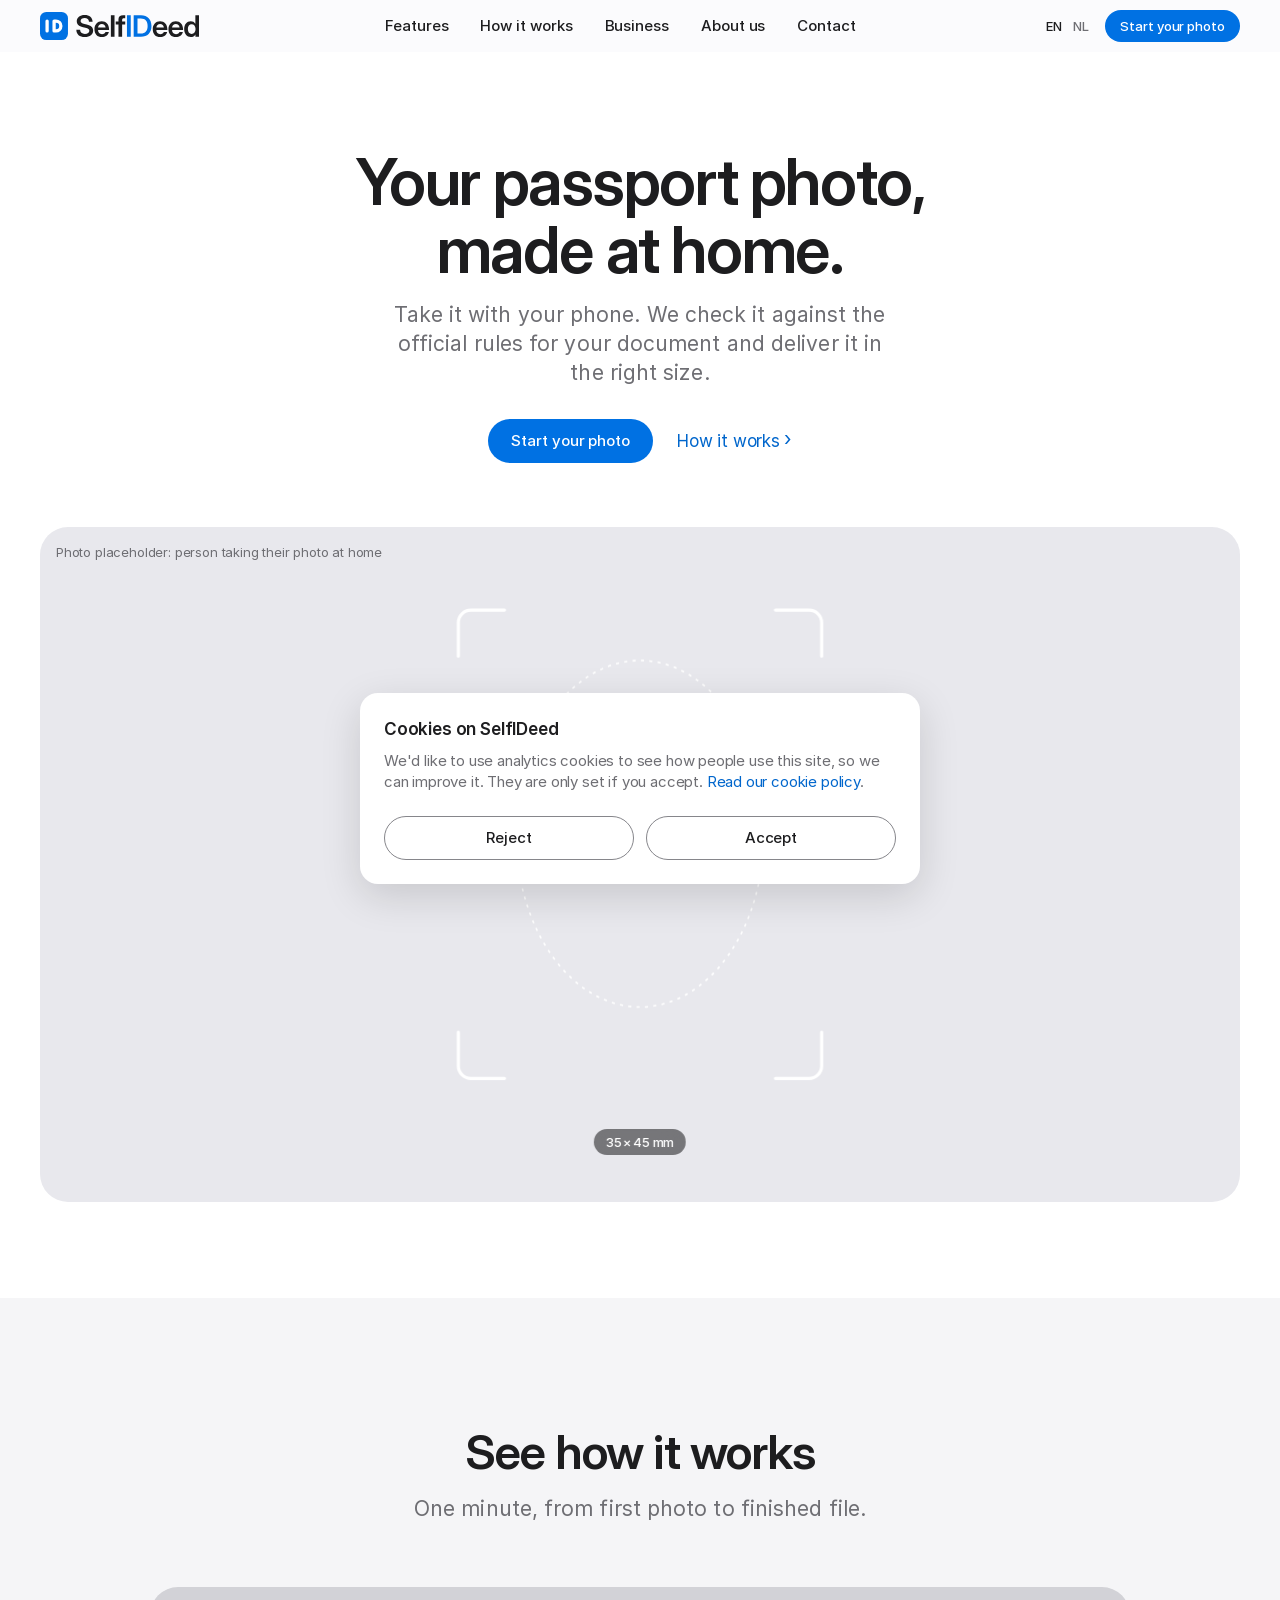
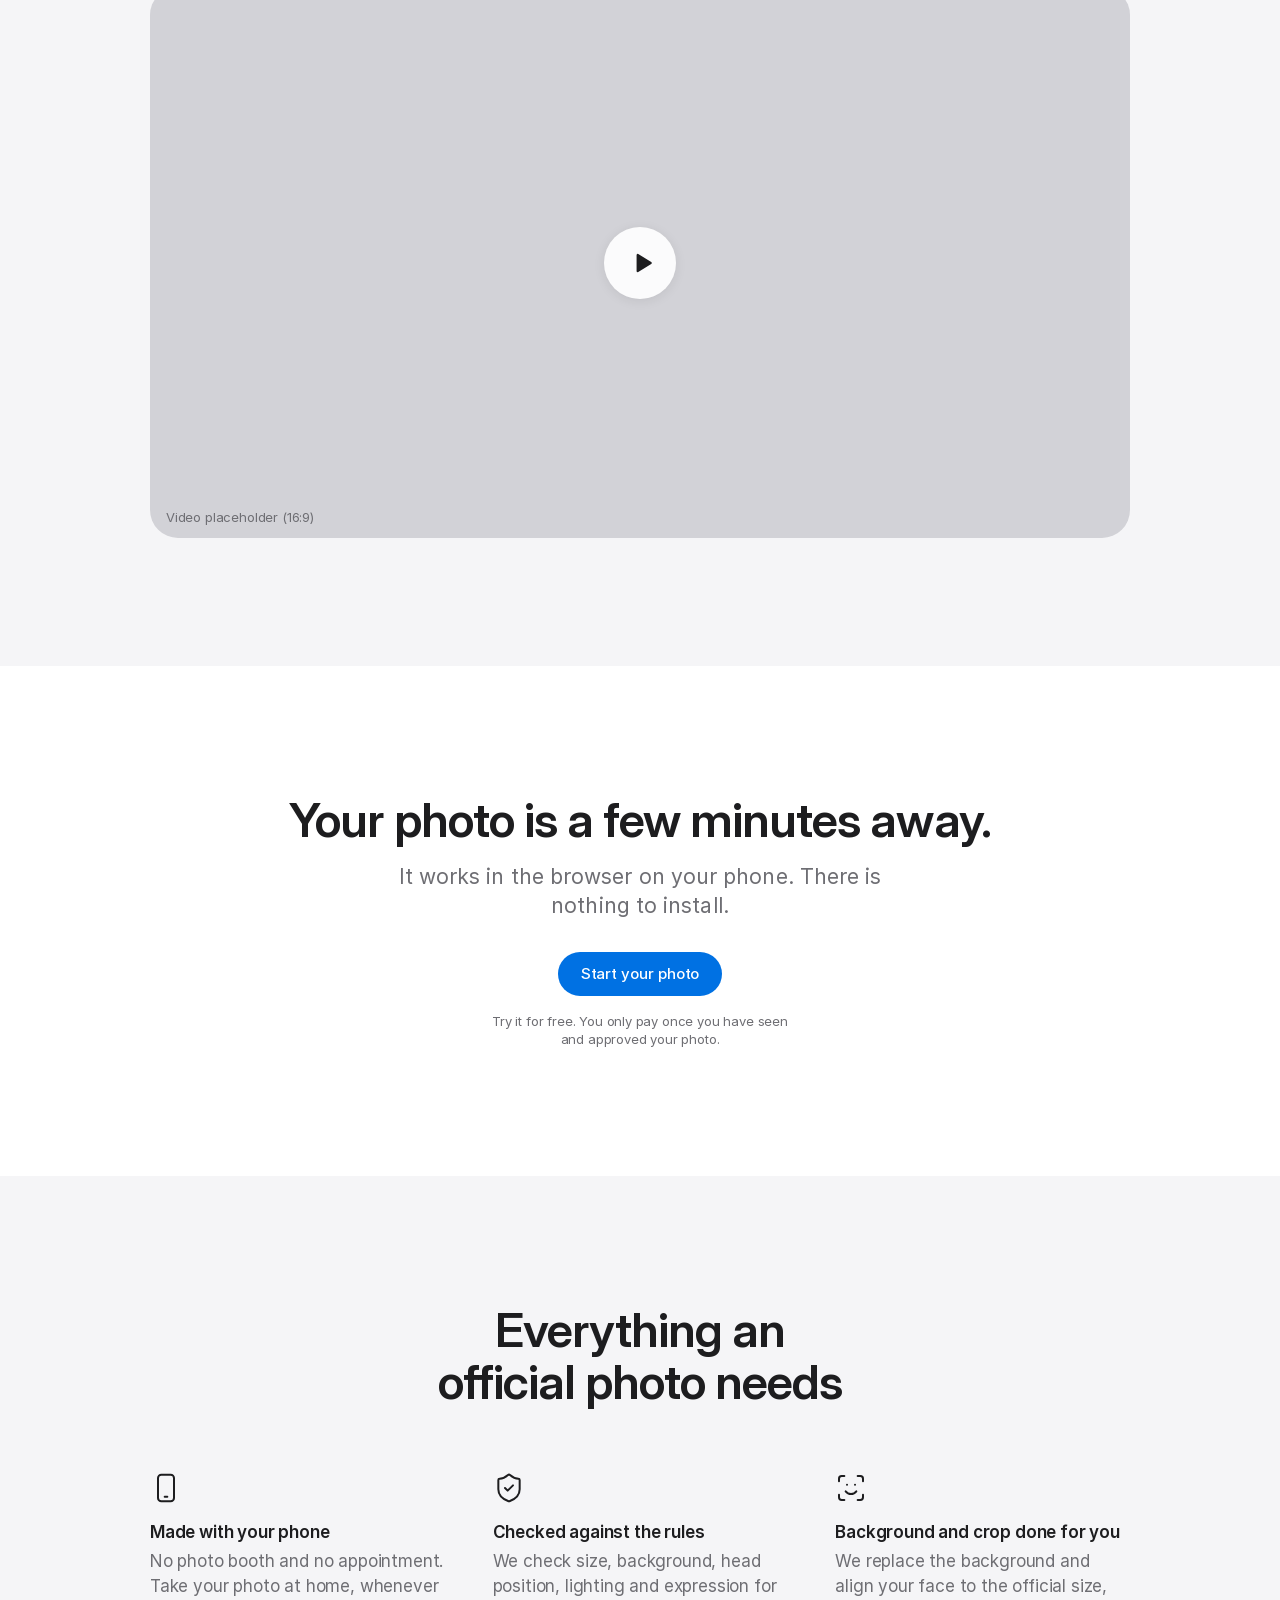
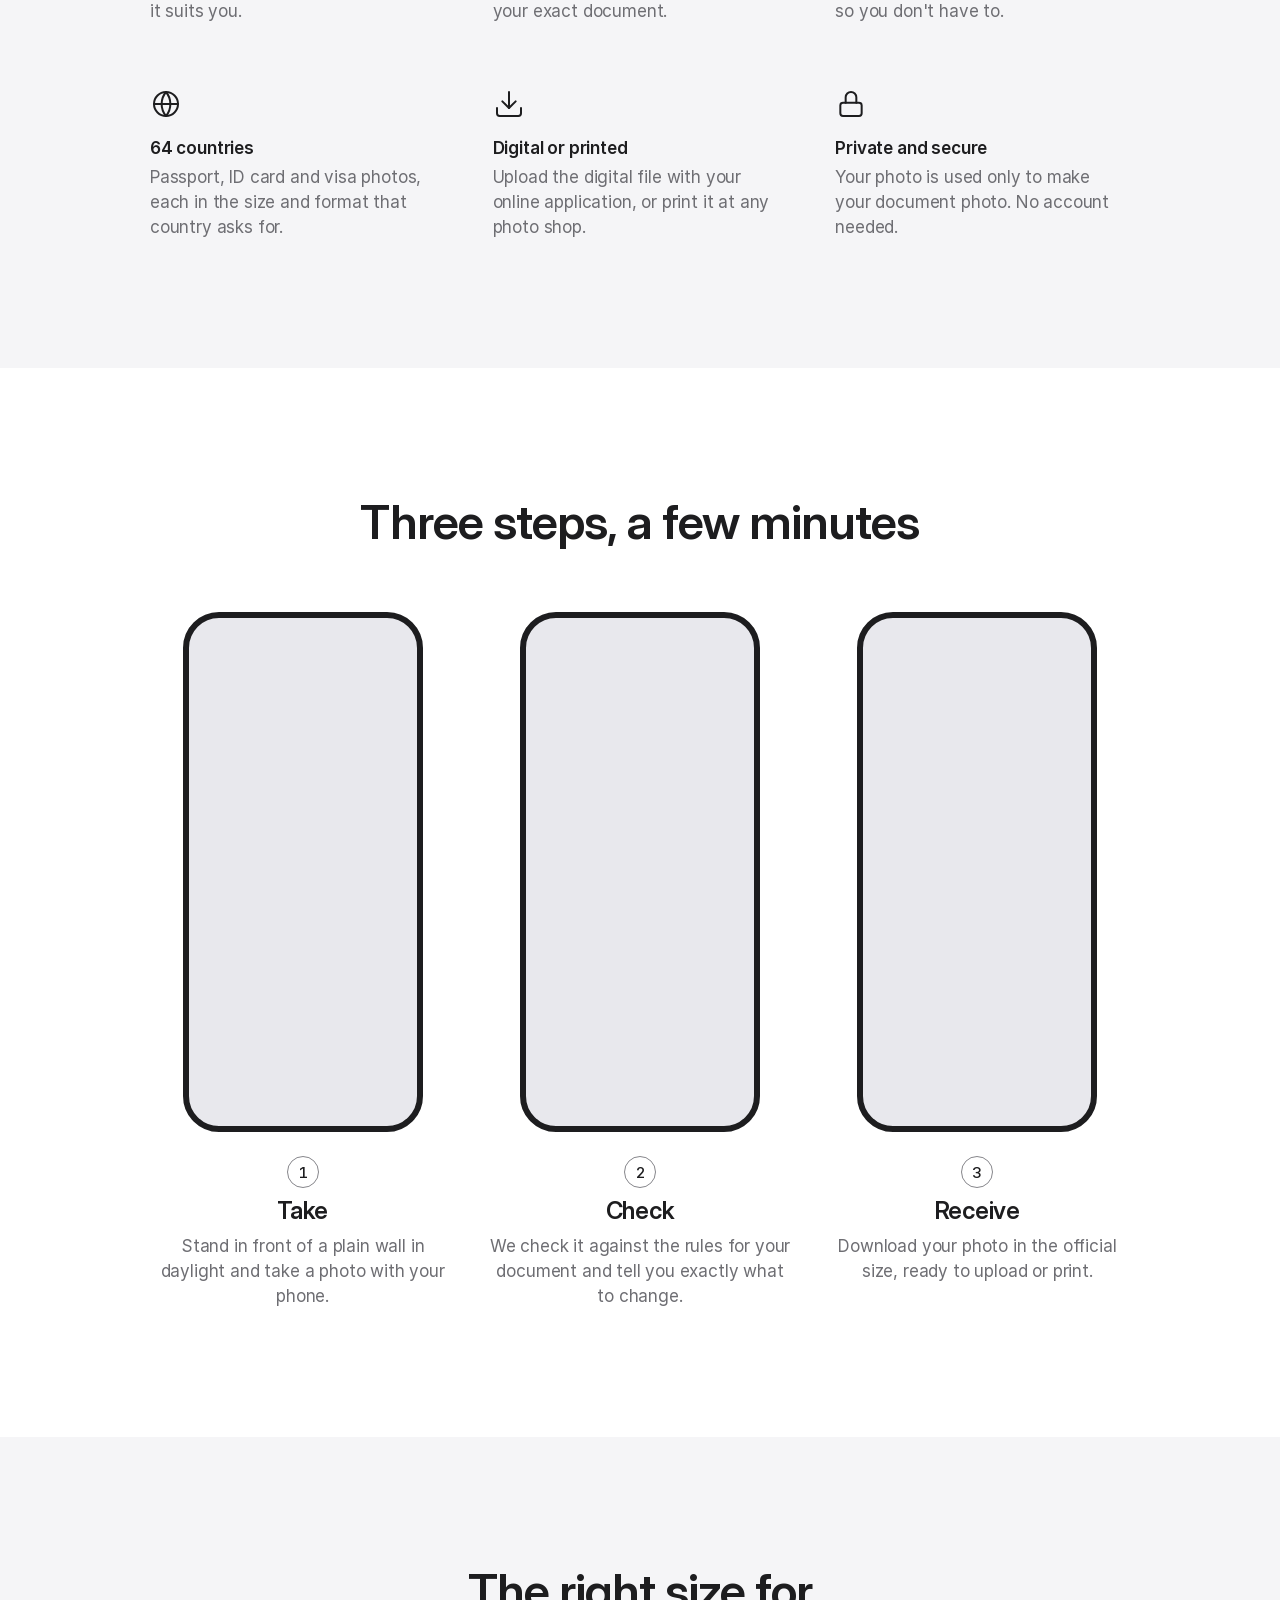
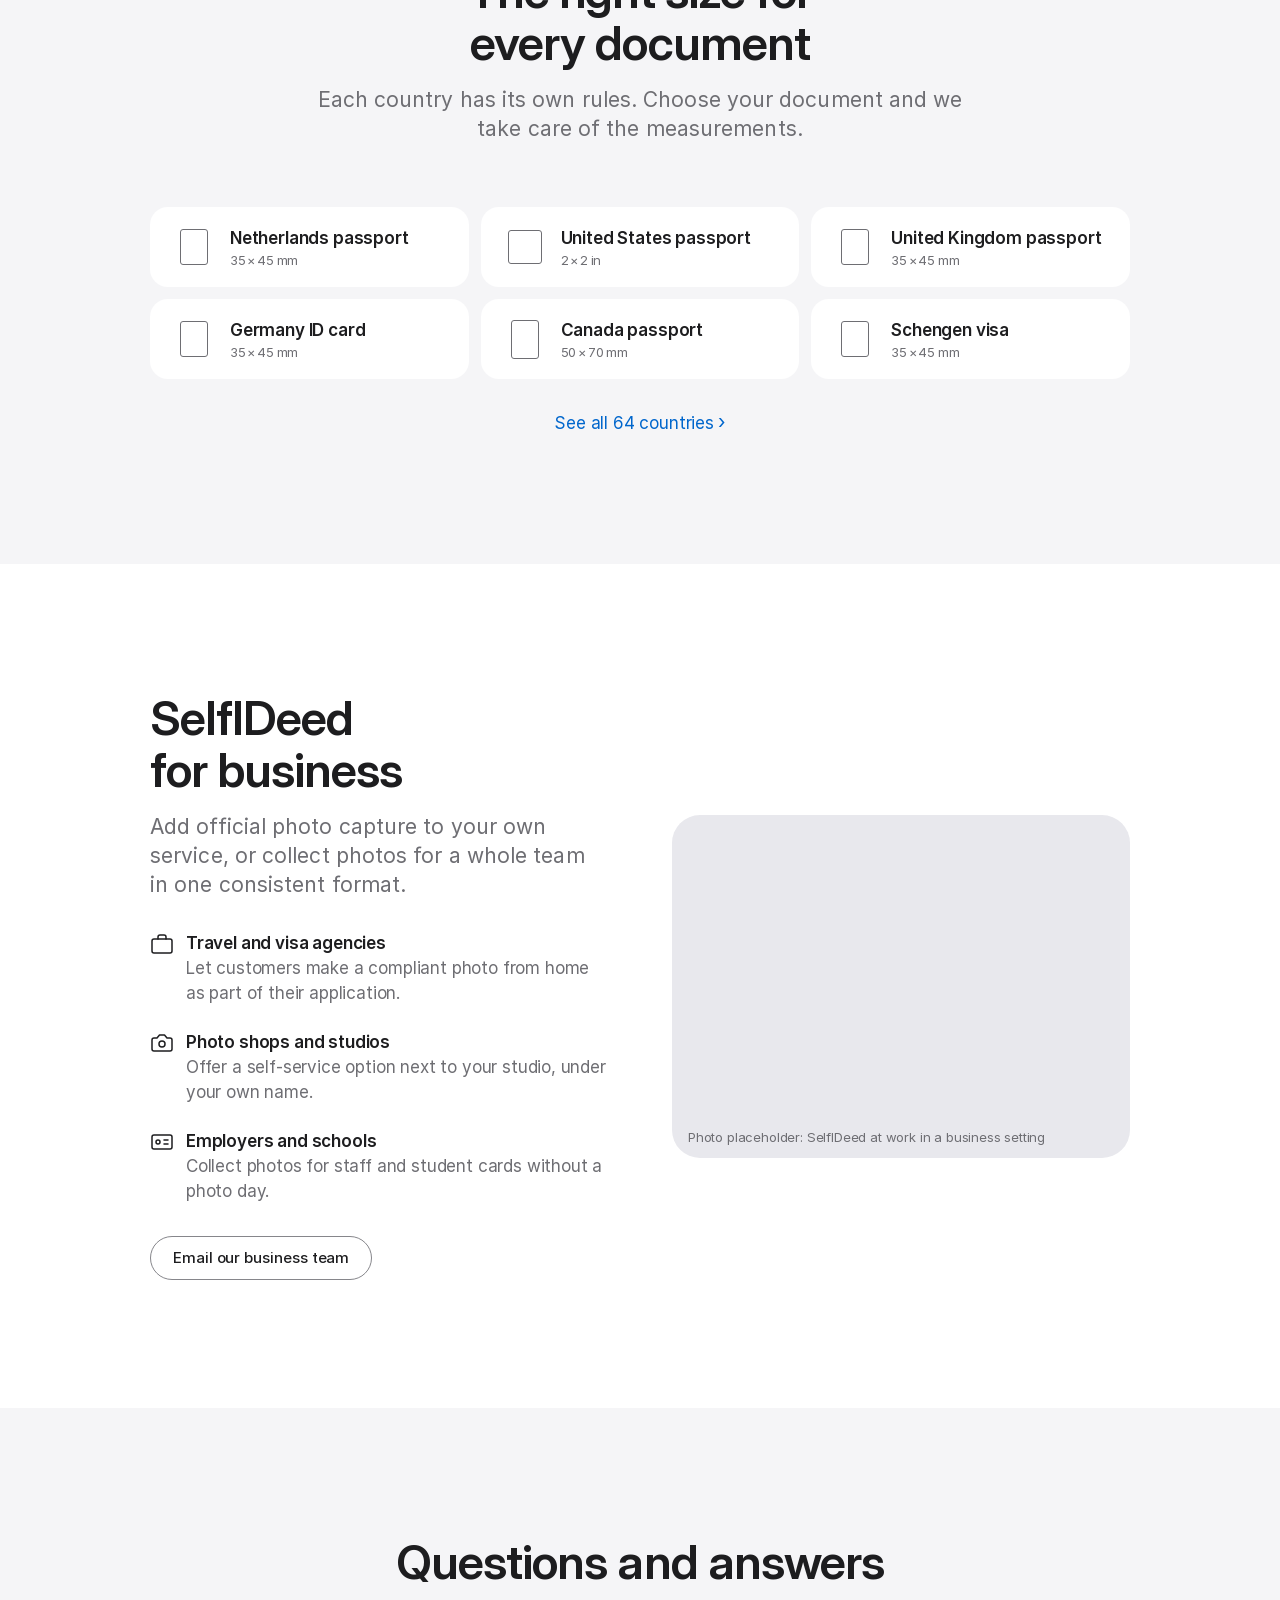
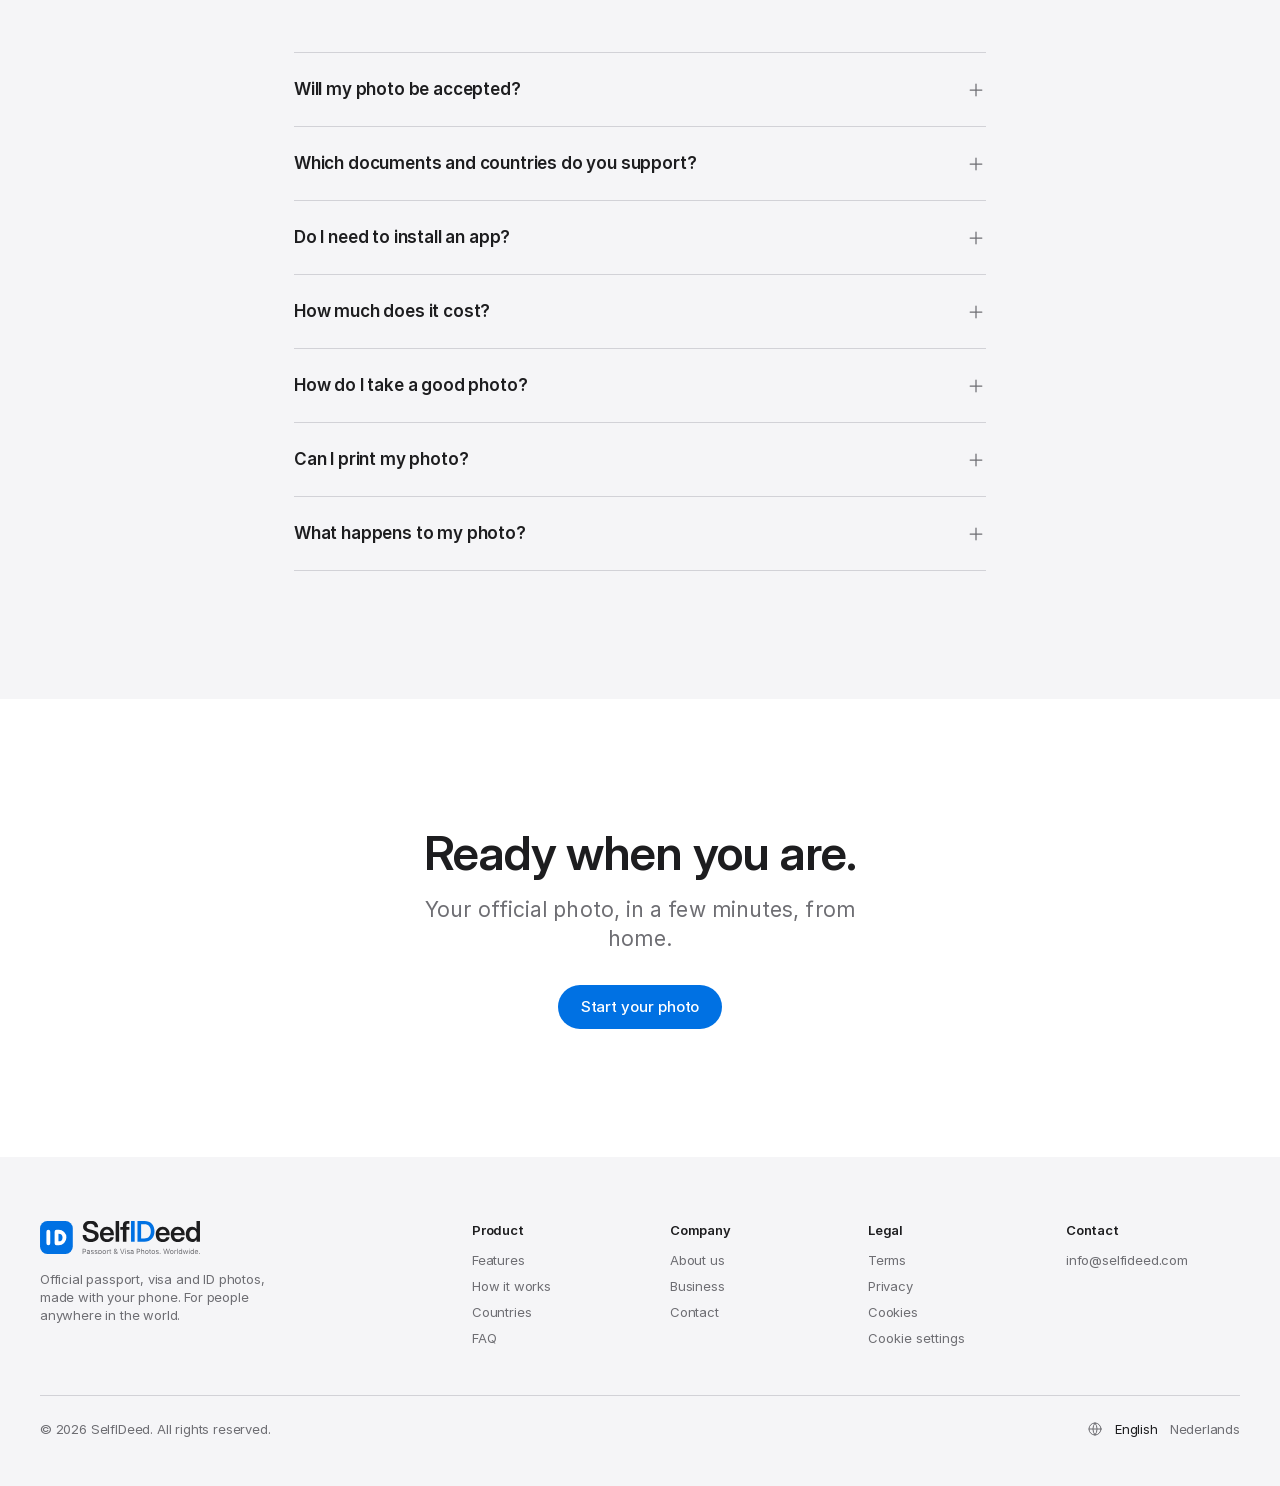
<file: index.html>
<!doctype html>
<html lang="en">
<head>
  <meta charset="utf-8">
  <meta name="viewport" content="width=device-width, initial-scale=1">
  <title>SelfIDeed</title>
  <meta name="robots" content="noindex">
  <link rel="alternate" hreflang="en" href="https://selfideed.com/en/">
  <link rel="alternate" hreflang="nl" href="https://selfideed.com/nl/">
  <link rel="icon" href="favicon.ico" sizes="48x48">
  <link rel="icon" href="favicon.svg" type="image/svg+xml">
  <script>
    /* Fallback language pick. On the live server Nginx does this before the page loads (see nginx/selfideed.conf). */
    (function () {
      var supported = ["en", "nl"];
      var pick = null;
      try { pick = localStorage.getItem("sid_lang"); } catch (e) {}
      var m = document.cookie.match(/(?:^|; )sid_lang=(en|nl)/);
      if (m) pick = m[1];
      if (supported.indexOf(pick) === -1) {
        pick = "en";
        var prefs = navigator.languages || [navigator.language || "en"];
        for (var i = 0; i < prefs.length; i++) {
          var l = String(prefs[i]).slice(0, 2).toLowerCase();
          if (supported.indexOf(l) !== -1) { pick = l; break; }
        }
      }
      location.replace(pick + (/(^|\.)selfideed\.com$/.test(location.hostname) ? "/" : "/index.html"));
    })();
  </script>
</head>
<body>
  <p><a href="en/">English</a> · <a href="nl/">Nederlands</a></p>
</body>
</html>
</file>
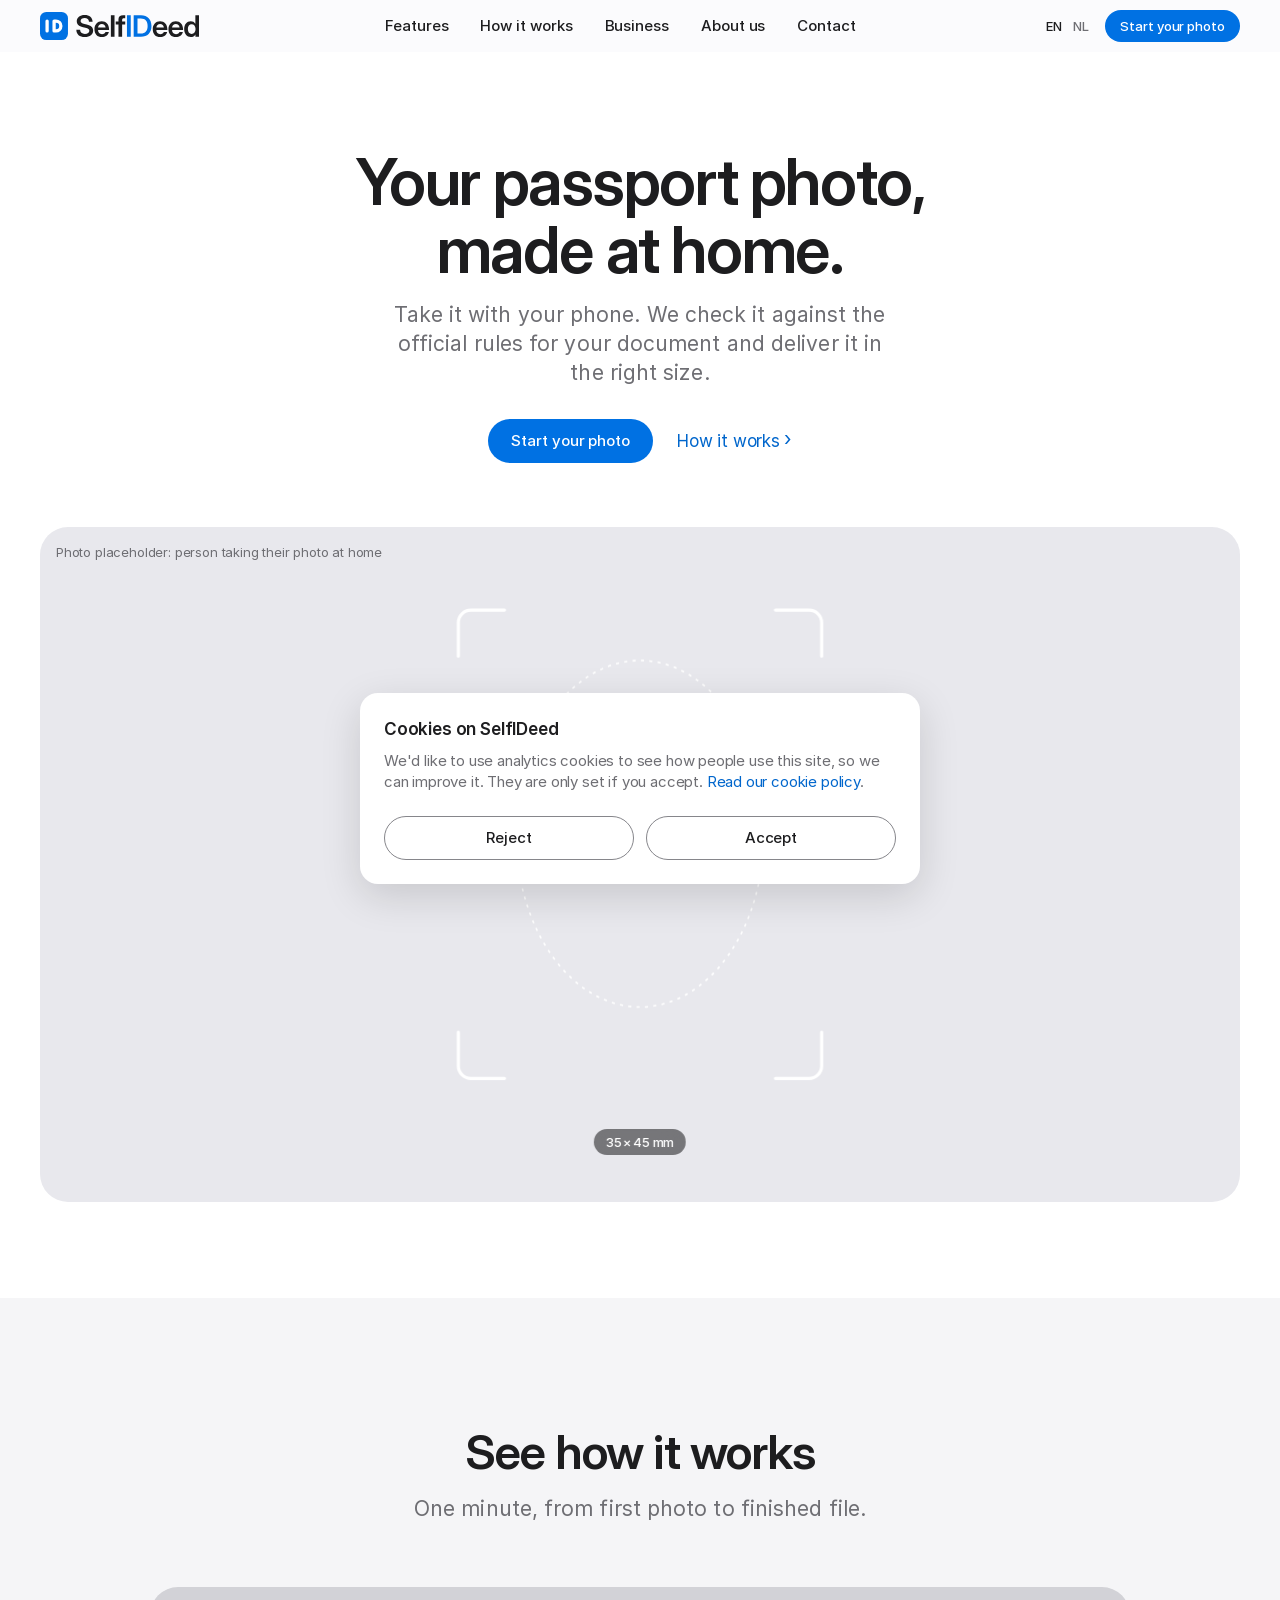
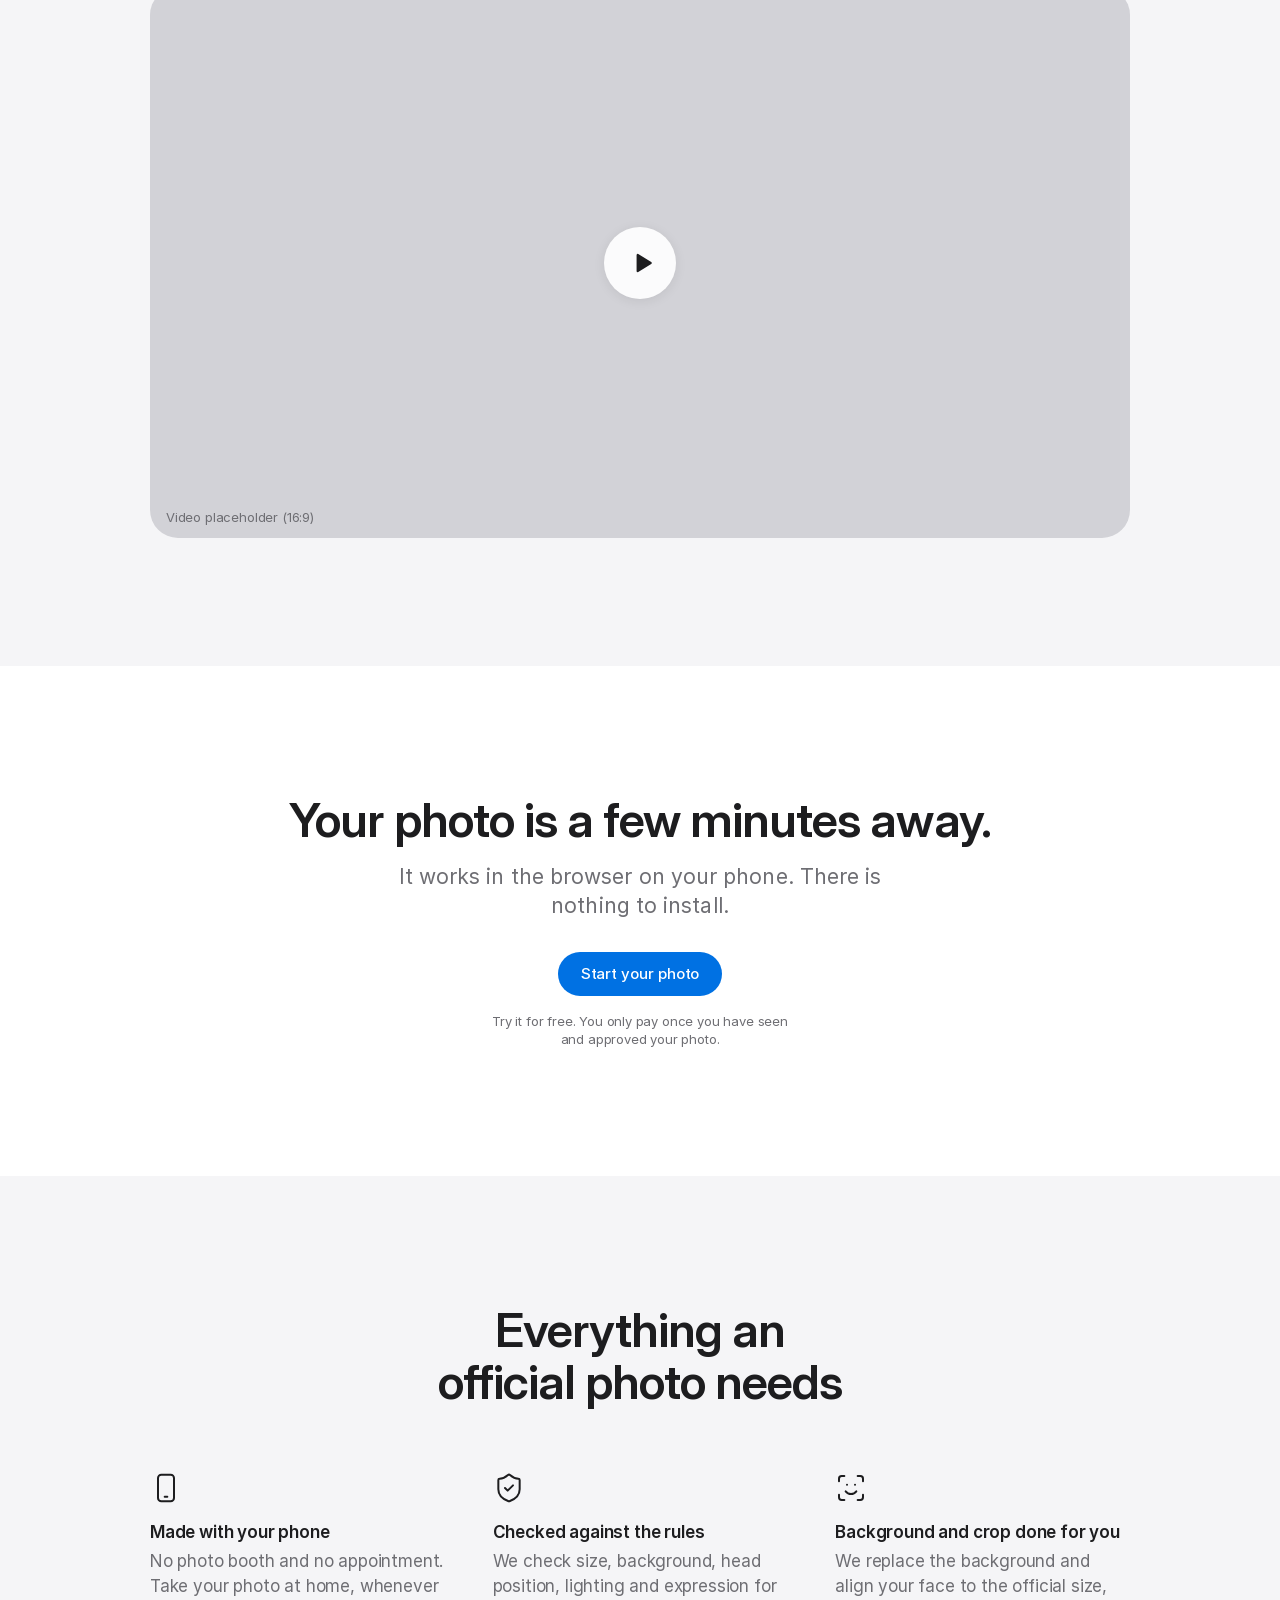
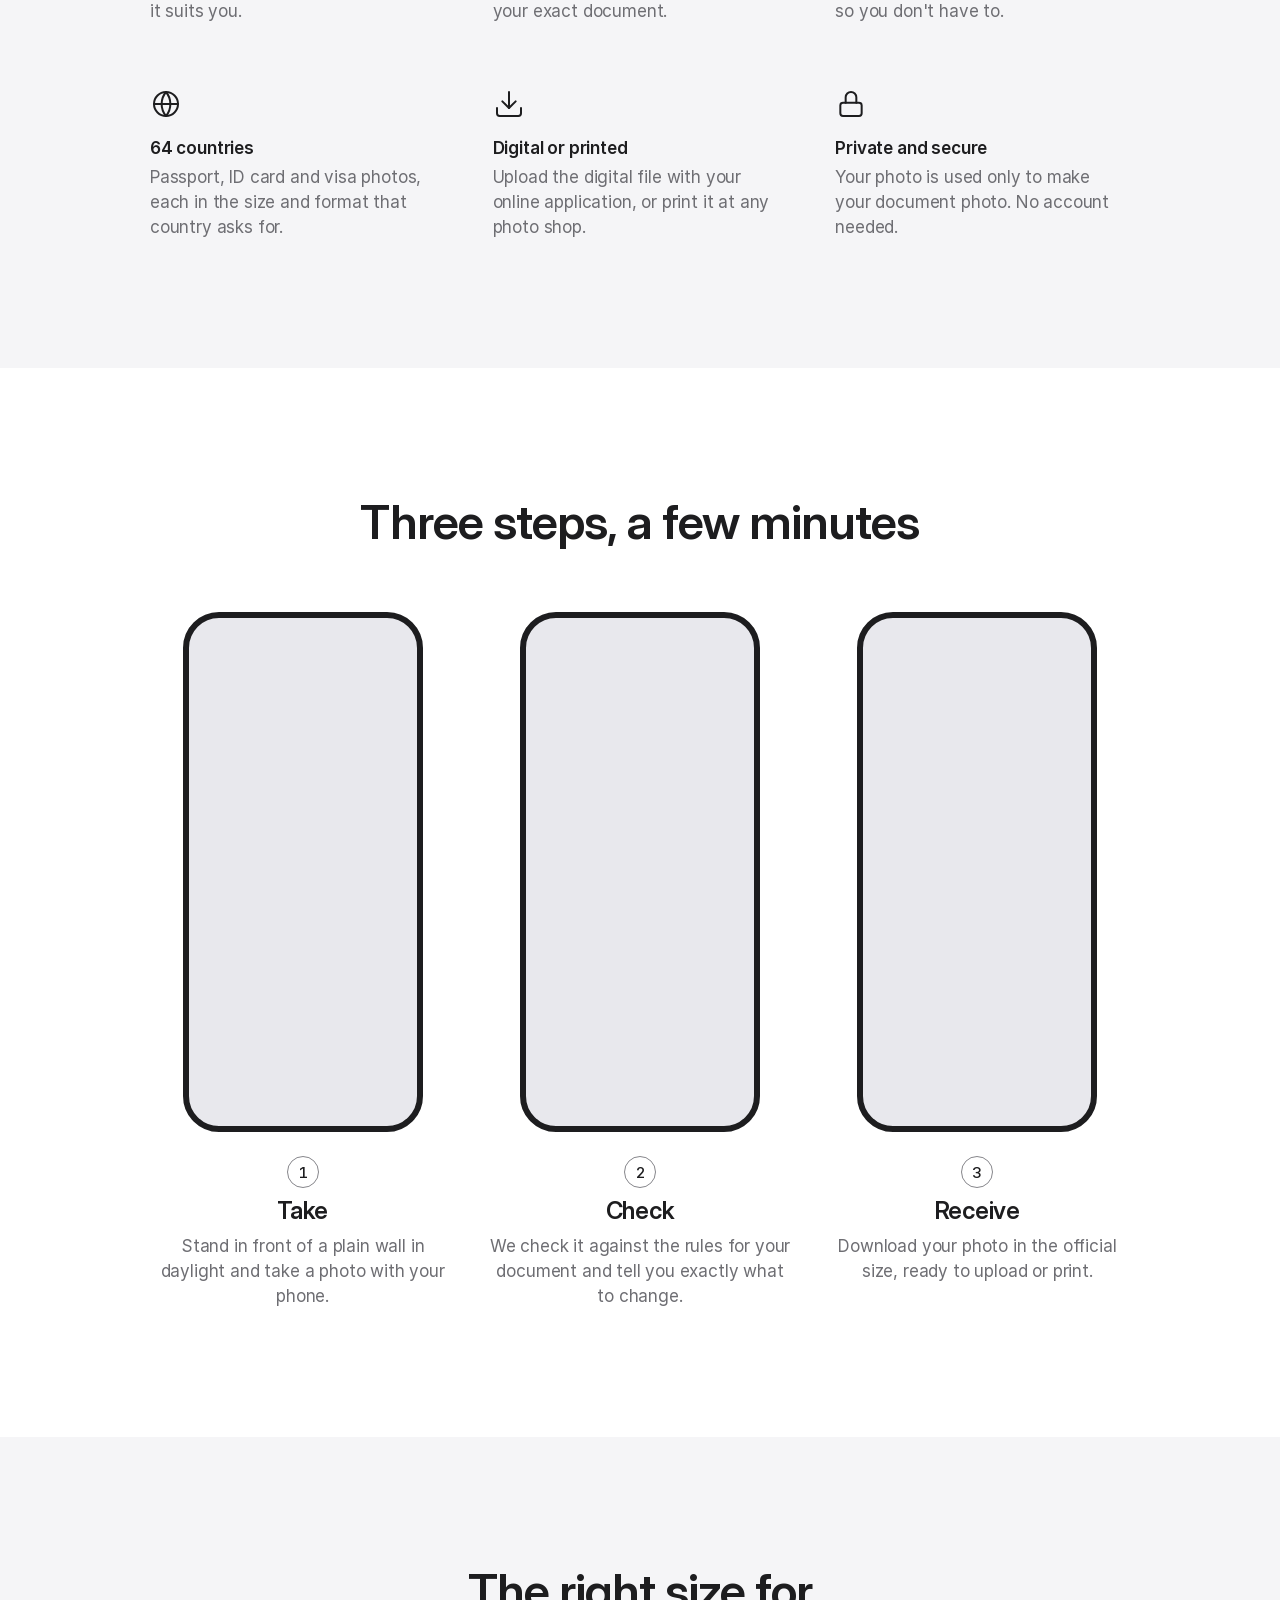
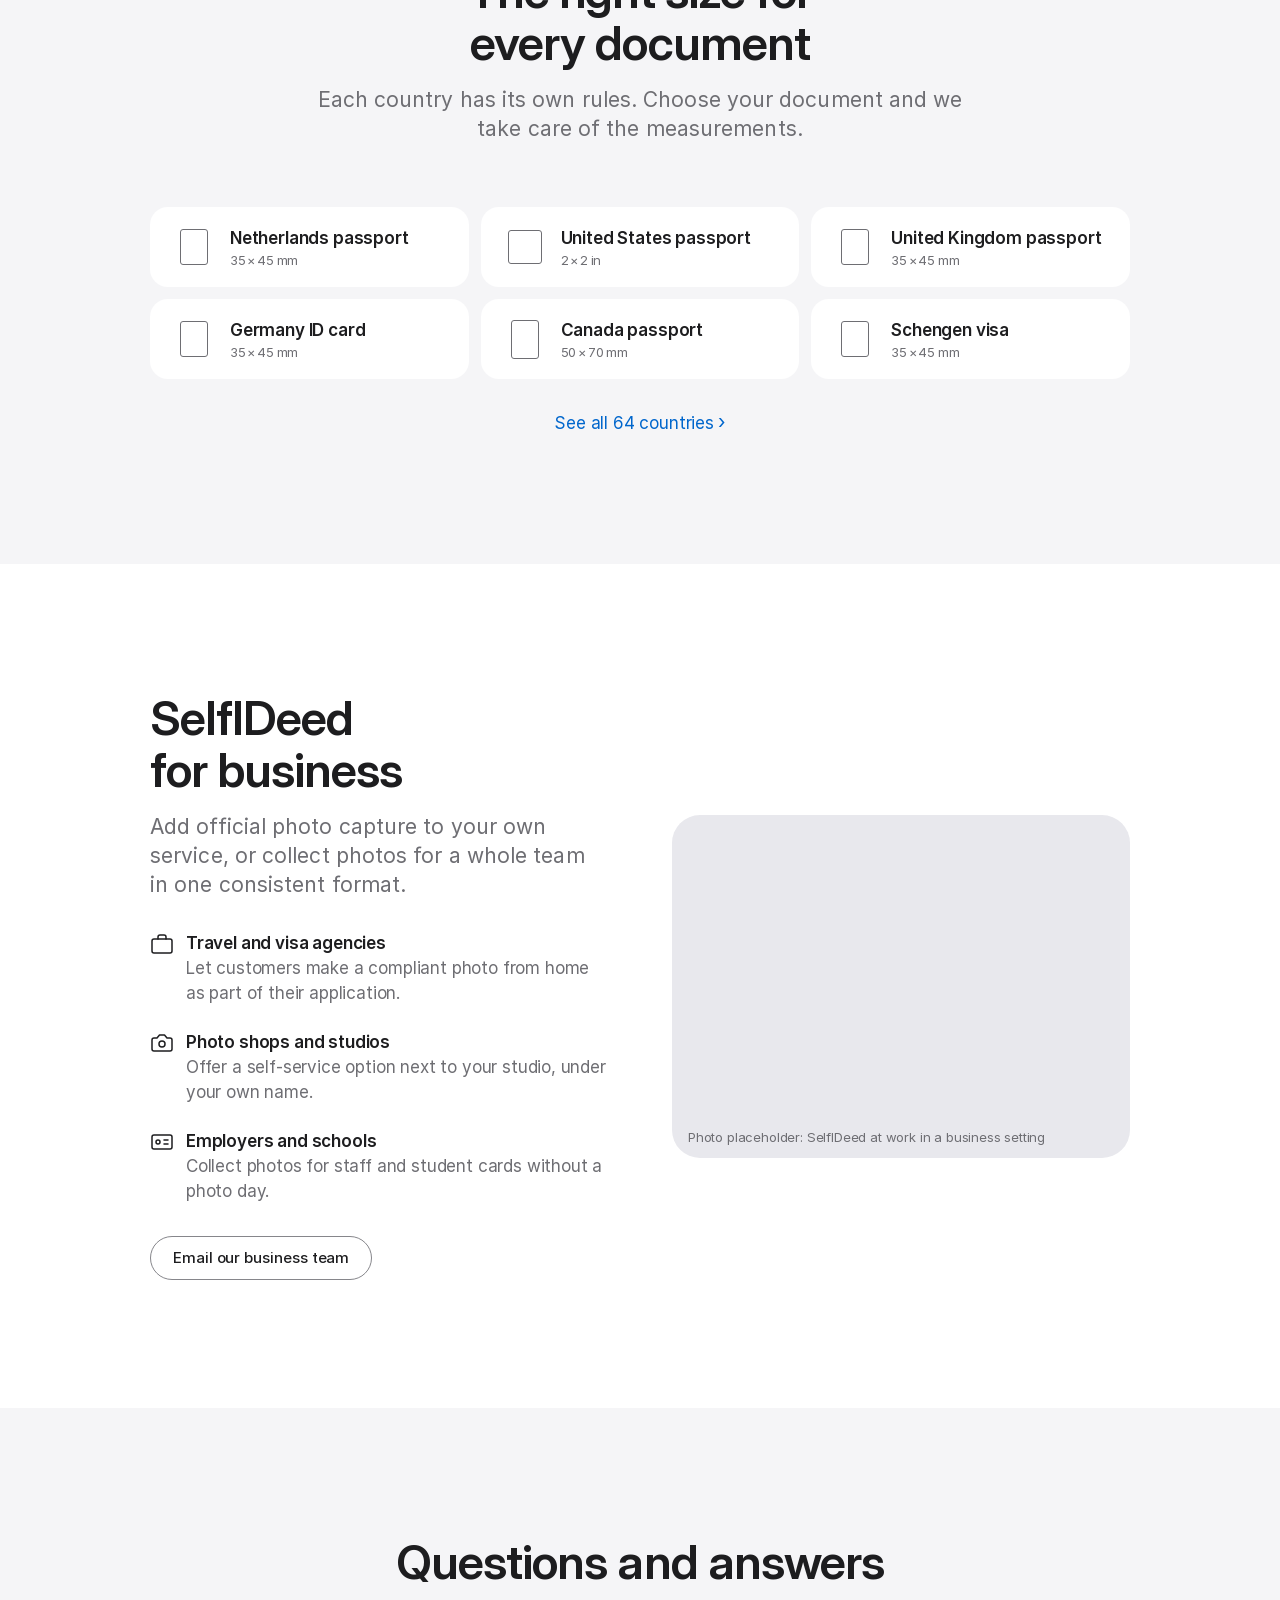
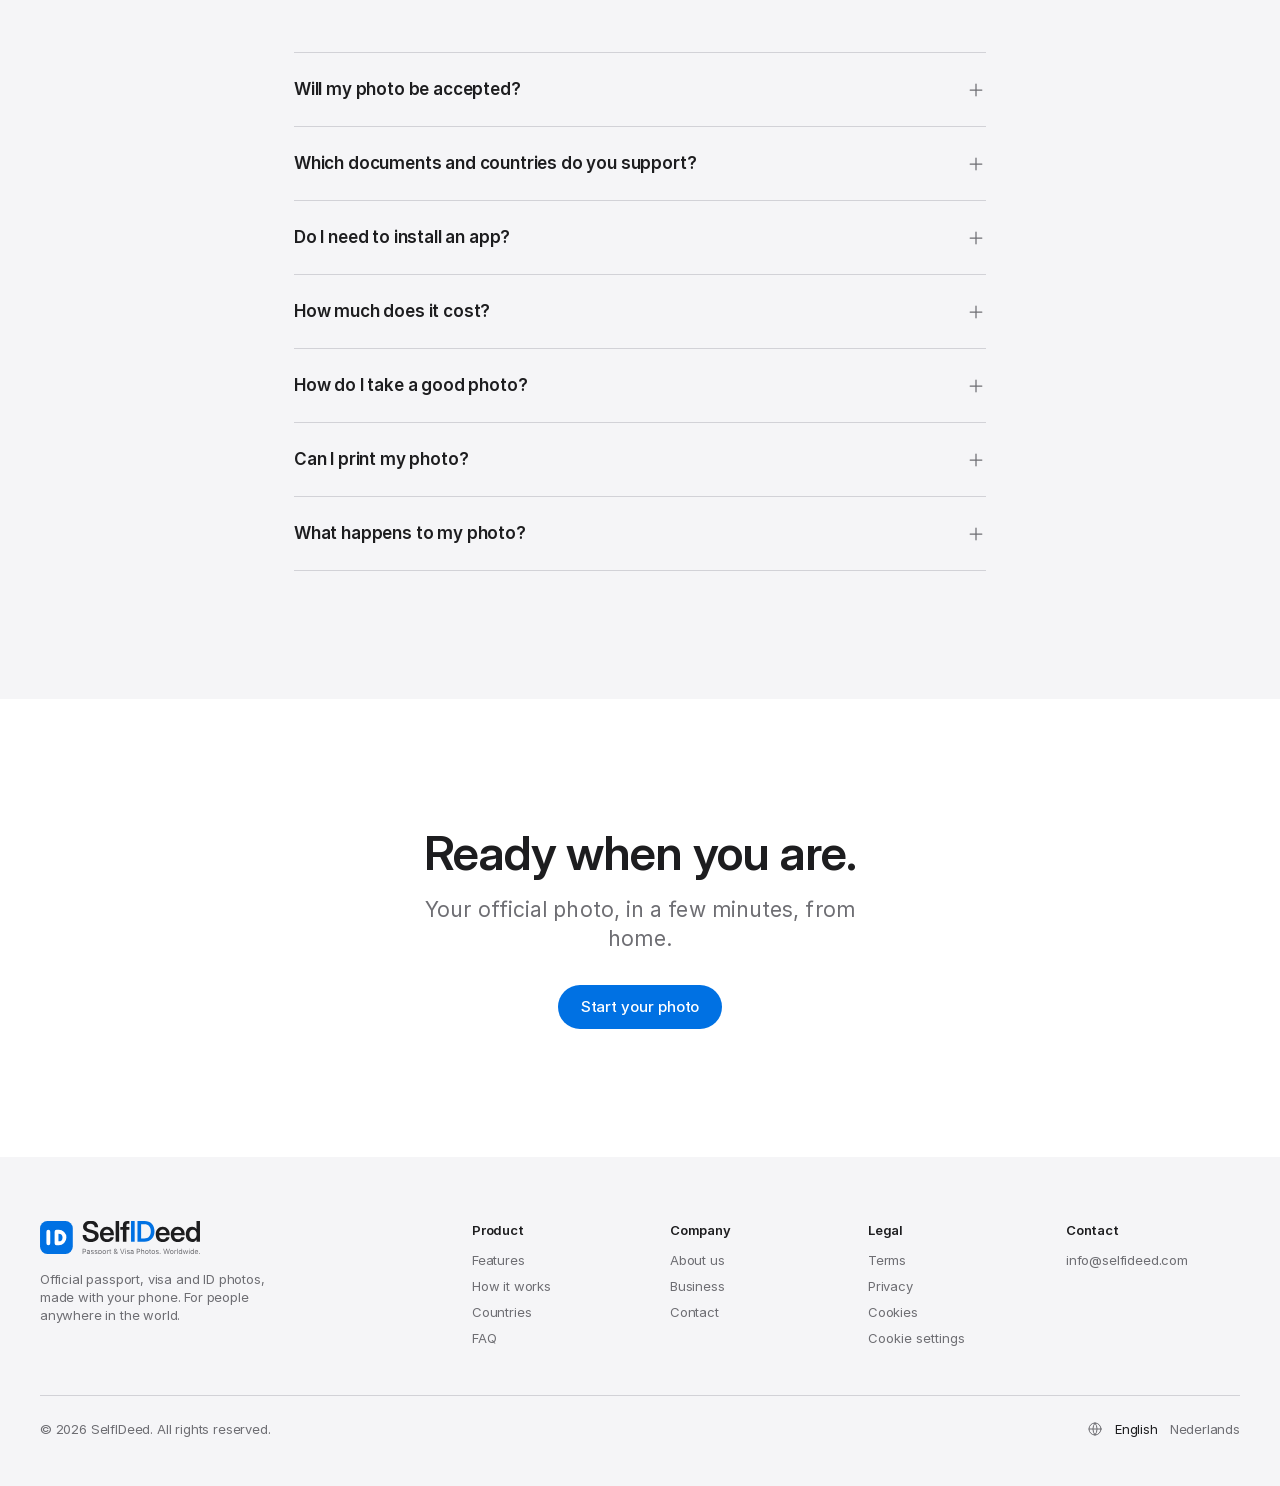
<file: en/index.html>
<!doctype html>
<html lang="en">
<head>
  <meta charset="utf-8">
  <meta name="viewport" content="width=device-width, initial-scale=1">
  <title>Passport, visa and ID photos with your phone | SelfIDeed</title>
  <meta name="description" content="Take your passport, visa or ID photo at home with your phone. SelfIDeed checks it against the official rules for your document and delivers it in the right size.">
  <link rel="canonical" href="https://selfideed.com/en/">
  <link rel="alternate" hreflang="en" href="https://selfideed.com/en/">
  <link rel="alternate" hreflang="nl" href="https://selfideed.com/nl/">
  <link rel="alternate" hreflang="x-default" href="https://selfideed.com/">

  <meta property="og:type" content="website">
  <meta property="og:site_name" content="SelfIDeed">
  <meta property="og:title" content="Passport, visa and ID photos with your phone">
  <meta property="og:description" content="Take your photo at home. We check it against the official rules for your document.">
  <meta property="og:url" content="https://selfideed.com/en/">
  <meta property="og:locale" content="en_GB">
  <meta name="twitter:card" content="summary_large_image">

  <link rel="icon" href="../favicon.ico" sizes="48x48">
  <link rel="icon" href="../favicon.svg" type="image/svg+xml">
  <link rel="apple-touch-icon" href="../apple-touch-icon.png">
  <link rel="manifest" href="../site.webmanifest">
  <meta name="theme-color" content="#ffffff">

  <link rel="preload" href="../assets/fonts/InterDisplay-SemiBold.woff2" as="font" type="font/woff2" crossorigin>
  <link rel="preload" href="../assets/fonts/Inter-Regular.woff2" as="font" type="font/woff2" crossorigin>
  <link rel="stylesheet" href="../assets/css/tokens.css">
  <link rel="stylesheet" href="../assets/css/site.css">
  <script src="../assets/js/consent.js"></script>
  <script src="../assets/js/layout.js" defer></script>

  <script type="application/ld+json">
  {
    "@context": "https://schema.org",
    "@type": "Organization",
    "name": "SelfIDeed",
    "url": "https://selfideed.com/",
    "logo": "https://selfideed.com/icon-512.png",
    "email": "info@selfideed.com"
  }
  </script>
</head>
<body data-path="">
  <div id="site-header"></div>

  <main id="main">

    <!-- 1. Intro -->
    <section class="section home-hero" aria-labelledby="hero-title">
      <div class="container container--wide">
        <h1 class="hero" id="hero-title">Your passport photo, made at home.</h1>
        <p class="body-large home-hero__intro">Take it with your phone. We check it against the official rules for your document and deliver it in the right size.</p>
        <div class="actions">
          <a class="btn btn--primary" href="https://test.selfideed.com" data-app-link>Start your photo</a>
          <a class="text-link" href="#how-it-works">How it works <span class="chev" aria-hidden="true">›</span></a>
        </div>

        <figure class="home-hero__media">
          <!-- PLACEHOLDER: replace the grey area with a real photo (person taking a selfie at home, even daylight, plain wall). -->
          <div class="capture ph">
            <span class="ph__label">Photo placeholder: person taking their photo at home</span>
            <div class="capture__frame" aria-hidden="true">
              <svg viewBox="0 0 350 450">
                <ellipse class="guide" cx="175" cy="215" rx="118" ry="165"/>
                <line class="line" x1="40" y1="190" x2="70" y2="190"/>
                <line class="line" x1="280" y1="190" x2="310" y2="190"/>
                <path class="corner c-tl" d="M2 46V14A12 12 0 0 1 14 2h32"/>
                <path class="corner c-tr" d="M304 2h32a12 12 0 0 1 12 12v32"/>
                <path class="corner c-bl" d="M2 404v32a12 12 0 0 0 12 12h32"/>
                <path class="corner c-br" d="M348 404v32a12 12 0 0 1-12 12h-32"/>
              </svg>
            </div>
            <span class="capture__size">35&thinsp;×&thinsp;45&nbsp;mm</span>
          </div>
          <figcaption class="visually-hidden">A phone camera view with the official passport photo frame of 35 by 45 millimetres.</figcaption>
        </figure>
      </div>
    </section>

    <!-- 2. Video -->
    <section class="section section--alt" id="video" aria-labelledby="video-title">
      <div class="container">
        <div class="section-head">
          <h2 class="headline-1" id="video-title">See how it works</h2>
          <p class="body-large">One minute, from first photo to finished file.</p>
        </div>
        <!-- PLACEHOLDER: replace with our own video, for example:
          <video controls playsinline preload="none" poster="../assets/video/intro-poster.jpg">
            <source src="../assets/video/intro.mp4" type="video/mp4">
          </video>
        -->
        <div class="video-frame ph">
          <span class="play" aria-hidden="true"><svg viewBox="0 0 24 24" fill="currentColor"><path d="M7 4.5v15a1 1 0 0 0 1.52.85l12-7.5a1 1 0 0 0 0-1.7l-12-7.5A1 1 0 0 0 7 4.5z"/></svg></span>
          <span class="ph__label">Video placeholder (16:9)</span>
        </div>
      </div>
    </section>

    <!-- 3. To the app -->
    <section class="section start" aria-labelledby="start-title">
      <div class="container">
        <h2 class="headline-1" id="start-title">Your photo is a few minutes away.</h2>
        <p class="body-large">It works in the browser on your phone. There is nothing to install.</p>
        <div class="actions">
          <a class="btn btn--primary" href="https://test.selfideed.com" data-app-link>Start your photo</a>
        </div>
        <p class="start__note secondary">Try it for free. You only pay once you have seen and approved your photo.</p>
      </div>
    </section>

    <!-- 4. Features -->
    <section class="section section--alt" id="features" aria-labelledby="features-title">
      <div class="container">
        <div class="section-head">
          <h2 class="headline-1" id="features-title">Everything an official photo needs</h2>
        </div>
        <ul class="features">
          <li class="feature">
            <svg viewBox="0 0 24 24" fill="none" stroke="currentColor" stroke-linecap="round" stroke-linejoin="round" aria-hidden="true"><rect x="6" y="2" width="12" height="20" rx="2.5"/><path d="M11 18.5h2"/></svg>
            <h3>Made with your phone</h3>
            <p>No photo booth and no appointment. Take your photo at home, whenever it suits you.</p>
          </li>
          <li class="feature">
            <svg viewBox="0 0 24 24" fill="none" stroke="currentColor" stroke-linecap="round" stroke-linejoin="round" aria-hidden="true"><path d="M20 13c0 5-3.5 7.5-7.66 8.95a1 1 0 0 1-.67-.01C7.5 20.5 4 18 4 13V6a1 1 0 0 1 1-1c2 0 4.5-1.2 6.24-2.72a1.17 1.17 0 0 1 1.52 0C14.51 3.81 17 5 19 5a1 1 0 0 1 1 1z"/><path d="m9 12 2 2 4-4"/></svg>
            <h3>Checked against the rules</h3>
            <p>We check size, background, head position, lighting and expression for your exact document.</p>
          </li>
          <li class="feature">
            <svg viewBox="0 0 24 24" fill="none" stroke="currentColor" stroke-linecap="round" stroke-linejoin="round" aria-hidden="true"><path d="M3 7V5a2 2 0 0 1 2-2h2M17 3h2a2 2 0 0 1 2 2v2M21 17v2a2 2 0 0 1-2 2h-2M7 21H5a2 2 0 0 1-2-2v-2"/><path d="M8 14.5s1.5 2 4 2 4-2 4-2"/><path d="M9 9.5h.01M15 9.5h.01"/></svg>
            <h3>Background and crop done for you</h3>
            <p>We replace the background and align your face to the official size, so you don't have to.</p>
          </li>
          <li class="feature">
            <svg viewBox="0 0 24 24" fill="none" stroke="currentColor" stroke-linecap="round" stroke-linejoin="round" aria-hidden="true"><circle cx="12" cy="12" r="9"/><path d="M3 12h18M12 3a14 14 0 0 1 0 18M12 3a14 14 0 0 0 0 18"/></svg>
            <h3>64 countries</h3>
            <p>Passport, ID card and visa photos, each in the size and format that country asks for.</p>
          </li>
          <li class="feature">
            <svg viewBox="0 0 24 24" fill="none" stroke="currentColor" stroke-linecap="round" stroke-linejoin="round" aria-hidden="true"><path d="M21 15v4a2 2 0 0 1-2 2H5a2 2 0 0 1-2-2v-4"/><path d="m7 10 5 5 5-5"/><path d="M12 15V3"/></svg>
            <h3>Digital or printed</h3>
            <p>Upload the digital file with your online application, or print it at any photo shop.</p>
          </li>
          <li class="feature">
            <svg viewBox="0 0 24 24" fill="none" stroke="currentColor" stroke-linecap="round" stroke-linejoin="round" aria-hidden="true"><rect x="4" y="11" width="16" height="10" rx="2"/><path d="M8 11V7a4 4 0 0 1 8 0v4"/></svg>
            <h3>Private and secure</h3>
            <p>Your photo is used only to make your document photo. No account needed.</p>
          </li>
        </ul>
      </div>
    </section>

    <!-- 5. How it works -->
    <section class="section" id="how-it-works" aria-labelledby="how-title">
      <div class="container">
        <div class="section-head">
          <h2 class="headline-1" id="how-title">Three steps, a few minutes</h2>
        </div>
        <ol class="steps">
          <li class="step">
            <!-- PLACEHOLDER: app screenshot "Take" -->
            <div class="step__screen ph" role="img" aria-label="App screen: taking the photo"></div>
            <div>
              <span class="step__num" aria-hidden="true">1</span>
              <h3 class="headline-3">Take</h3>
              <p>Stand in front of a plain wall in daylight and take a photo with your phone.</p>
            </div>
          </li>
          <li class="step">
            <!-- PLACEHOLDER: app screenshot "Check" -->
            <div class="step__screen ph" role="img" aria-label="App screen: the photo check"></div>
            <div>
              <span class="step__num" aria-hidden="true">2</span>
              <h3 class="headline-3">Check</h3>
              <p>We check it against the rules for your document and tell you exactly what to change.</p>
            </div>
          </li>
          <li class="step">
            <!-- PLACEHOLDER: app screenshot "Receive" -->
            <div class="step__screen ph" role="img" aria-label="App screen: the finished photo"></div>
            <div>
              <span class="step__num" aria-hidden="true">3</span>
              <h3 class="headline-3">Receive</h3>
              <p>Download your photo in the official size, ready to upload or print.</p>
            </div>
          </li>
        </ol>
      </div>
    </section>

    <!-- 6. Countries (PLACEHOLDER data: the full list comes from the Excel file) -->
    <section class="section section--alt" id="countries" aria-labelledby="countries-title">
      <div class="container">
        <div class="section-head">
          <h2 class="headline-1" id="countries-title">The right size for every document</h2>
          <p class="body-large">Each country has its own rules. Choose your document and we take care of the measurements.</p>
        </div>
        <ul class="docs">
          <li><a class="doc" href="countries/#netherlands">
            <span class="doc__shape" aria-hidden="true"><span style="width:28px;height:36px"></span></span>
            <span class="doc__text"><strong>Netherlands passport</strong><span>35&thinsp;×&thinsp;45&nbsp;mm</span></span>
          </a></li>
          <li><a class="doc" href="countries/#united-states">
            <span class="doc__shape" aria-hidden="true"><span style="width:34px;height:34px"></span></span>
            <span class="doc__text"><strong>United States passport</strong><span>2&thinsp;×&thinsp;2&nbsp;in</span></span>
          </a></li>
          <li><a class="doc" href="countries/#united-kingdom">
            <span class="doc__shape" aria-hidden="true"><span style="width:28px;height:36px"></span></span>
            <span class="doc__text"><strong>United Kingdom passport</strong><span>35&thinsp;×&thinsp;45&nbsp;mm</span></span>
          </a></li>
          <li><a class="doc" href="countries/#germany">
            <span class="doc__shape" aria-hidden="true"><span style="width:28px;height:36px"></span></span>
            <span class="doc__text"><strong>Germany ID card</strong><span>35&thinsp;×&thinsp;45&nbsp;mm</span></span>
          </a></li>
          <li><a class="doc" href="countries/#canada">
            <span class="doc__shape" aria-hidden="true"><span style="width:28px;height:39px"></span></span>
            <span class="doc__text"><strong>Canada passport</strong><span>50&thinsp;×&thinsp;70&nbsp;mm</span></span>
          </a></li>
          <li><a class="doc" href="countries/#schengen">
            <span class="doc__shape" aria-hidden="true"><span style="width:28px;height:36px"></span></span>
            <span class="doc__text"><strong>Schengen visa</strong><span>35&thinsp;×&thinsp;45&nbsp;mm</span></span>
          </a></li>
        </ul>
        <p class="docs-more"><a class="text-link" href="countries/">See all 64 countries <span class="chev" aria-hidden="true">›</span></a></p>
      </div>
    </section>

    <!-- 7. Business (PLACEHOLDER copy: to be confirmed) -->
    <section class="section" id="business" aria-labelledby="business-title">
      <div class="container">
        <div class="business">
          <div class="business__copy">
            <h2 class="headline-1" id="business-title">SelfIDeed for business</h2>
            <p class="body-large">Add official photo capture to your own service, or collect photos for a whole team in one consistent format.</p>
            <ul class="business__list">
              <li>
                <svg viewBox="0 0 24 24" fill="none" stroke="currentColor" stroke-width="1.5" stroke-linecap="round" stroke-linejoin="round" aria-hidden="true"><rect x="2" y="7" width="20" height="14" rx="2"/><path d="M16 7V5a2 2 0 0 0-2-2h-4a2 2 0 0 0-2 2v2"/></svg>
                <div><strong>Travel and visa agencies</strong><span>Let customers make a compliant photo from home as part of their application.</span></div>
              </li>
              <li>
                <svg viewBox="0 0 24 24" fill="none" stroke="currentColor" stroke-width="1.5" stroke-linecap="round" stroke-linejoin="round" aria-hidden="true"><path d="M14.5 4h-5L7 7H4a2 2 0 0 0-2 2v9a2 2 0 0 0 2 2h16a2 2 0 0 0 2-2V9a2 2 0 0 0-2-2h-3z"/><circle cx="12" cy="13" r="3"/></svg>
                <div><strong>Photo shops and studios</strong><span>Offer a self-service option next to your studio, under your own name.</span></div>
              </li>
              <li>
                <svg viewBox="0 0 24 24" fill="none" stroke="currentColor" stroke-width="1.5" stroke-linecap="round" stroke-linejoin="round" aria-hidden="true"><rect x="2" y="5" width="20" height="14" rx="2"/><circle cx="8" cy="12" r="2"/><path d="M14 10h4M14 14h4"/></svg>
                <div><strong>Employers and schools</strong><span>Collect photos for staff and student cards without a photo day.</span></div>
              </li>
            </ul>
            <div class="actions">
              <a class="btn btn--secondary" href="mailto:info@selfideed.com?subject=SelfIDeed%20for%20business">Email our business team</a>
            </div>
          </div>
          <!-- PLACEHOLDER: business photo -->
          <div class="business__media ph"><span class="ph__label">Photo placeholder: SelfIDeed at work in a business setting</span></div>
        </div>
      </div>
    </section>

    <!-- 8. FAQ -->
    <section class="section section--alt" id="faq" aria-labelledby="faq-title">
      <div class="container">
        <div class="section-head">
          <h2 class="headline-1" id="faq-title">Questions and answers</h2>
        </div>
        <div class="faq">
          <details>
            <summary>Will my photo be accepted?<svg viewBox="0 0 24 24" fill="none" stroke="currentColor" stroke-width="1.5" stroke-linecap="round" aria-hidden="true"><path d="M12 5v14M5 12h14"/></svg></summary>
            <div class="answer"><p>We check every photo against the official rules for your document: size, background, head position, lighting and expression. If something is wrong, we tell you what to change. The final decision is always made by the authority that issues your document. If a photo we made is rejected, you can ask for a refund under our <a href="legal/#terms">terms</a>.</p></div>
          </details>
          <details>
            <summary>Which documents and countries do you support?<svg viewBox="0 0 24 24" fill="none" stroke="currentColor" stroke-width="1.5" stroke-linecap="round" aria-hidden="true"><path d="M12 5v14M5 12h14"/></svg></summary>
            <div class="answer"><p>Passport, ID card and visa photos for 64 countries. <a href="countries/">See all countries</a>.</p></div>
          </details>
          <details>
            <summary>Do I need to install an app?<svg viewBox="0 0 24 24" fill="none" stroke="currentColor" stroke-width="1.5" stroke-linecap="round" aria-hidden="true"><path d="M12 5v14M5 12h14"/></svg></summary>
            <div class="answer"><p>No. SelfIDeed works in the browser on your phone, and you don't need an account.</p></div>
          </details>
          <details>
            <summary>How much does it cost?<svg viewBox="0 0 24 24" fill="none" stroke="currentColor" stroke-width="1.5" stroke-linecap="round" aria-hidden="true"><path d="M12 5v14M5 12h14"/></svg></summary>
            <div class="answer"><p>You can try it for free. The price for your document is shown in the app, and you only pay once you have seen and approved your photo.</p></div>
          </details>
          <details>
            <summary>How do I take a good photo?<svg viewBox="0 0 24 24" fill="none" stroke="currentColor" stroke-width="1.5" stroke-linecap="round" aria-hidden="true"><path d="M12 5v14M5 12h14"/></svg></summary>
            <div class="answer"><p>Stand about an arm's length from a plain, light wall, facing a window. Hold the phone at eye level, look straight into the camera and keep a neutral expression. Take off your glasses and keep your hair away from your face.</p></div>
          </details>
          <details>
            <summary>Can I print my photo?<svg viewBox="0 0 24 24" fill="none" stroke="currentColor" stroke-width="1.5" stroke-linecap="round" aria-hidden="true"><path d="M12 5v14M5 12h14"/></svg></summary>
            <div class="answer"><p>Yes. You get a digital file for online applications, which you can also print at any photo shop.</p></div>
          </details>
          <details>
            <summary>What happens to my photo?<svg viewBox="0 0 24 24" fill="none" stroke="currentColor" stroke-width="1.5" stroke-linecap="round" aria-hidden="true"><path d="M12 5v14M5 12h14"/></svg></summary>
            <div class="answer"><p>We use your photo only to make your document photo, and we never sell your data. Our <a href="legal/#privacy">privacy policy</a> explains how long we keep it and how to have it deleted.</p></div>
          </details>
        </div>
      </div>
    </section>

    <!-- Closing call to action -->
    <section class="section closing" aria-labelledby="closing-title">
      <div class="container">
        <h2 class="headline-1" id="closing-title">Ready when you are.</h2>
        <p class="body-large">Your official photo, in a few minutes, from home.</p>
        <div class="actions">
          <a class="btn btn--primary" href="https://test.selfideed.com" data-app-link>Start your photo</a>
        </div>
      </div>
    </section>

  </main>

  <div id="site-footer"></div>

  <script type="application/ld+json">
  {
    "@context": "https://schema.org",
    "@type": "FAQPage",
    "mainEntity": [
      { "@type": "Question", "name": "Will my photo be accepted?", "acceptedAnswer": { "@type": "Answer", "text": "We check every photo against the official rules for your document: size, background, head position, lighting and expression. If something is wrong, we tell you what to change. The final decision is always made by the authority that issues your document." } },
      { "@type": "Question", "name": "Which documents and countries do you support?", "acceptedAnswer": { "@type": "Answer", "text": "Passport, ID card and visa photos for 64 countries." } },
      { "@type": "Question", "name": "Do I need to install an app?", "acceptedAnswer": { "@type": "Answer", "text": "No. SelfIDeed works in the browser on your phone, and you don't need an account." } },
      { "@type": "Question", "name": "How much does it cost?", "acceptedAnswer": { "@type": "Answer", "text": "You can try it for free. The price for your document is shown in the app, and you only pay once you have seen and approved your photo." } },
      { "@type": "Question", "name": "How do I take a good photo?", "acceptedAnswer": { "@type": "Answer", "text": "Stand about an arm's length from a plain, light wall, facing a window. Hold the phone at eye level, look straight into the camera and keep a neutral expression. Take off your glasses and keep your hair away from your face." } },
      { "@type": "Question", "name": "Can I print my photo?", "acceptedAnswer": { "@type": "Answer", "text": "Yes. You get a digital file for online applications, which you can also print at any photo shop." } },
      { "@type": "Question", "name": "What happens to my photo?", "acceptedAnswer": { "@type": "Answer", "text": "We use your photo only to make your document photo, and we never sell your data. Our privacy policy explains how long we keep it and how to have it deleted." } }
    ]
  }
  </script>
</body>
</html>
</file>
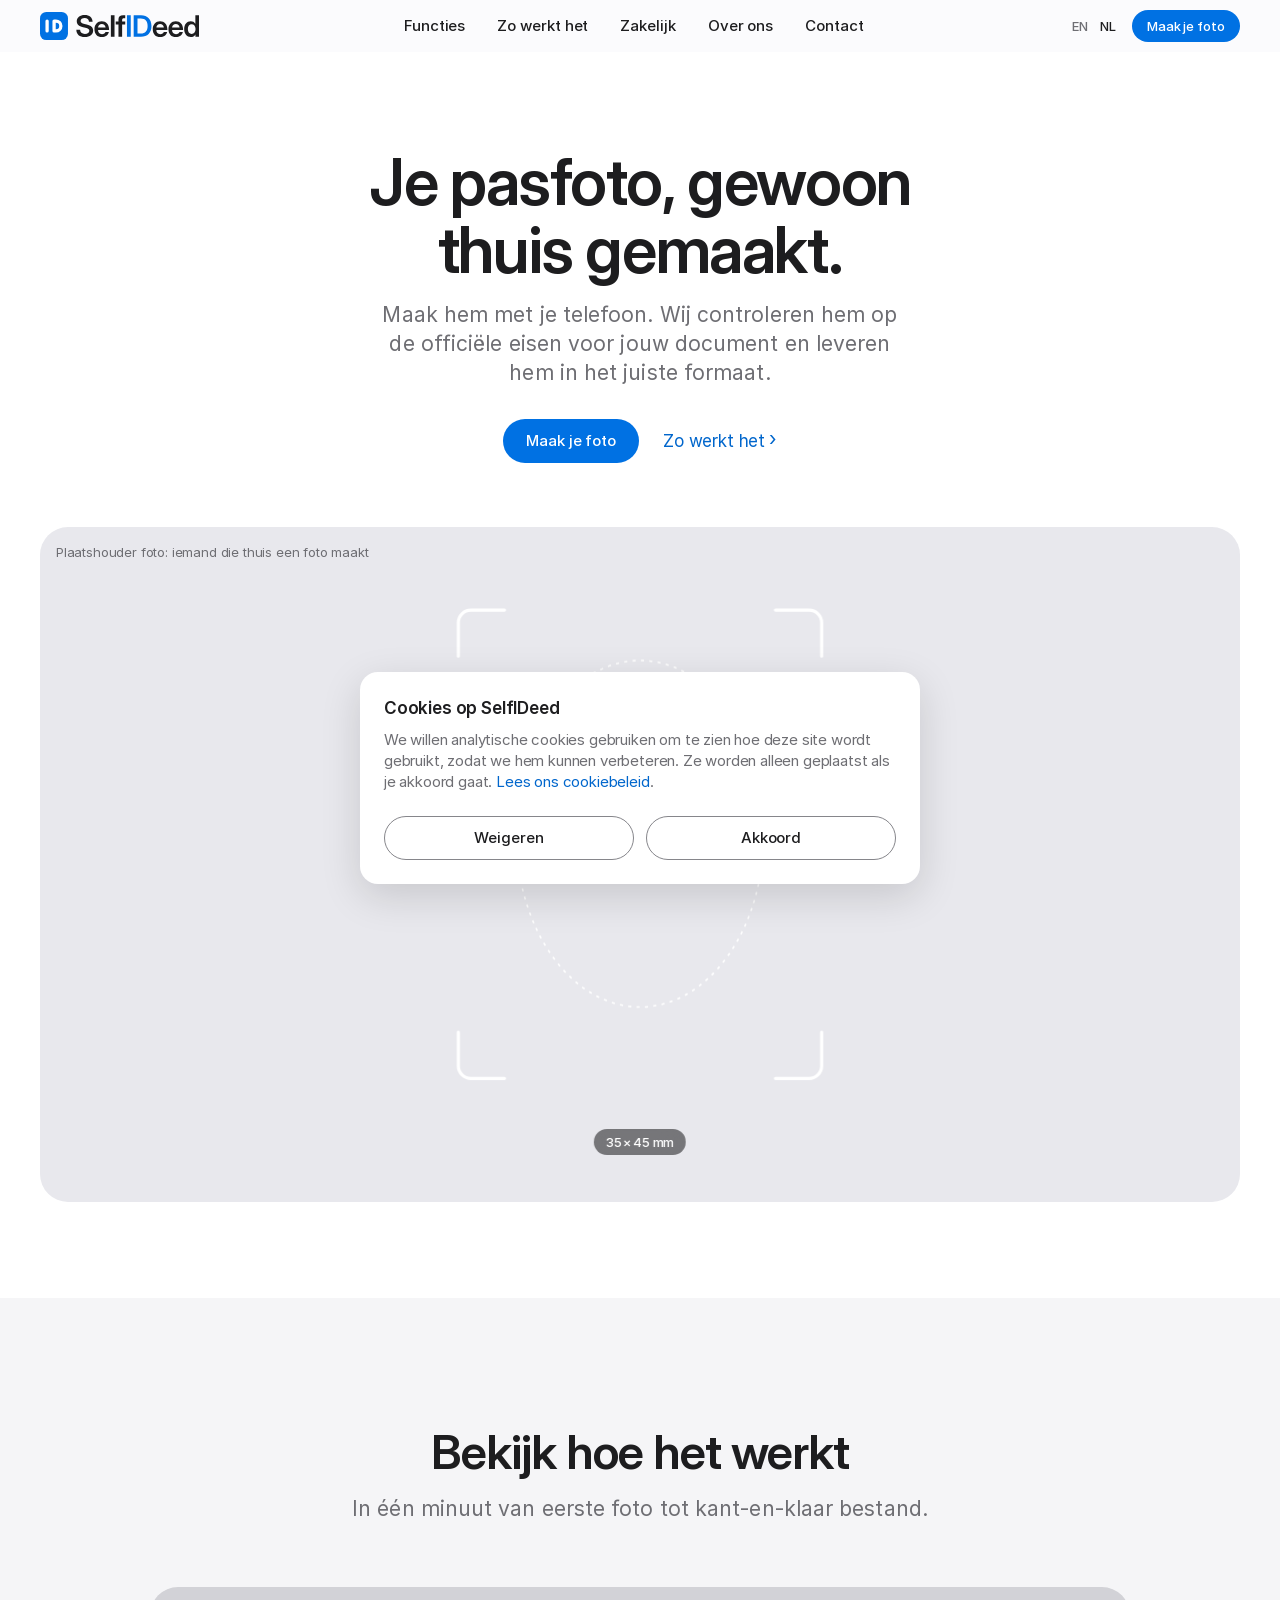
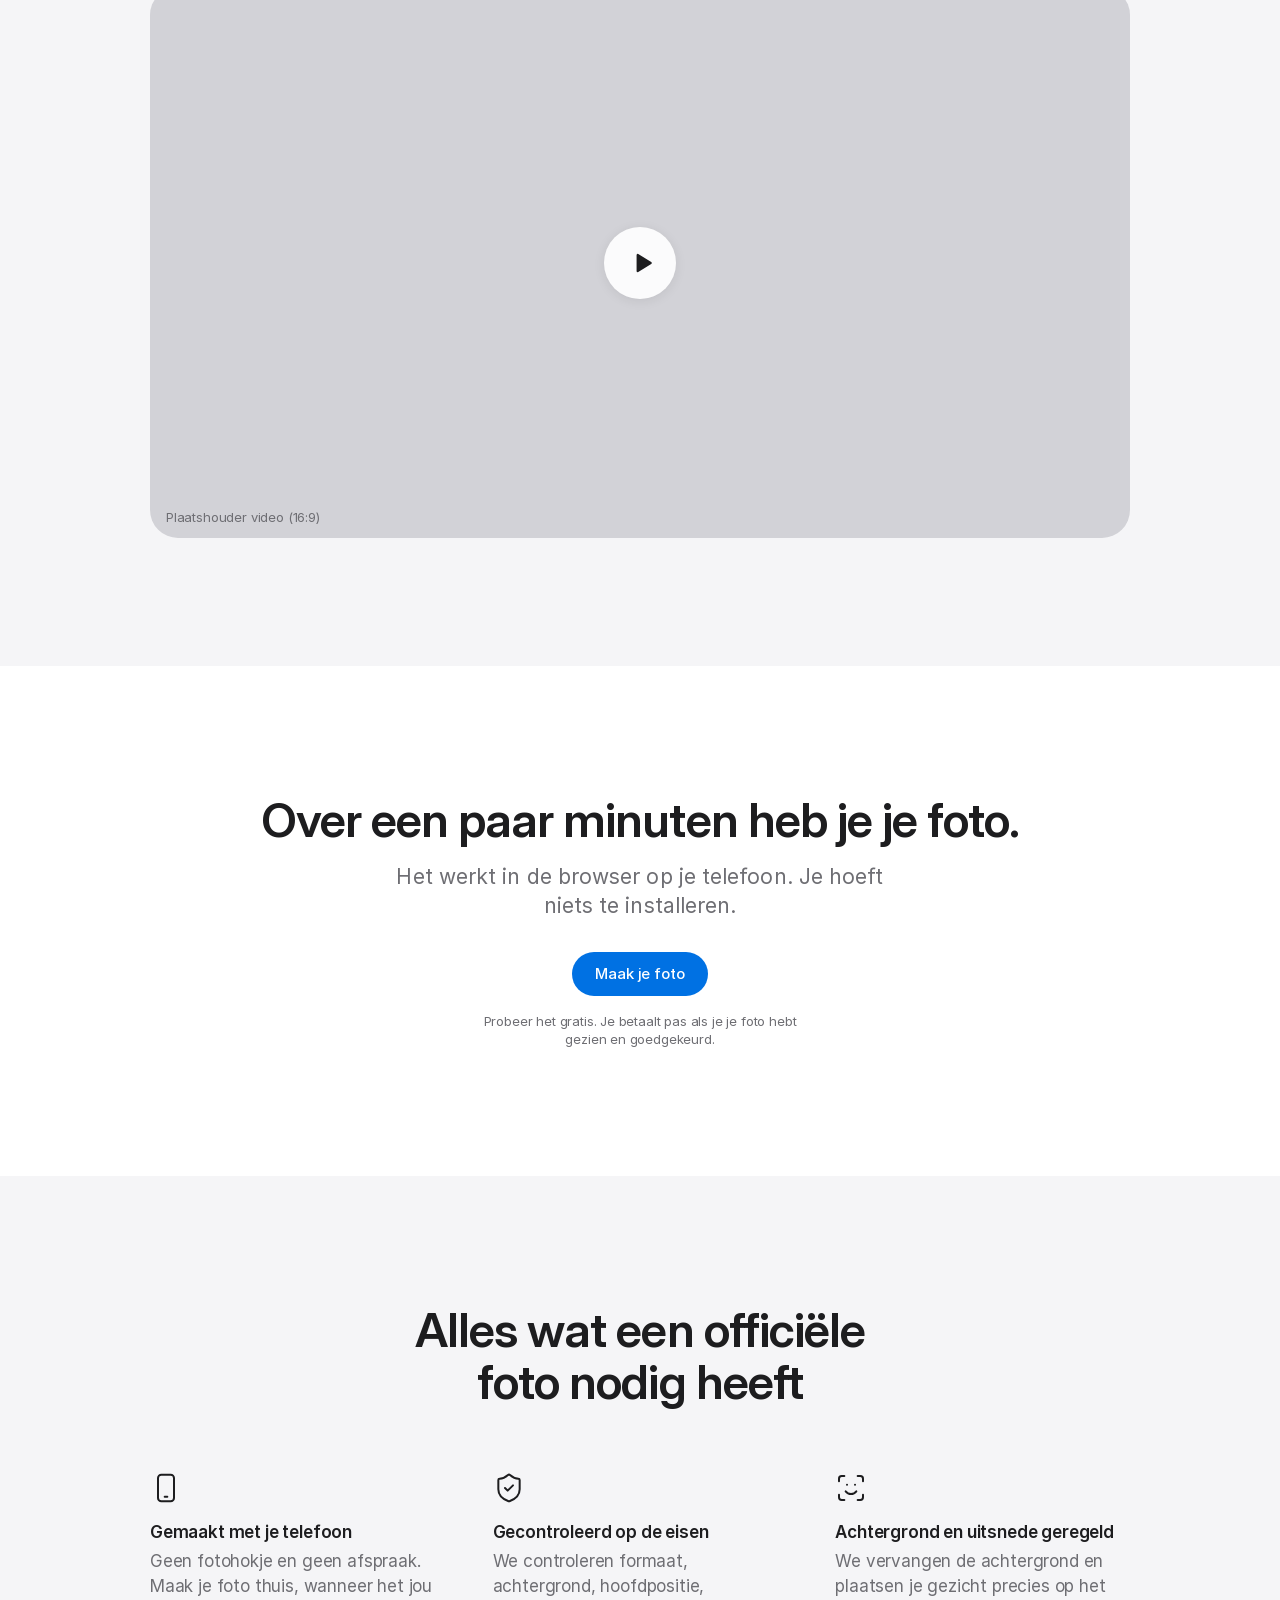
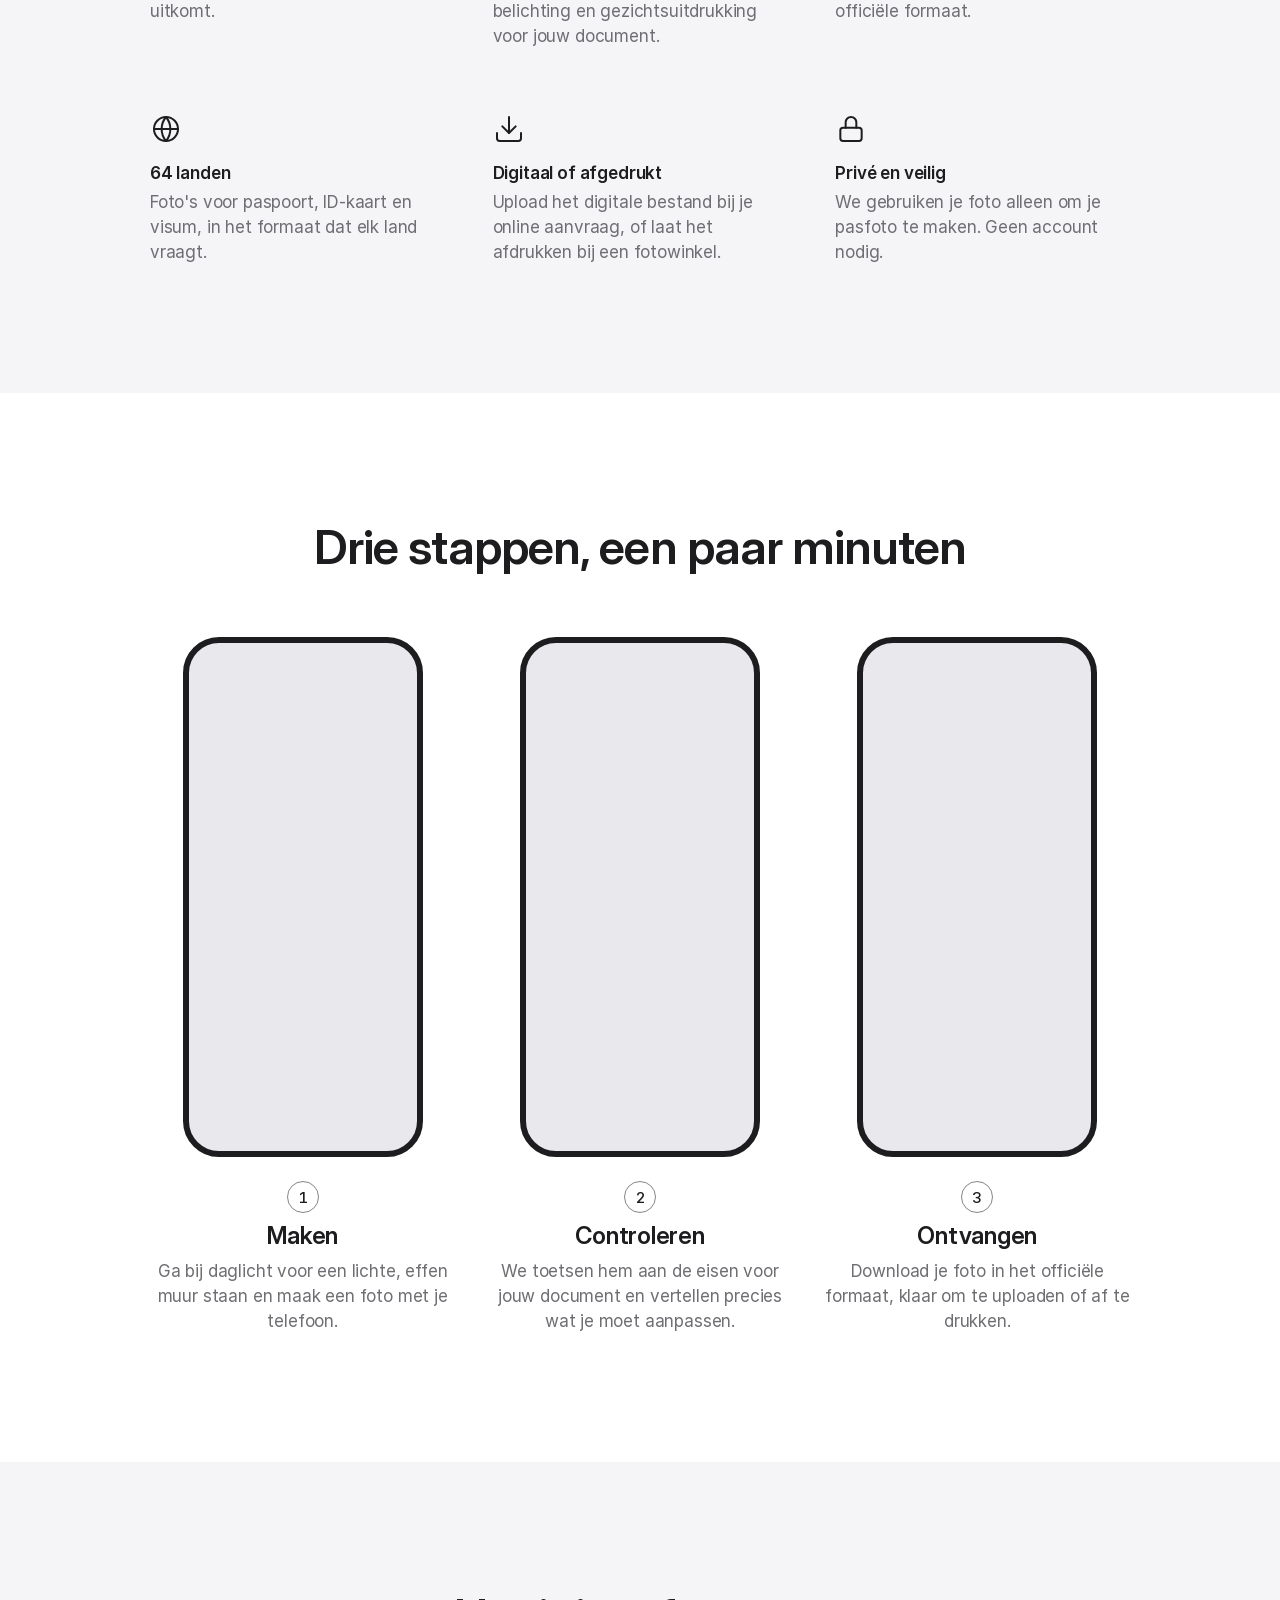
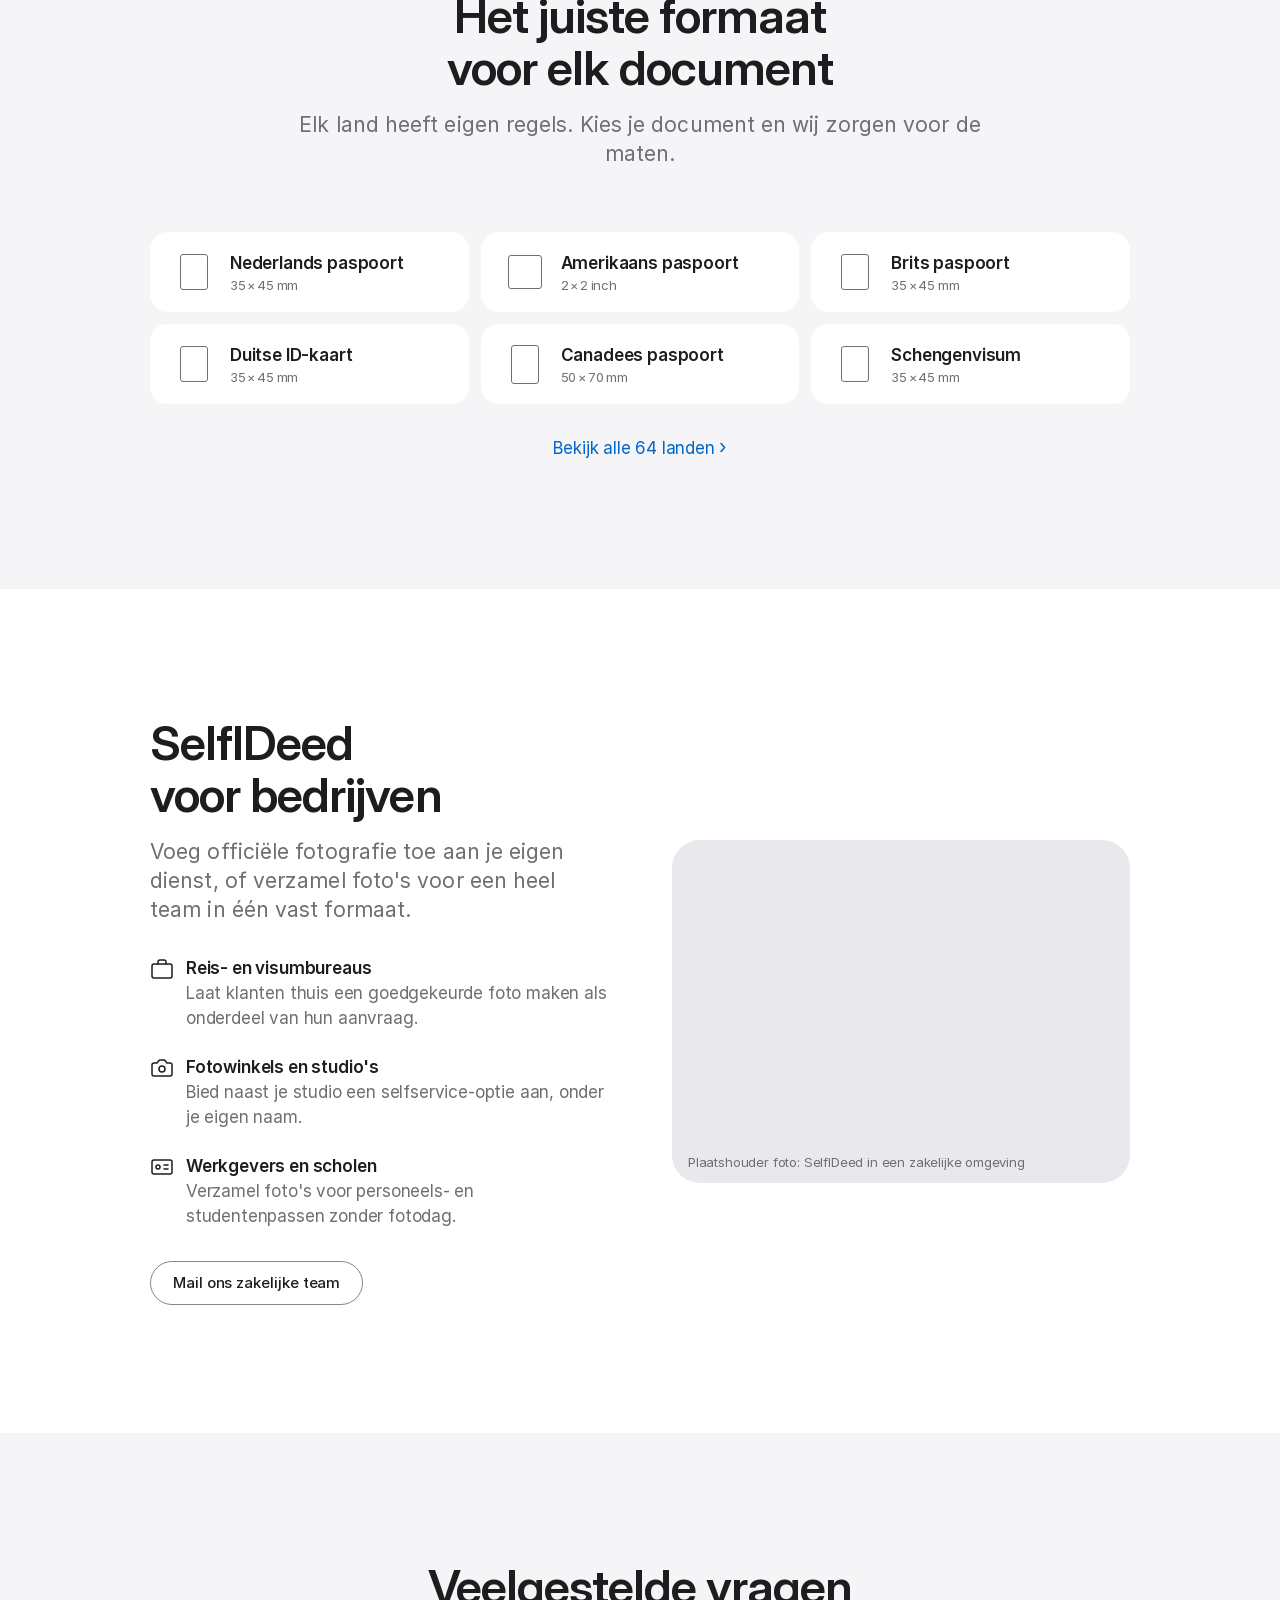
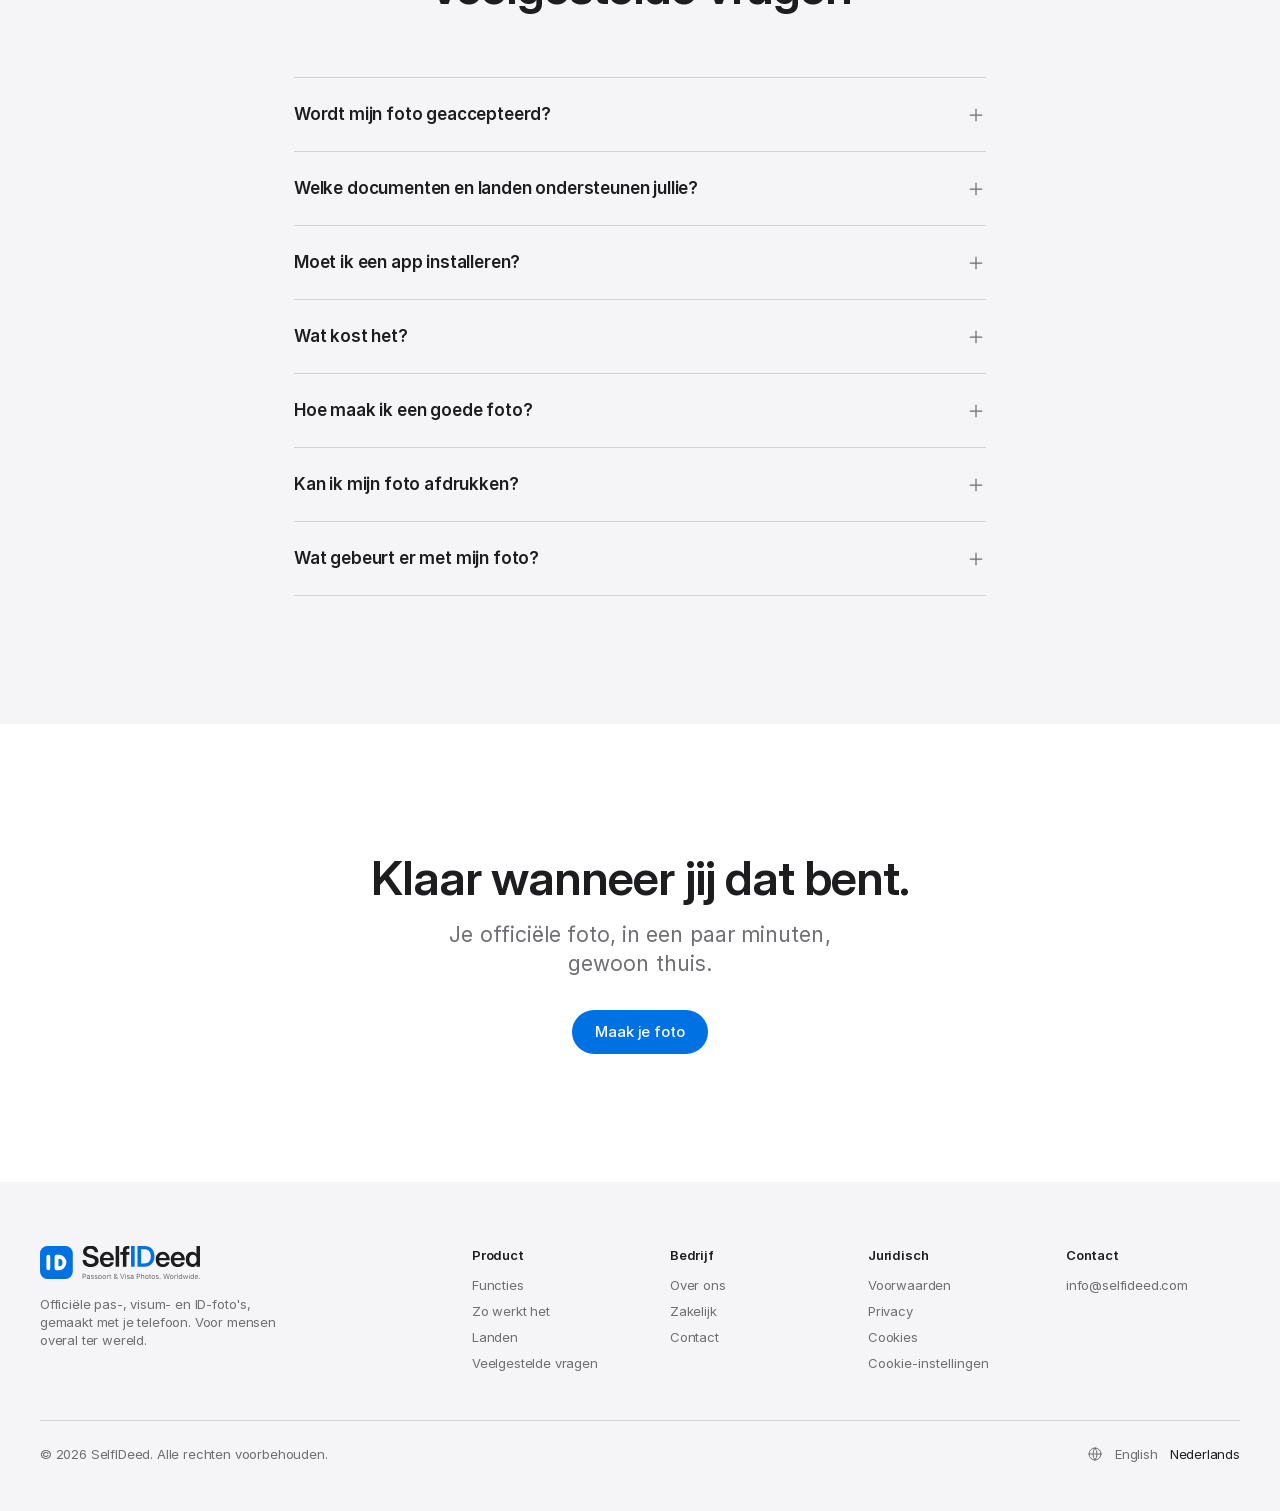
<file: nl/index.html>
<!doctype html>
<html lang="nl">
<head>
  <meta charset="utf-8">
  <meta name="viewport" content="width=device-width, initial-scale=1">
  <title>Pasfoto, visumfoto en ID-foto met je telefoon | SelfIDeed</title>
  <meta name="description" content="Maak je pasfoto, visumfoto of ID-foto thuis met je telefoon. SelfIDeed controleert hem op de officiële eisen voor jouw document en levert hem in het juiste formaat.">
  <link rel="canonical" href="https://selfideed.com/nl/">
  <link rel="alternate" hreflang="en" href="https://selfideed.com/en/">
  <link rel="alternate" hreflang="nl" href="https://selfideed.com/nl/">
  <link rel="alternate" hreflang="x-default" href="https://selfideed.com/">

  <meta property="og:type" content="website">
  <meta property="og:site_name" content="SelfIDeed">
  <meta property="og:title" content="Pas-, visum- en ID-foto's met je telefoon">
  <meta property="og:description" content="Maak je foto thuis. Wij controleren hem op de officiële eisen voor jouw document.">
  <meta property="og:url" content="https://selfideed.com/nl/">
  <meta property="og:locale" content="nl_NL">
  <meta name="twitter:card" content="summary_large_image">

  <link rel="icon" href="../favicon.ico" sizes="48x48">
  <link rel="icon" href="../favicon.svg" type="image/svg+xml">
  <link rel="apple-touch-icon" href="../apple-touch-icon.png">
  <link rel="manifest" href="../site.webmanifest">
  <meta name="theme-color" content="#ffffff">

  <link rel="preload" href="../assets/fonts/InterDisplay-SemiBold.woff2" as="font" type="font/woff2" crossorigin>
  <link rel="preload" href="../assets/fonts/Inter-Regular.woff2" as="font" type="font/woff2" crossorigin>
  <link rel="stylesheet" href="../assets/css/tokens.css">
  <link rel="stylesheet" href="../assets/css/site.css">
  <script src="../assets/js/consent.js"></script>
  <script src="../assets/js/layout.js" defer></script>

  <script type="application/ld+json">
  {
    "@context": "https://schema.org",
    "@type": "Organization",
    "name": "SelfIDeed",
    "url": "https://selfideed.com/",
    "logo": "https://selfideed.com/icon-512.png",
    "email": "info@selfideed.com"
  }
  </script>
</head>
<body data-path="">
  <div id="site-header"></div>

  <main id="main">

    <!-- 1. Intro -->
    <section class="section home-hero" aria-labelledby="hero-title">
      <div class="container container--wide">
        <h1 class="hero" id="hero-title">Je pasfoto, gewoon thuis gemaakt.</h1>
        <p class="body-large home-hero__intro">Maak hem met je telefoon. Wij controleren hem op de officiële eisen voor jouw document en leveren hem in het juiste formaat.</p>
        <div class="actions">
          <a class="btn btn--primary" href="https://test.selfideed.com" data-app-link>Maak je foto</a>
          <a class="text-link" href="#how-it-works">Zo werkt het <span class="chev" aria-hidden="true">›</span></a>
        </div>

        <figure class="home-hero__media">
          <!-- PLACEHOLDER: replace the grey area with a real photo (person taking a selfie at home, even daylight, plain wall). -->
          <div class="capture ph">
            <span class="ph__label">Plaatshouder foto: iemand die thuis een foto maakt</span>
            <div class="capture__frame" aria-hidden="true">
              <svg viewBox="0 0 350 450">
                <ellipse class="guide" cx="175" cy="215" rx="118" ry="165"/>
                <line class="line" x1="40" y1="190" x2="70" y2="190"/>
                <line class="line" x1="280" y1="190" x2="310" y2="190"/>
                <path class="corner c-tl" d="M2 46V14A12 12 0 0 1 14 2h32"/>
                <path class="corner c-tr" d="M304 2h32a12 12 0 0 1 12 12v32"/>
                <path class="corner c-bl" d="M2 404v32a12 12 0 0 0 12 12h32"/>
                <path class="corner c-br" d="M348 404v32a12 12 0 0 1-12 12h-32"/>
              </svg>
            </div>
            <span class="capture__size">35&thinsp;×&thinsp;45&nbsp;mm</span>
          </div>
          <figcaption class="visually-hidden">Een camerabeeld op een telefoon met het officiële pasfotokader van 35 bij 45 millimeter.</figcaption>
        </figure>
      </div>
    </section>

    <!-- 2. Video -->
    <section class="section section--alt" id="video" aria-labelledby="video-title">
      <div class="container">
        <div class="section-head">
          <h2 class="headline-1" id="video-title">Bekijk hoe het werkt</h2>
          <p class="body-large">In één minuut van eerste foto tot kant-en-klaar bestand.</p>
        </div>
        <!-- PLACEHOLDER: replace with our own video, for example:
          <video controls playsinline preload="none" poster="../assets/video/intro-poster.jpg">
            <source src="../assets/video/intro-nl.mp4" type="video/mp4">
          </video>
        -->
        <div class="video-frame ph">
          <span class="play" aria-hidden="true"><svg viewBox="0 0 24 24" fill="currentColor"><path d="M7 4.5v15a1 1 0 0 0 1.52.85l12-7.5a1 1 0 0 0 0-1.7l-12-7.5A1 1 0 0 0 7 4.5z"/></svg></span>
          <span class="ph__label">Plaatshouder video (16:9)</span>
        </div>
      </div>
    </section>

    <!-- 3. To the app -->
    <section class="section start" aria-labelledby="start-title">
      <div class="container">
        <h2 class="headline-1" id="start-title">Over een paar minuten heb je je foto.</h2>
        <p class="body-large">Het werkt in de browser op je telefoon. Je hoeft niets te installeren.</p>
        <div class="actions">
          <a class="btn btn--primary" href="https://test.selfideed.com" data-app-link>Maak je foto</a>
        </div>
        <p class="start__note secondary">Probeer het gratis. Je betaalt pas als je je foto hebt gezien en goedgekeurd.</p>
      </div>
    </section>

    <!-- 4. Features -->
    <section class="section section--alt" id="features" aria-labelledby="features-title">
      <div class="container">
        <div class="section-head">
          <h2 class="headline-1" id="features-title">Alles wat een officiële foto nodig heeft</h2>
        </div>
        <ul class="features">
          <li class="feature">
            <svg viewBox="0 0 24 24" fill="none" stroke="currentColor" stroke-linecap="round" stroke-linejoin="round" aria-hidden="true"><rect x="6" y="2" width="12" height="20" rx="2.5"/><path d="M11 18.5h2"/></svg>
            <h3>Gemaakt met je telefoon</h3>
            <p>Geen fotohokje en geen afspraak. Maak je foto thuis, wanneer het jou uitkomt.</p>
          </li>
          <li class="feature">
            <svg viewBox="0 0 24 24" fill="none" stroke="currentColor" stroke-linecap="round" stroke-linejoin="round" aria-hidden="true"><path d="M20 13c0 5-3.5 7.5-7.66 8.95a1 1 0 0 1-.67-.01C7.5 20.5 4 18 4 13V6a1 1 0 0 1 1-1c2 0 4.5-1.2 6.24-2.72a1.17 1.17 0 0 1 1.52 0C14.51 3.81 17 5 19 5a1 1 0 0 1 1 1z"/><path d="m9 12 2 2 4-4"/></svg>
            <h3>Gecontroleerd op de eisen</h3>
            <p>We controleren formaat, achtergrond, hoofdpositie, belichting en gezichtsuitdrukking voor jouw document.</p>
          </li>
          <li class="feature">
            <svg viewBox="0 0 24 24" fill="none" stroke="currentColor" stroke-linecap="round" stroke-linejoin="round" aria-hidden="true"><path d="M3 7V5a2 2 0 0 1 2-2h2M17 3h2a2 2 0 0 1 2 2v2M21 17v2a2 2 0 0 1-2 2h-2M7 21H5a2 2 0 0 1-2-2v-2"/><path d="M8 14.5s1.5 2 4 2 4-2 4-2"/><path d="M9 9.5h.01M15 9.5h.01"/></svg>
            <h3>Achtergrond en uitsnede geregeld</h3>
            <p>We vervangen de achtergrond en plaatsen je gezicht precies op het officiële formaat.</p>
          </li>
          <li class="feature">
            <svg viewBox="0 0 24 24" fill="none" stroke="currentColor" stroke-linecap="round" stroke-linejoin="round" aria-hidden="true"><circle cx="12" cy="12" r="9"/><path d="M3 12h18M12 3a14 14 0 0 1 0 18M12 3a14 14 0 0 0 0 18"/></svg>
            <h3>64 landen</h3>
            <p>Foto's voor paspoort, ID-kaart en visum, in het formaat dat elk land vraagt.</p>
          </li>
          <li class="feature">
            <svg viewBox="0 0 24 24" fill="none" stroke="currentColor" stroke-linecap="round" stroke-linejoin="round" aria-hidden="true"><path d="M21 15v4a2 2 0 0 1-2 2H5a2 2 0 0 1-2-2v-4"/><path d="m7 10 5 5 5-5"/><path d="M12 15V3"/></svg>
            <h3>Digitaal of afgedrukt</h3>
            <p>Upload het digitale bestand bij je online aanvraag, of laat het afdrukken bij een fotowinkel.</p>
          </li>
          <li class="feature">
            <svg viewBox="0 0 24 24" fill="none" stroke="currentColor" stroke-linecap="round" stroke-linejoin="round" aria-hidden="true"><rect x="4" y="11" width="16" height="10" rx="2"/><path d="M8 11V7a4 4 0 0 1 8 0v4"/></svg>
            <h3>Privé en veilig</h3>
            <p>We gebruiken je foto alleen om je pasfoto te maken. Geen account nodig.</p>
          </li>
        </ul>
      </div>
    </section>

    <!-- 5. How it works -->
    <section class="section" id="how-it-works" aria-labelledby="how-title">
      <div class="container">
        <div class="section-head">
          <h2 class="headline-1" id="how-title">Drie stappen, een paar minuten</h2>
        </div>
        <ol class="steps">
          <li class="step">
            <!-- PLACEHOLDER: app screenshot "Take" -->
            <div class="step__screen ph" role="img" aria-label="Appscherm: de foto maken"></div>
            <div>
              <span class="step__num" aria-hidden="true">1</span>
              <h3 class="headline-3">Maken</h3>
              <p>Ga bij daglicht voor een lichte, effen muur staan en maak een foto met je telefoon.</p>
            </div>
          </li>
          <li class="step">
            <!-- PLACEHOLDER: app screenshot "Check" -->
            <div class="step__screen ph" role="img" aria-label="Appscherm: de fotocontrole"></div>
            <div>
              <span class="step__num" aria-hidden="true">2</span>
              <h3 class="headline-3">Controleren</h3>
              <p>We toetsen hem aan de eisen voor jouw document en vertellen precies wat je moet aanpassen.</p>
            </div>
          </li>
          <li class="step">
            <!-- PLACEHOLDER: app screenshot "Receive" -->
            <div class="step__screen ph" role="img" aria-label="Appscherm: de kant-en-klare foto"></div>
            <div>
              <span class="step__num" aria-hidden="true">3</span>
              <h3 class="headline-3">Ontvangen</h3>
              <p>Download je foto in het officiële formaat, klaar om te uploaden of af te drukken.</p>
            </div>
          </li>
        </ol>
      </div>
    </section>

    <!-- 6. Countries (PLACEHOLDER data: the full list comes from the Excel file) -->
    <section class="section section--alt" id="countries" aria-labelledby="countries-title">
      <div class="container">
        <div class="section-head">
          <h2 class="headline-1" id="countries-title">Het juiste formaat voor elk document</h2>
          <p class="body-large">Elk land heeft eigen regels. Kies je document en wij zorgen voor de maten.</p>
        </div>
        <ul class="docs">
          <li><a class="doc" href="countries/#netherlands">
            <span class="doc__shape" aria-hidden="true"><span style="width:28px;height:36px"></span></span>
            <span class="doc__text"><strong>Nederlands paspoort</strong><span>35&thinsp;×&thinsp;45&nbsp;mm</span></span>
          </a></li>
          <li><a class="doc" href="countries/#united-states">
            <span class="doc__shape" aria-hidden="true"><span style="width:34px;height:34px"></span></span>
            <span class="doc__text"><strong>Amerikaans paspoort</strong><span>2&thinsp;×&thinsp;2&nbsp;inch</span></span>
          </a></li>
          <li><a class="doc" href="countries/#united-kingdom">
            <span class="doc__shape" aria-hidden="true"><span style="width:28px;height:36px"></span></span>
            <span class="doc__text"><strong>Brits paspoort</strong><span>35&thinsp;×&thinsp;45&nbsp;mm</span></span>
          </a></li>
          <li><a class="doc" href="countries/#germany">
            <span class="doc__shape" aria-hidden="true"><span style="width:28px;height:36px"></span></span>
            <span class="doc__text"><strong>Duitse ID-kaart</strong><span>35&thinsp;×&thinsp;45&nbsp;mm</span></span>
          </a></li>
          <li><a class="doc" href="countries/#canada">
            <span class="doc__shape" aria-hidden="true"><span style="width:28px;height:39px"></span></span>
            <span class="doc__text"><strong>Canadees paspoort</strong><span>50&thinsp;×&thinsp;70&nbsp;mm</span></span>
          </a></li>
          <li><a class="doc" href="countries/#schengen">
            <span class="doc__shape" aria-hidden="true"><span style="width:28px;height:36px"></span></span>
            <span class="doc__text"><strong>Schengenvisum</strong><span>35&thinsp;×&thinsp;45&nbsp;mm</span></span>
          </a></li>
        </ul>
        <p class="docs-more"><a class="text-link" href="countries/">Bekijk alle 64 landen <span class="chev" aria-hidden="true">›</span></a></p>
      </div>
    </section>

    <!-- 7. Business (PLACEHOLDER copy: to be confirmed) -->
    <section class="section" id="business" aria-labelledby="business-title">
      <div class="container">
        <div class="business">
          <div class="business__copy">
            <h2 class="headline-1" id="business-title">SelfIDeed voor bedrijven</h2>
            <p class="body-large">Voeg officiële fotografie toe aan je eigen dienst, of verzamel foto's voor een heel team in één vast formaat.</p>
            <ul class="business__list">
              <li>
                <svg viewBox="0 0 24 24" fill="none" stroke="currentColor" stroke-width="1.5" stroke-linecap="round" stroke-linejoin="round" aria-hidden="true"><rect x="2" y="7" width="20" height="14" rx="2"/><path d="M16 7V5a2 2 0 0 0-2-2h-4a2 2 0 0 0-2 2v2"/></svg>
                <div><strong>Reis- en visumbureaus</strong><span>Laat klanten thuis een goedgekeurde foto maken als onderdeel van hun aanvraag.</span></div>
              </li>
              <li>
                <svg viewBox="0 0 24 24" fill="none" stroke="currentColor" stroke-width="1.5" stroke-linecap="round" stroke-linejoin="round" aria-hidden="true"><path d="M14.5 4h-5L7 7H4a2 2 0 0 0-2 2v9a2 2 0 0 0 2 2h16a2 2 0 0 0 2-2V9a2 2 0 0 0-2-2h-3z"/><circle cx="12" cy="13" r="3"/></svg>
                <div><strong>Fotowinkels en studio's</strong><span>Bied naast je studio een selfservice-optie aan, onder je eigen naam.</span></div>
              </li>
              <li>
                <svg viewBox="0 0 24 24" fill="none" stroke="currentColor" stroke-width="1.5" stroke-linecap="round" stroke-linejoin="round" aria-hidden="true"><rect x="2" y="5" width="20" height="14" rx="2"/><circle cx="8" cy="12" r="2"/><path d="M14 10h4M14 14h4"/></svg>
                <div><strong>Werkgevers en scholen</strong><span>Verzamel foto's voor personeels- en studentenpassen zonder fotodag.</span></div>
              </li>
            </ul>
            <div class="actions">
              <a class="btn btn--secondary" href="mailto:info@selfideed.com?subject=SelfIDeed%20voor%20bedrijven">Mail ons zakelijke team</a>
            </div>
          </div>
          <!-- PLACEHOLDER: business photo -->
          <div class="business__media ph"><span class="ph__label">Plaatshouder foto: SelfIDeed in een zakelijke omgeving</span></div>
        </div>
      </div>
    </section>

    <!-- 8. FAQ -->
    <section class="section section--alt" id="faq" aria-labelledby="faq-title">
      <div class="container">
        <div class="section-head">
          <h2 class="headline-1" id="faq-title">Veelgestelde vragen</h2>
        </div>
        <div class="faq">
          <details>
            <summary>Wordt mijn foto geaccepteerd?<svg viewBox="0 0 24 24" fill="none" stroke="currentColor" stroke-width="1.5" stroke-linecap="round" aria-hidden="true"><path d="M12 5v14M5 12h14"/></svg></summary>
            <div class="answer"><p>We controleren elke foto op de officiële eisen voor jouw document: formaat, achtergrond, hoofdpositie, belichting en gezichtsuitdrukking. Klopt er iets niet, dan vertellen we wat je moet aanpassen. De instantie die je document uitgeeft, beslist uiteindelijk. Wordt een foto van ons toch afgewezen, dan kun je je geld terugvragen volgens onze <a href="legal/#terms">voorwaarden</a>.</p></div>
          </details>
          <details>
            <summary>Welke documenten en landen ondersteunen jullie?<svg viewBox="0 0 24 24" fill="none" stroke="currentColor" stroke-width="1.5" stroke-linecap="round" aria-hidden="true"><path d="M12 5v14M5 12h14"/></svg></summary>
            <div class="answer"><p>Foto's voor paspoort, ID-kaart en visum voor 64 landen. <a href="countries/">Bekijk alle landen</a>.</p></div>
          </details>
          <details>
            <summary>Moet ik een app installeren?<svg viewBox="0 0 24 24" fill="none" stroke="currentColor" stroke-width="1.5" stroke-linecap="round" aria-hidden="true"><path d="M12 5v14M5 12h14"/></svg></summary>
            <div class="answer"><p>Nee. SelfIDeed werkt in de browser op je telefoon, en je hebt geen account nodig.</p></div>
          </details>
          <details>
            <summary>Wat kost het?<svg viewBox="0 0 24 24" fill="none" stroke="currentColor" stroke-width="1.5" stroke-linecap="round" aria-hidden="true"><path d="M12 5v14M5 12h14"/></svg></summary>
            <div class="answer"><p>Je kunt het gratis proberen. De prijs voor jouw document zie je in de app, en je betaalt pas als je je foto hebt gezien en goedgekeurd.</p></div>
          </details>
          <details>
            <summary>Hoe maak ik een goede foto?<svg viewBox="0 0 24 24" fill="none" stroke="currentColor" stroke-width="1.5" stroke-linecap="round" aria-hidden="true"><path d="M12 5v14M5 12h14"/></svg></summary>
            <div class="answer"><p>Ga op ongeveer een armlengte voor een lichte, effen muur staan, met je gezicht naar een raam. Houd je telefoon op ooghoogte, kijk recht in de camera en kijk neutraal. Zet je bril af en houd je haar uit je gezicht.</p></div>
          </details>
          <details>
            <summary>Kan ik mijn foto afdrukken?<svg viewBox="0 0 24 24" fill="none" stroke="currentColor" stroke-width="1.5" stroke-linecap="round" aria-hidden="true"><path d="M12 5v14M5 12h14"/></svg></summary>
            <div class="answer"><p>Ja. Je krijgt een digitaal bestand voor online aanvragen, dat je ook bij elke fotowinkel kunt laten afdrukken.</p></div>
          </details>
          <details>
            <summary>Wat gebeurt er met mijn foto?<svg viewBox="0 0 24 24" fill="none" stroke="currentColor" stroke-width="1.5" stroke-linecap="round" aria-hidden="true"><path d="M12 5v14M5 12h14"/></svg></summary>
            <div class="answer"><p>We gebruiken je foto alleen om je pasfoto te maken en verkopen je gegevens nooit. In ons <a href="legal/#privacy">privacybeleid</a> lees je hoe lang we hem bewaren en hoe je hem laat verwijderen.</p></div>
          </details>
        </div>
      </div>
    </section>

    <!-- Closing call to action -->
    <section class="section closing" aria-labelledby="closing-title">
      <div class="container">
        <h2 class="headline-1" id="closing-title">Klaar wanneer jij dat bent.</h2>
        <p class="body-large">Je officiële foto, in een paar minuten, gewoon thuis.</p>
        <div class="actions">
          <a class="btn btn--primary" href="https://test.selfideed.com" data-app-link>Maak je foto</a>
        </div>
      </div>
    </section>

  </main>

  <div id="site-footer"></div>

  <script type="application/ld+json">
  {
    "@context": "https://schema.org",
    "@type": "FAQPage",
    "mainEntity": [
      { "@type": "Question", "name": "Wordt mijn foto geaccepteerd?", "acceptedAnswer": { "@type": "Answer", "text": "We controleren elke foto op de officiële eisen voor jouw document: formaat, achtergrond, hoofdpositie, belichting en gezichtsuitdrukking. Klopt er iets niet, dan vertellen we wat je moet aanpassen. De instantie die je document uitgeeft, beslist uiteindelijk." } },
      { "@type": "Question", "name": "Welke documenten en landen ondersteunen jullie?", "acceptedAnswer": { "@type": "Answer", "text": "Foto's voor paspoort, ID-kaart en visum voor 64 landen." } },
      { "@type": "Question", "name": "Moet ik een app installeren?", "acceptedAnswer": { "@type": "Answer", "text": "Nee. SelfIDeed werkt in de browser op je telefoon, en je hebt geen account nodig." } },
      { "@type": "Question", "name": "Wat kost het?", "acceptedAnswer": { "@type": "Answer", "text": "Je kunt het gratis proberen. De prijs voor jouw document zie je in de app, en je betaalt pas als je je foto hebt gezien en goedgekeurd." } },
      { "@type": "Question", "name": "Hoe maak ik een goede foto?", "acceptedAnswer": { "@type": "Answer", "text": "Ga op ongeveer een armlengte voor een lichte, effen muur staan, met je gezicht naar een raam. Houd je telefoon op ooghoogte, kijk recht in de camera en kijk neutraal. Zet je bril af en houd je haar uit je gezicht." } },
      { "@type": "Question", "name": "Kan ik mijn foto afdrukken?", "acceptedAnswer": { "@type": "Answer", "text": "Ja. Je krijgt een digitaal bestand voor online aanvragen, dat je ook bij elke fotowinkel kunt laten afdrukken." } },
      { "@type": "Question", "name": "Wat gebeurt er met mijn foto?", "acceptedAnswer": { "@type": "Answer", "text": "We gebruiken je foto alleen om je pasfoto te maken en verkopen je gegevens nooit. In ons privacybeleid lees je hoe lang we hem bewaren en hoe je hem laat verwijderen." } }
    ]
  }
  </script>
</body>
</html>
</file>
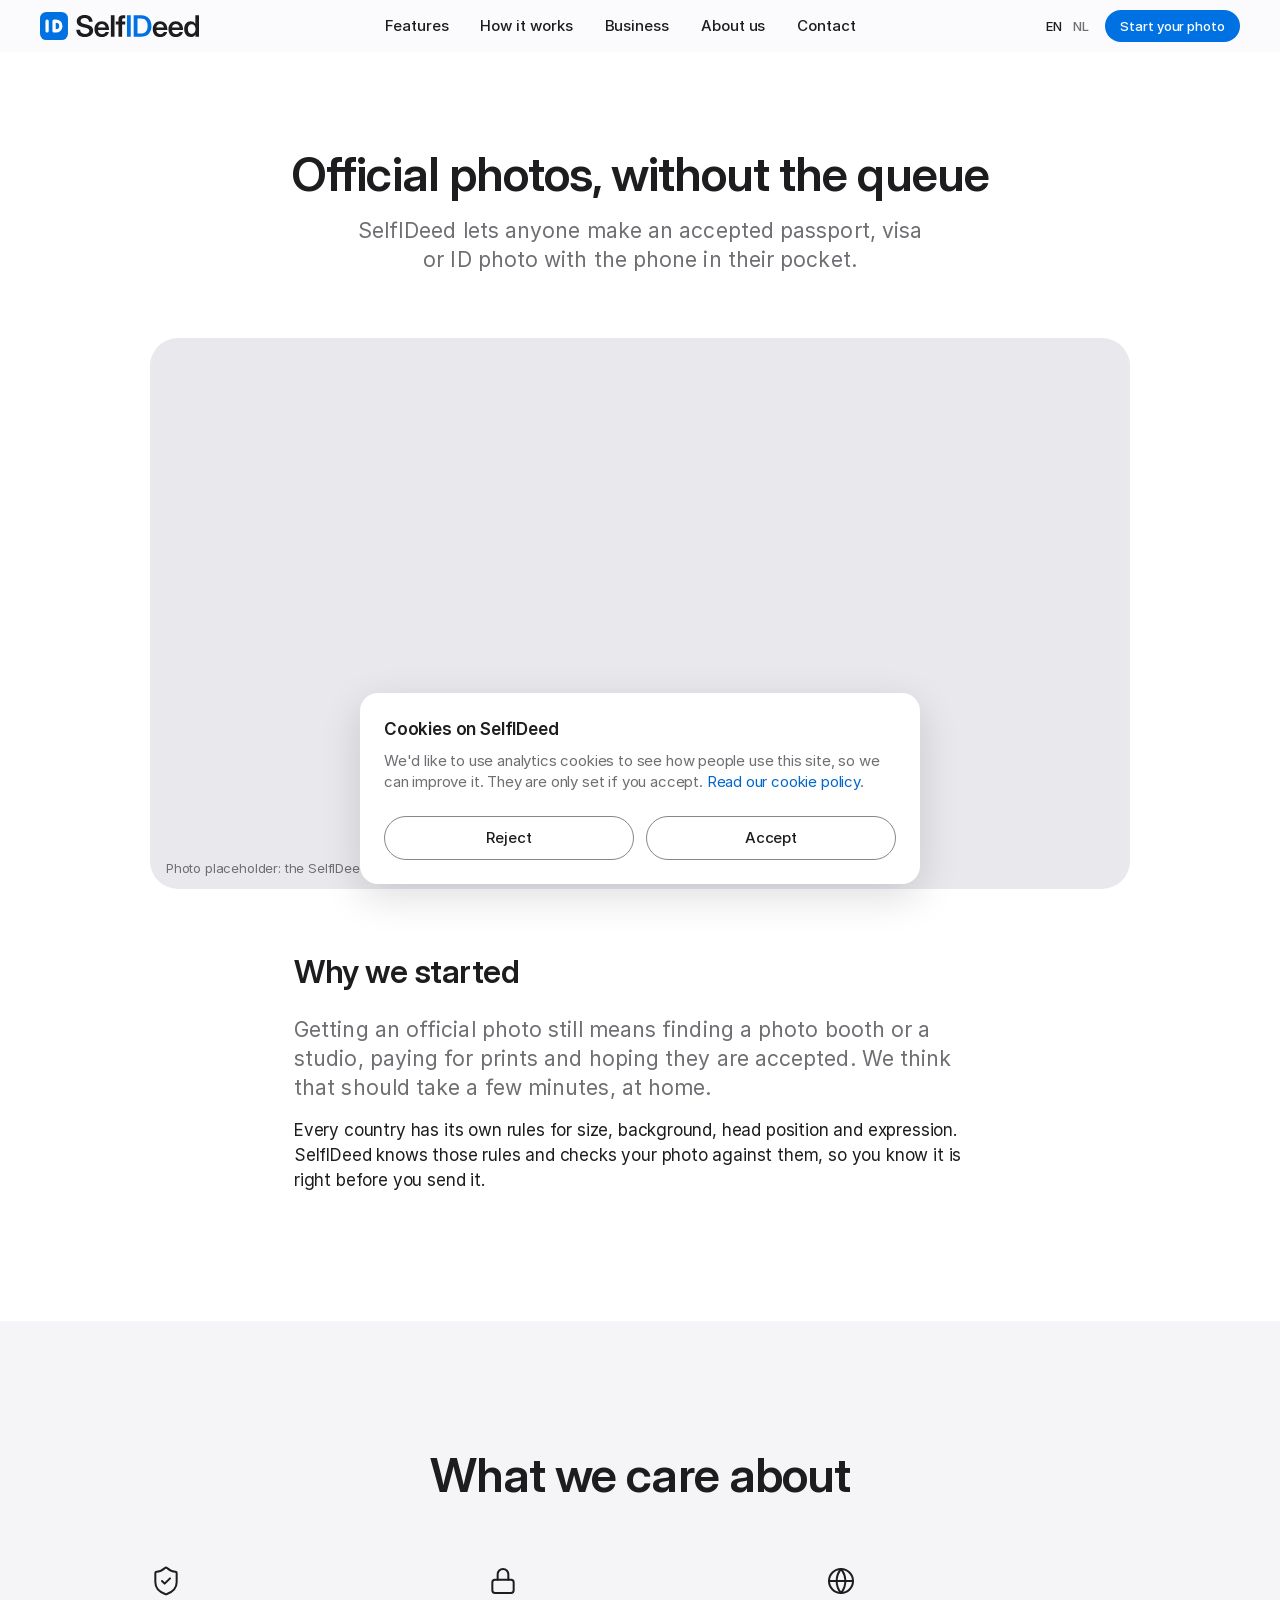
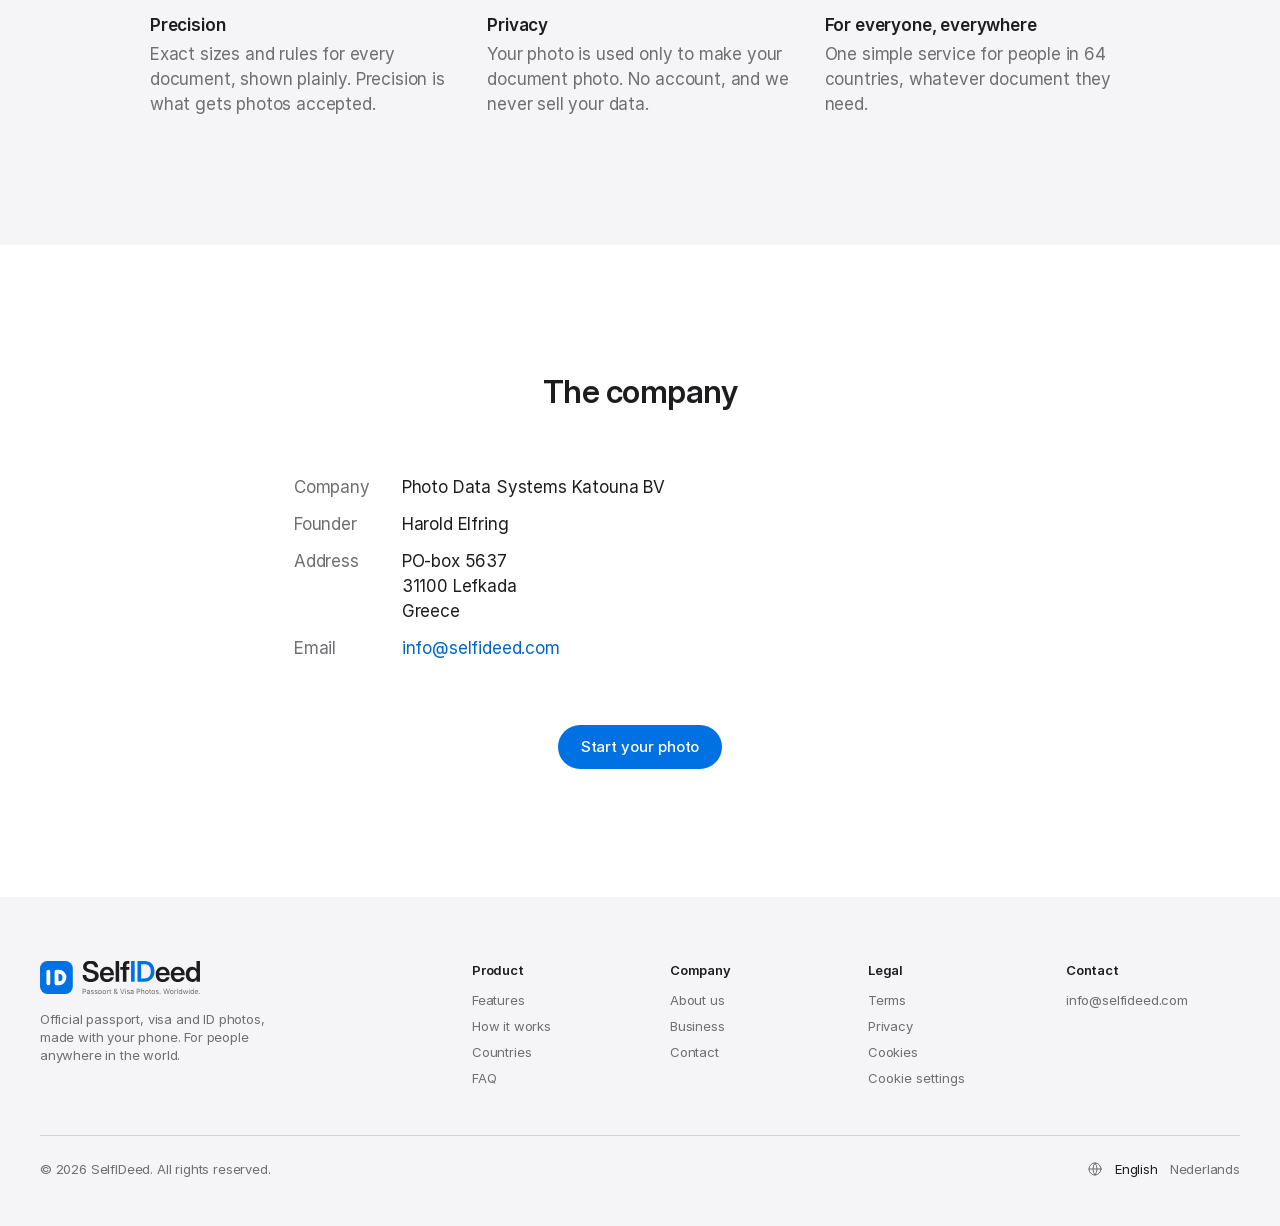
<file: en/about/index.html>
<!doctype html>
<html lang="en">
<head>
  <meta charset="utf-8">
  <meta name="viewport" content="width=device-width, initial-scale=1">
  <title>About us | SelfIDeed</title>
  <meta name="description" content="SelfIDeed lets anyone make an official passport, visa or ID photo with their phone. Learn who we are.">
  <link rel="canonical" href="https://selfideed.com/en/about/">
  <link rel="alternate" hreflang="en" href="https://selfideed.com/en/about/">
  <link rel="alternate" hreflang="nl" href="https://selfideed.com/nl/about/">
  <meta property="og:site_name" content="SelfIDeed">
  <meta property="og:title" content="About us | SelfIDeed">
  <meta property="og:description" content="SelfIDeed lets anyone make an official passport, visa or ID photo with their phone. Learn who we are.">
  <link rel="icon" href="../../favicon.ico" sizes="48x48">
  <link rel="icon" href="../../favicon.svg" type="image/svg+xml">
  <link rel="apple-touch-icon" href="../../apple-touch-icon.png">
  <link rel="manifest" href="../../site.webmanifest">
  <meta name="theme-color" content="#ffffff">
  <link rel="preload" href="../../assets/fonts/InterDisplay-SemiBold.woff2" as="font" type="font/woff2" crossorigin>
  <link rel="preload" href="../../assets/fonts/Inter-Regular.woff2" as="font" type="font/woff2" crossorigin>
  <link rel="stylesheet" href="../../assets/css/tokens.css">
  <link rel="stylesheet" href="../../assets/css/site.css">
  <script src="../../assets/js/consent.js"></script>
  <script src="../../assets/js/layout.js" defer></script>
</head>
<body data-path="about/">
  <div id="site-header"></div>

  <main id="main">
    <section class="section page-intro" aria-labelledby="page-title">
      <div class="container">
        <h1 class="headline-1" id="page-title">Official photos, without the queue</h1>
        <p class="body-large">SelfIDeed lets anyone make an accepted passport, visa or ID photo with the phone in their pocket.</p>
      </div>
    </section>

    <section class="section">
      <div class="container">
        <!-- PLACEHOLDER: team or company photo -->
        <div class="about-media ph"><span class="ph__label">Photo placeholder: the SelfIDeed team</span></div>
        <div class="about-copy">
          <h2 class="headline-2" style="margin-top: var(--space-8)">Why we started</h2>
          <p class="body-large secondary">Getting an official photo still means finding a photo booth or a studio, paying for prints and hoping they are accepted. We think that should take a few minutes, at home.</p>
          <p>Every country has its own rules for size, background, head position and expression. SelfIDeed knows those rules and checks your photo against them, so you know it is right before you send it. <!-- PLACEHOLDER: company story to be confirmed --></p>
        </div>
      </div>
    </section>

    <section class="section section--alt" aria-labelledby="values-title">
      <div class="container">
        <div class="section-head"><h2 class="headline-1" id="values-title">What we care about</h2></div>
        <ul class="values">
          <li><svg viewBox="0 0 24 24" fill="none" stroke="currentColor" stroke-width="1.5" stroke-linecap="round" stroke-linejoin="round" aria-hidden="true"><path d="M20 13c0 5-3.5 7.5-7.66 8.95a1 1 0 0 1-.67-.01C7.5 20.5 4 18 4 13V6a1 1 0 0 1 1-1c2 0 4.5-1.2 6.24-2.72a1.17 1.17 0 0 1 1.52 0C14.51 3.81 17 5 19 5a1 1 0 0 1 1 1z"/><path d="m9 12 2 2 4-4"/></svg><h3>Precision</h3><p>Exact sizes and rules for every document, shown plainly. Precision is what gets photos accepted.</p></li>
          <li><svg viewBox="0 0 24 24" fill="none" stroke="currentColor" stroke-width="1.5" stroke-linecap="round" stroke-linejoin="round" aria-hidden="true"><rect x="4" y="11" width="16" height="10" rx="2"/><path d="M8 11V7a4 4 0 0 1 8 0v4"/></svg><h3>Privacy</h3><p>Your photo is used only to make your document photo. No account, and we never sell your data.</p></li>
          <li><svg viewBox="0 0 24 24" fill="none" stroke="currentColor" stroke-width="1.5" stroke-linecap="round" stroke-linejoin="round" aria-hidden="true"><circle cx="12" cy="12" r="9"/><path d="M3 12h18M12 3a14 14 0 0 1 0 18M12 3a14 14 0 0 0 0 18"/></svg><h3>For everyone, everywhere</h3><p>One simple service for people in 64 countries, whatever document they need.</p></li>
        </ul>
      </div>
    </section>

    <section class="section" aria-labelledby="facts-title">
      <div class="container">
        <div class="section-head"><h2 class="headline-2" id="facts-title">The company</h2></div>
        <dl class="facts">
          <dt>Company</dt><dd>Photo Data Systems Katouna BV</dd>
          <dt>Founder</dt><dd>Harold Elfring</dd>
          <dt>Address</dt><dd>PO-box 5637<br>31100 Lefkada<br>Greece</dd>
          <dt>Email</dt><dd><a href="mailto:info@selfideed.com">info@selfideed.com</a></dd>
        </dl>
        <div class="actions" style="margin-top: var(--space-8)">
          <a class="btn btn--primary" href="https://test.selfideed.com" data-app-link>Start your photo</a>
        </div>
      </div>
    </section>

  </main>

  <div id="site-footer"></div>
</body>
</html>
</file>
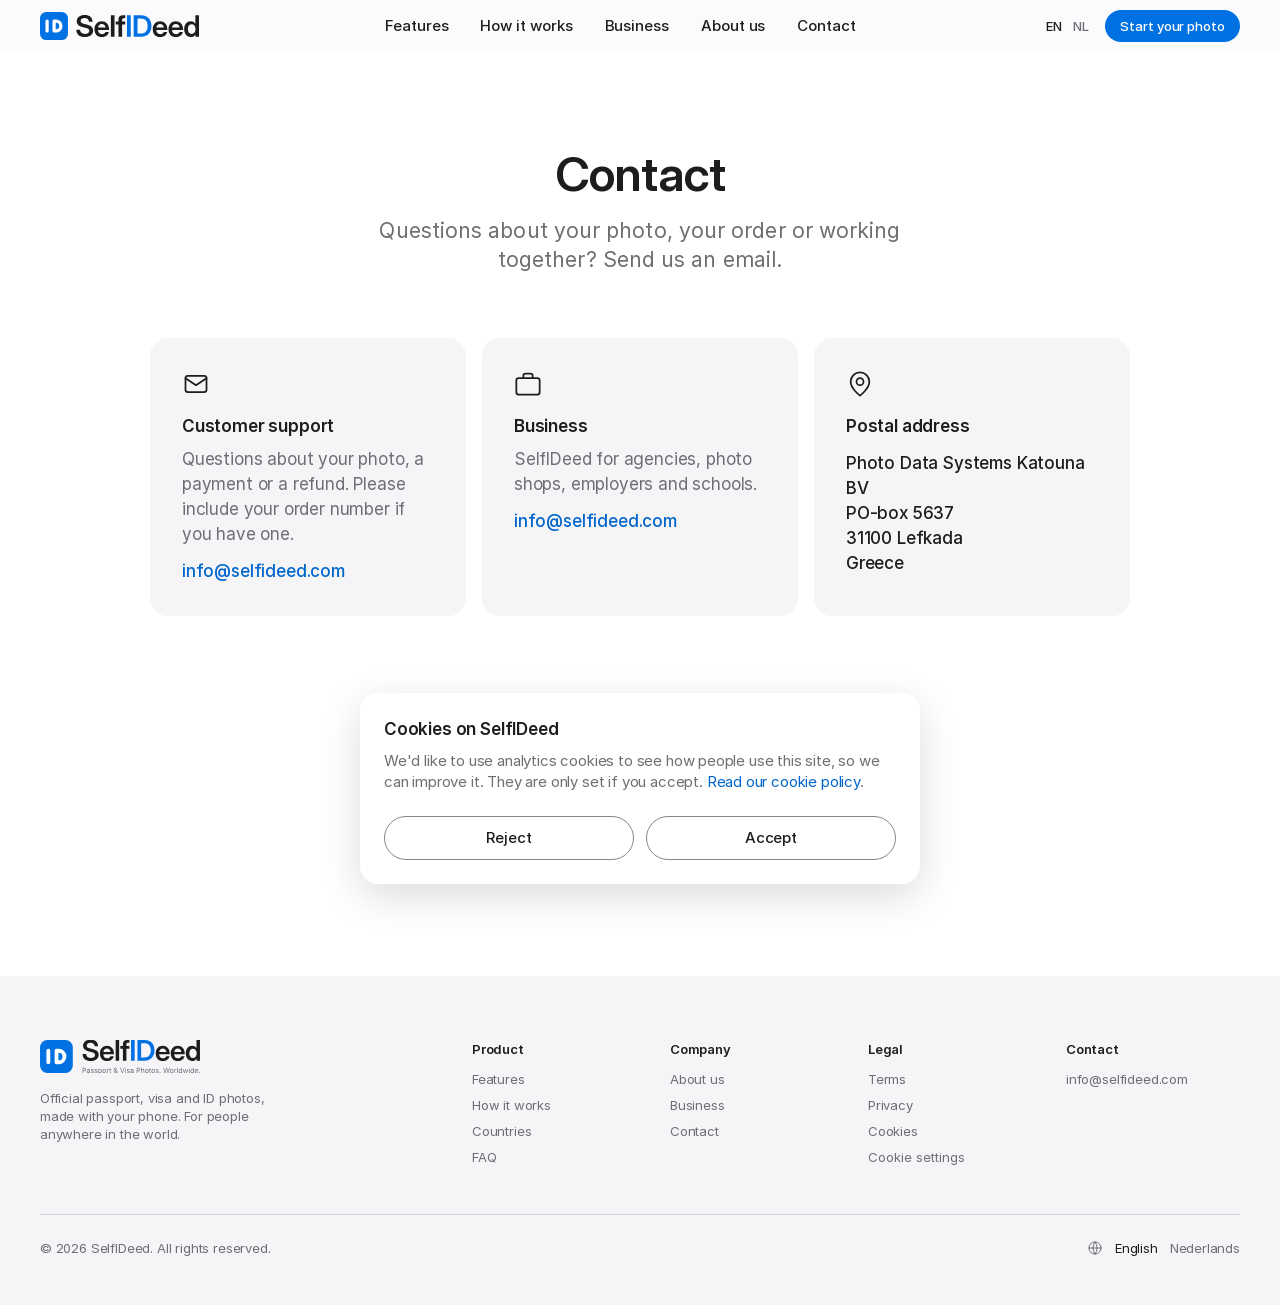
<file: en/contact/index.html>
<!doctype html>
<html lang="en">
<head>
  <meta charset="utf-8">
  <meta name="viewport" content="width=device-width, initial-scale=1">
  <title>Contact | SelfIDeed</title>
  <meta name="description" content="Contact SelfIDeed by email for support, business enquiries or our postal address.">
  <link rel="canonical" href="https://selfideed.com/en/contact/">
  <link rel="alternate" hreflang="en" href="https://selfideed.com/en/contact/">
  <link rel="alternate" hreflang="nl" href="https://selfideed.com/nl/contact/">
  <meta property="og:site_name" content="SelfIDeed">
  <meta property="og:title" content="Contact | SelfIDeed">
  <meta property="og:description" content="Contact SelfIDeed by email for support, business enquiries or our postal address.">
  <link rel="icon" href="../../favicon.ico" sizes="48x48">
  <link rel="icon" href="../../favicon.svg" type="image/svg+xml">
  <link rel="apple-touch-icon" href="../../apple-touch-icon.png">
  <link rel="manifest" href="../../site.webmanifest">
  <meta name="theme-color" content="#ffffff">
  <link rel="preload" href="../../assets/fonts/InterDisplay-SemiBold.woff2" as="font" type="font/woff2" crossorigin>
  <link rel="preload" href="../../assets/fonts/Inter-Regular.woff2" as="font" type="font/woff2" crossorigin>
  <link rel="stylesheet" href="../../assets/css/tokens.css">
  <link rel="stylesheet" href="../../assets/css/site.css">
  <script src="../../assets/js/consent.js"></script>
  <script src="../../assets/js/layout.js" defer></script>
</head>
<body data-path="contact/">
  <div id="site-header"></div>

  <main id="main">
    <section class="section page-intro" aria-labelledby="page-title">
      <div class="container">
        <h1 class="headline-1" id="page-title">Contact</h1>
        <p class="body-large">Questions about your photo, your order or working together? Send us an email.</p>
      </div>
    </section>

    <section class="section">
      <div class="container">
        <div class="contact-grid">
          <div class="contact-card">
            <svg viewBox="0 0 24 24" fill="none" stroke="currentColor" stroke-width="1.5" stroke-linecap="round" stroke-linejoin="round" aria-hidden="true"><rect x="3" y="5" width="18" height="14" rx="2"/><path d="m3 7 9 6 9-6"/></svg>
            <h2>Customer support</h2>
            <p>Questions about your photo, a payment or a refund. Please include your order number if you have one.</p>
            <p class="contact-value"><a href="mailto:info@selfideed.com?subject=Question">info@selfideed.com</a></p>
          </div>
          <div class="contact-card">
            <svg viewBox="0 0 24 24" fill="none" stroke="currentColor" stroke-width="1.5" stroke-linecap="round" stroke-linejoin="round" aria-hidden="true"><rect x="2" y="7" width="20" height="14" rx="2"/><path d="M16 7V5a2 2 0 0 0-2-2h-4a2 2 0 0 0-2 2v2"/></svg>
            <h2>Business</h2>
            <p>SelfIDeed for agencies, photo shops, employers and schools.</p>
            <p class="contact-value"><a href="mailto:info@selfideed.com?subject=SelfIDeed%20for%20business">info@selfideed.com</a></p>
          </div>
          <div class="contact-card">
            <svg viewBox="0 0 24 24" fill="none" stroke="currentColor" stroke-width="1.5" stroke-linecap="round" stroke-linejoin="round" aria-hidden="true"><path d="M20 10c0 6-8 12-8 12s-8-6-8-12a8 8 0 0 1 16 0z"/><circle cx="12" cy="10" r="3"/></svg>
            <h2>Postal address</h2>
            <p class="contact-value">Photo Data Systems Katouna BV<br>PO-box 5637<br>31100 Lefkada<br>Greece</p>
          </div>
        </div>
        <!-- PLACEHOLDER: add phone number or other contact details here when available -->
        <div class="closing" style="margin-top: var(--space-9)">
          <h2 class="headline-2">Looking for a quick answer?</h2>
          <p class="body">Many questions are answered in our FAQ.</p>
          <div class="actions"><a class="text-link" href="../#faq">Read the FAQ <span class="chev" aria-hidden="true">›</span></a></div>
        </div>
      </div>
    </section>

  </main>

  <div id="site-footer"></div>
</body>
</html>
</file>
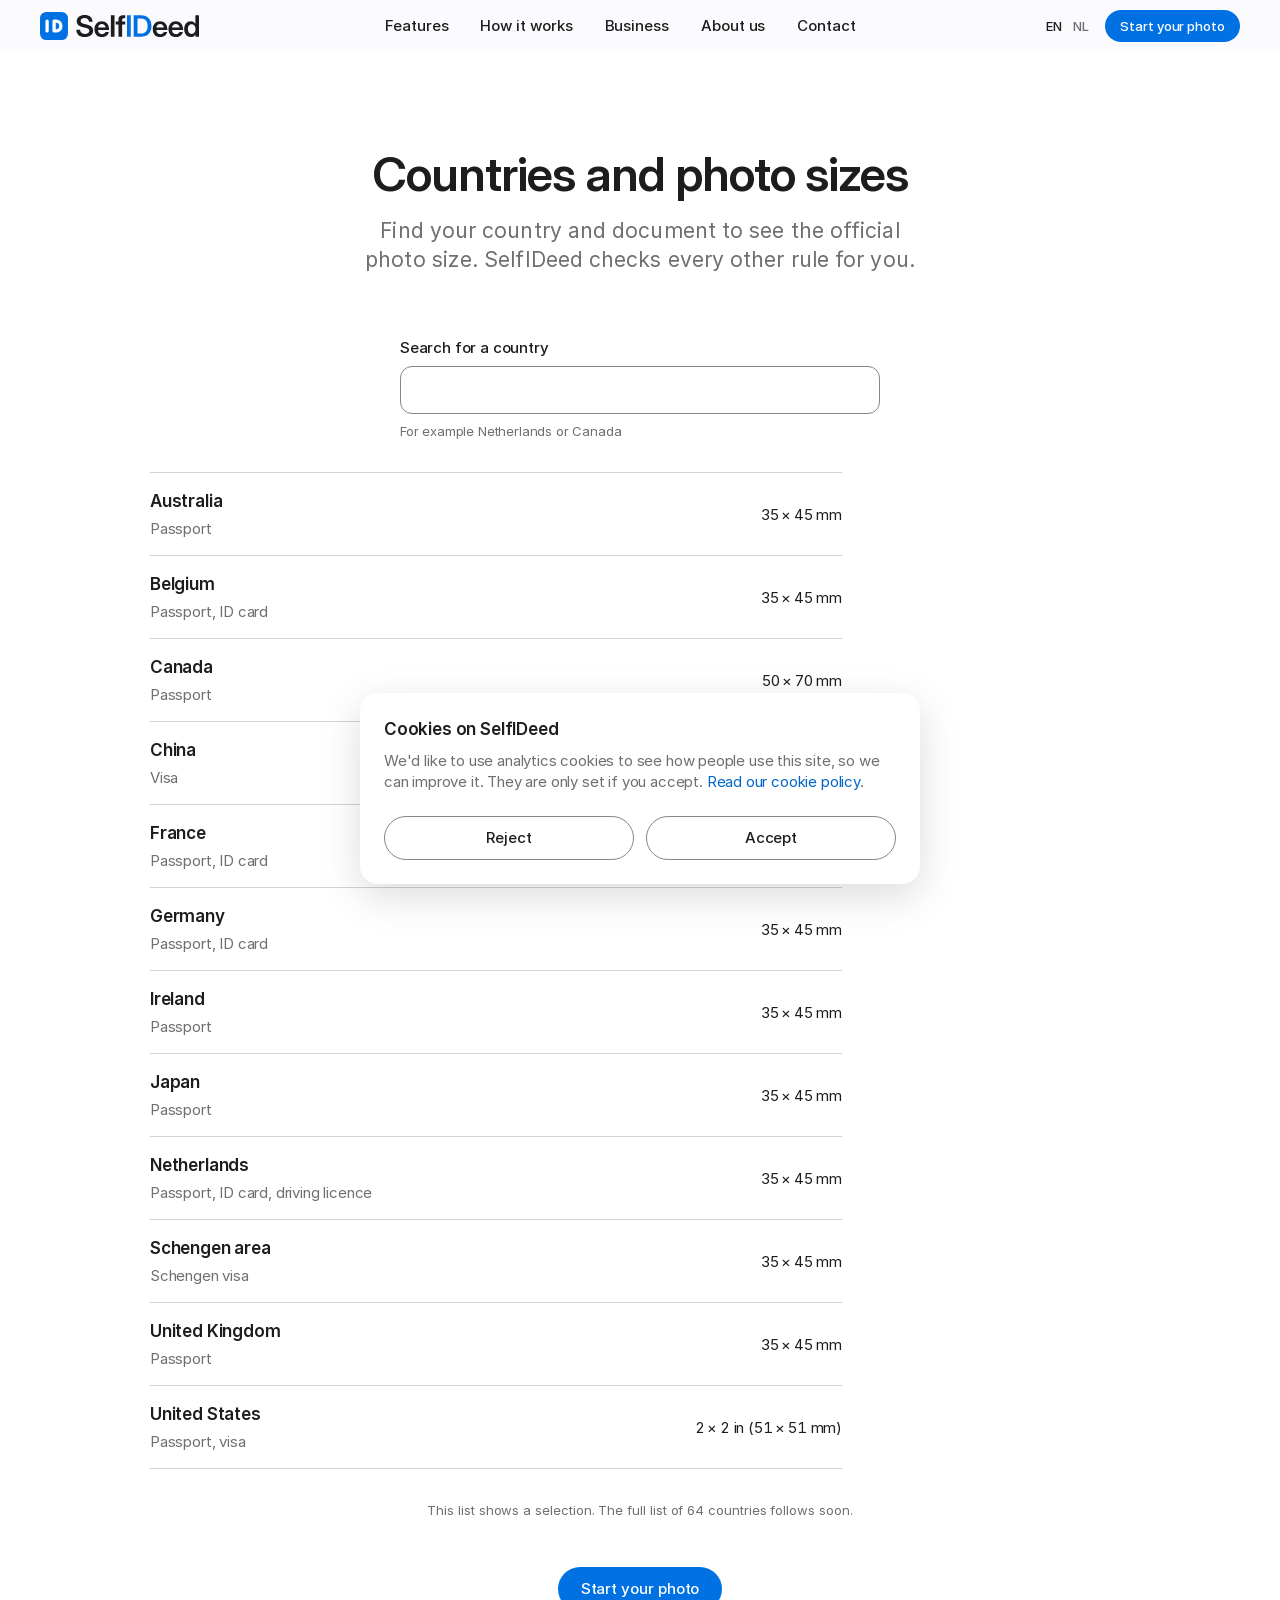
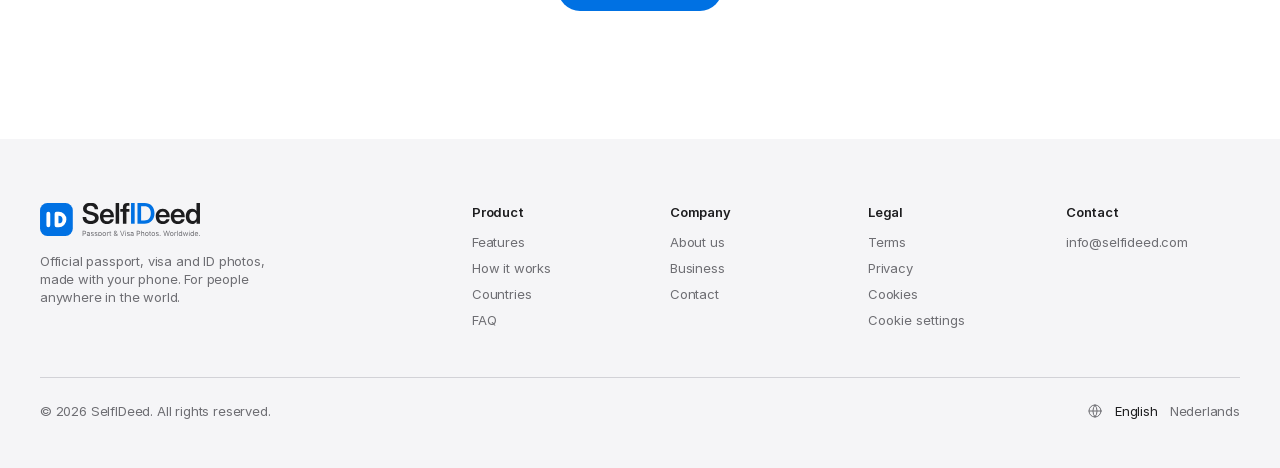
<file: en/countries/index.html>
<!doctype html>
<html lang="en">
<head>
  <meta charset="utf-8">
  <meta name="viewport" content="width=device-width, initial-scale=1">
  <title>Countries and photo sizes | SelfIDeed</title>
  <meta name="description" content="Official passport, ID card and visa photo sizes by country. Make your photo at home with SelfIDeed.">
  <link rel="canonical" href="https://selfideed.com/en/countries/">
  <link rel="alternate" hreflang="en" href="https://selfideed.com/en/countries/">
  <link rel="alternate" hreflang="nl" href="https://selfideed.com/nl/countries/">
  <meta property="og:site_name" content="SelfIDeed">
  <meta property="og:title" content="Countries and photo sizes | SelfIDeed">
  <meta property="og:description" content="Official passport, ID card and visa photo sizes by country. Make your photo at home with SelfIDeed.">
  <link rel="icon" href="../../favicon.ico" sizes="48x48">
  <link rel="icon" href="../../favicon.svg" type="image/svg+xml">
  <link rel="apple-touch-icon" href="../../apple-touch-icon.png">
  <link rel="manifest" href="../../site.webmanifest">
  <meta name="theme-color" content="#ffffff">
  <link rel="preload" href="../../assets/fonts/InterDisplay-SemiBold.woff2" as="font" type="font/woff2" crossorigin>
  <link rel="preload" href="../../assets/fonts/Inter-Regular.woff2" as="font" type="font/woff2" crossorigin>
  <link rel="stylesheet" href="../../assets/css/tokens.css">
  <link rel="stylesheet" href="../../assets/css/site.css">
  <script src="../../assets/js/consent.js"></script>
  <script src="../../assets/js/layout.js" defer></script>
</head>
<body data-path="countries/">
  <div id="site-header"></div>

  <main id="main">
    <section class="section page-intro" aria-labelledby="page-title">
      <div class="container">
        <h1 class="headline-1" id="page-title">Countries and photo sizes</h1>
        <p class="body-large">Find your country and document to see the official photo size. SelfIDeed checks every other rule for you.</p>
      </div>
    </section>

    <!-- PLACEHOLDER data: replace with the full list from the Excel file -->
    <section class="section">
      <div class="container">
        <div class="country-search">
          <label class="field-label" for="country-q">Search for a country</label>
          <input class="input" id="country-q" type="search" autocomplete="off" aria-describedby="country-q-help">
          <p class="field-help" id="country-q-help">For example Netherlands or Canada</p>
        </div>
        <ul class="country-list" id="country-list">
          <li class="country-row" id="australia" data-name="australia australië"><strong>Australia</strong><span class="docs-of">Passport</span><span class="size">35&thinsp;×&thinsp;45&nbsp;mm</span></li>
          <li class="country-row" id="belgium" data-name="belgium belgië"><strong>Belgium</strong><span class="docs-of">Passport, ID card</span><span class="size">35&thinsp;×&thinsp;45&nbsp;mm</span></li>
          <li class="country-row" id="canada" data-name="canada canada"><strong>Canada</strong><span class="docs-of">Passport</span><span class="size">50&thinsp;×&thinsp;70&nbsp;mm</span></li>
          <li class="country-row" id="china" data-name="china china"><strong>China</strong><span class="docs-of">Visa</span><span class="size">33&thinsp;×&thinsp;48&nbsp;mm</span></li>
          <li class="country-row" id="france" data-name="france frankrijk"><strong>France</strong><span class="docs-of">Passport, ID card</span><span class="size">35&thinsp;×&thinsp;45&nbsp;mm</span></li>
          <li class="country-row" id="germany" data-name="germany duitsland"><strong>Germany</strong><span class="docs-of">Passport, ID card</span><span class="size">35&thinsp;×&thinsp;45&nbsp;mm</span></li>
          <li class="country-row" id="ireland" data-name="ireland ierland"><strong>Ireland</strong><span class="docs-of">Passport</span><span class="size">35&thinsp;×&thinsp;45&nbsp;mm</span></li>
          <li class="country-row" id="japan" data-name="japan japan"><strong>Japan</strong><span class="docs-of">Passport</span><span class="size">35&thinsp;×&thinsp;45&nbsp;mm</span></li>
          <li class="country-row" id="netherlands" data-name="netherlands nederland"><strong>Netherlands</strong><span class="docs-of">Passport, ID card, driving licence</span><span class="size">35&thinsp;×&thinsp;45&nbsp;mm</span></li>
          <li class="country-row" id="schengen" data-name="schengen area schengengebied"><strong>Schengen area</strong><span class="docs-of">Schengen visa</span><span class="size">35&thinsp;×&thinsp;45&nbsp;mm</span></li>
          <li class="country-row" id="united-kingdom" data-name="united kingdom verenigd koninkrijk"><strong>United Kingdom</strong><span class="docs-of">Passport</span><span class="size">35&thinsp;×&thinsp;45&nbsp;mm</span></li>
          <li class="country-row" id="united-states" data-name="united states verenigde staten"><strong>United States</strong><span class="docs-of">Passport, visa</span><span class="size">2&thinsp;×&thinsp;2&nbsp;in (51&thinsp;×&thinsp;51&nbsp;mm)</span></li>
        </ul>
        <p class="country-empty" id="country-empty" hidden>No country found. Check the spelling, or email us at info@selfideed.com and we'll tell you if we support it.</p>
        <p class="country-empty caption">This list shows a selection. The full list of 64 countries follows soon.</p>
        <div class="actions" style="margin-top: var(--space-7)">
          <a class="btn btn--primary" href="https://test.selfideed.com" data-app-link>Start your photo</a>
        </div>
      </div>
    </section>

  </main>

  <div id="site-footer"></div>
  <script>
    (function () {
      var q = document.getElementById("country-q"), rows = document.querySelectorAll(".country-row"), empty = document.getElementById("country-empty");
      q.addEventListener("input", function () {
        var v = q.value.trim().toLowerCase(), shown = 0;
        Array.prototype.forEach.call(rows, function (r) { var ok = !v || r.getAttribute("data-name").indexOf(v) !== -1; r.hidden = !ok; if (ok) shown++; });
        empty.hidden = shown !== 0;
      });
    })();
  </script>
</body>
</html>
</file>
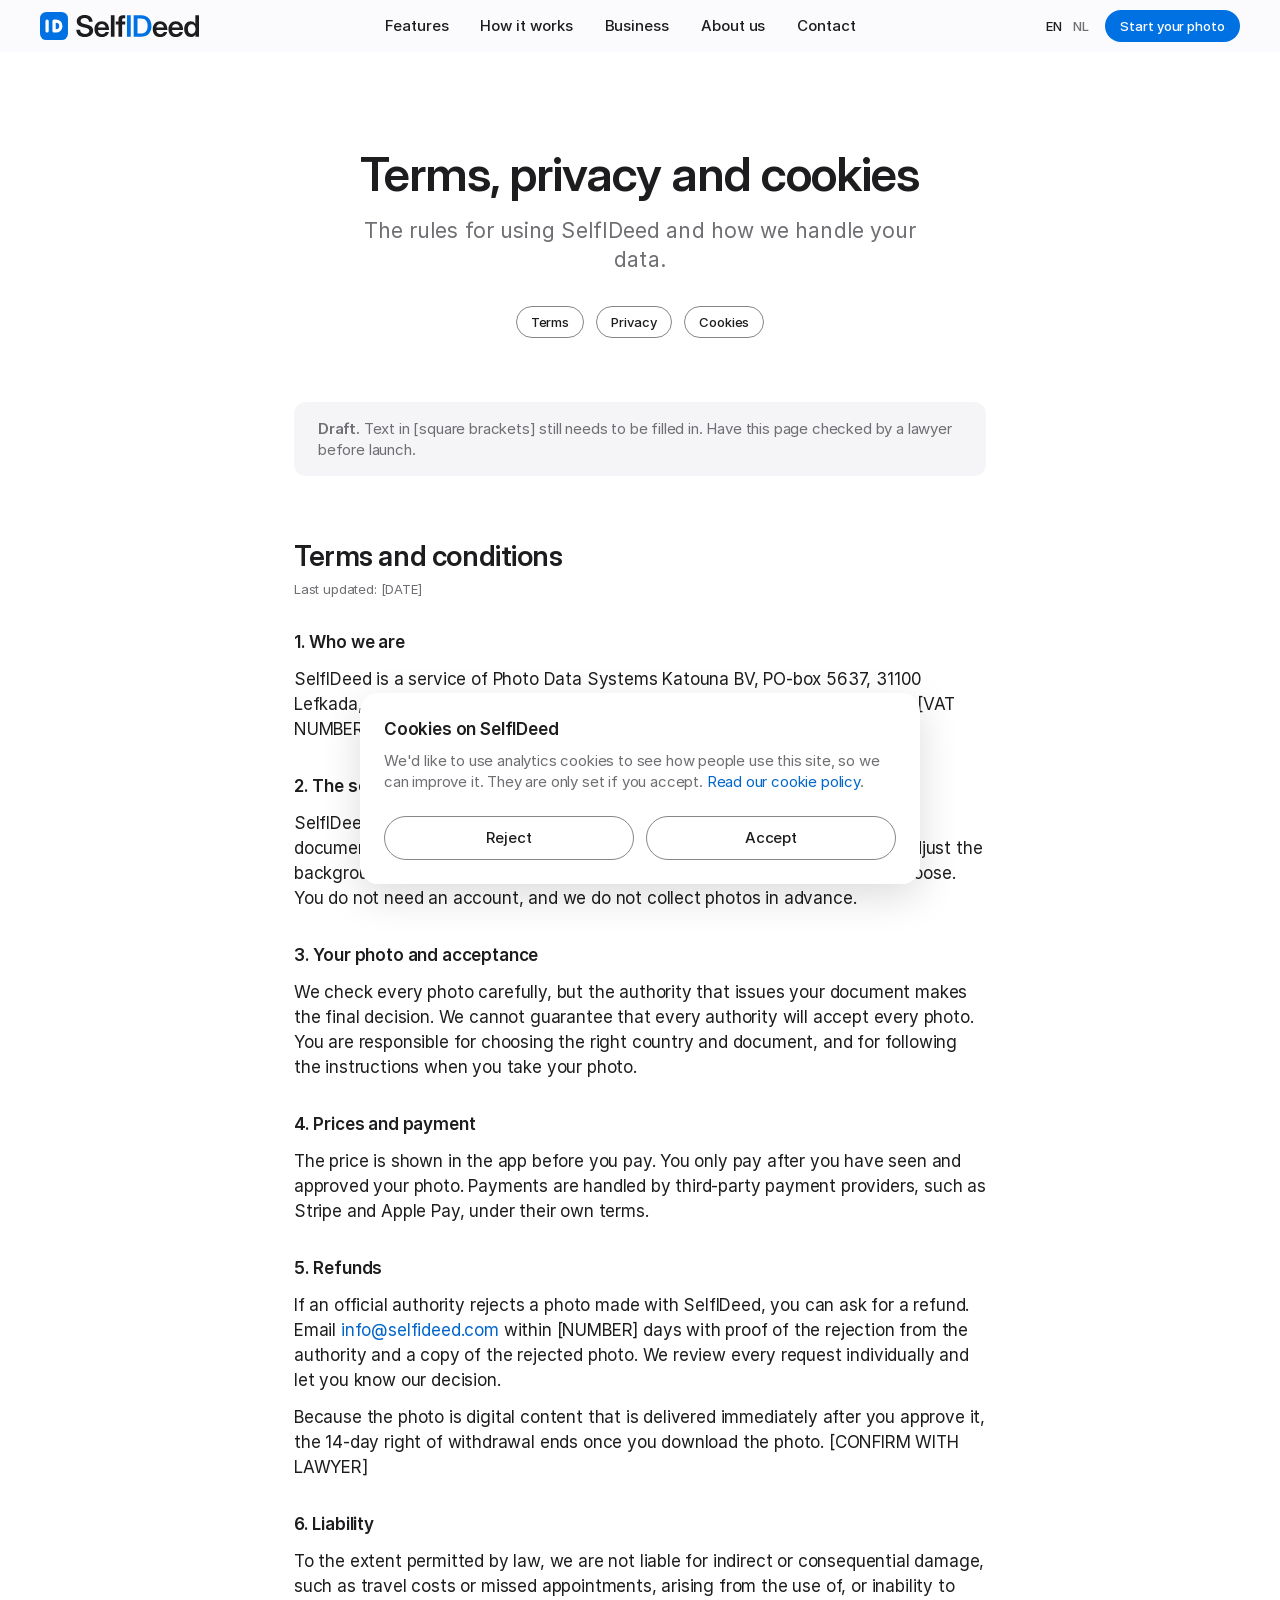
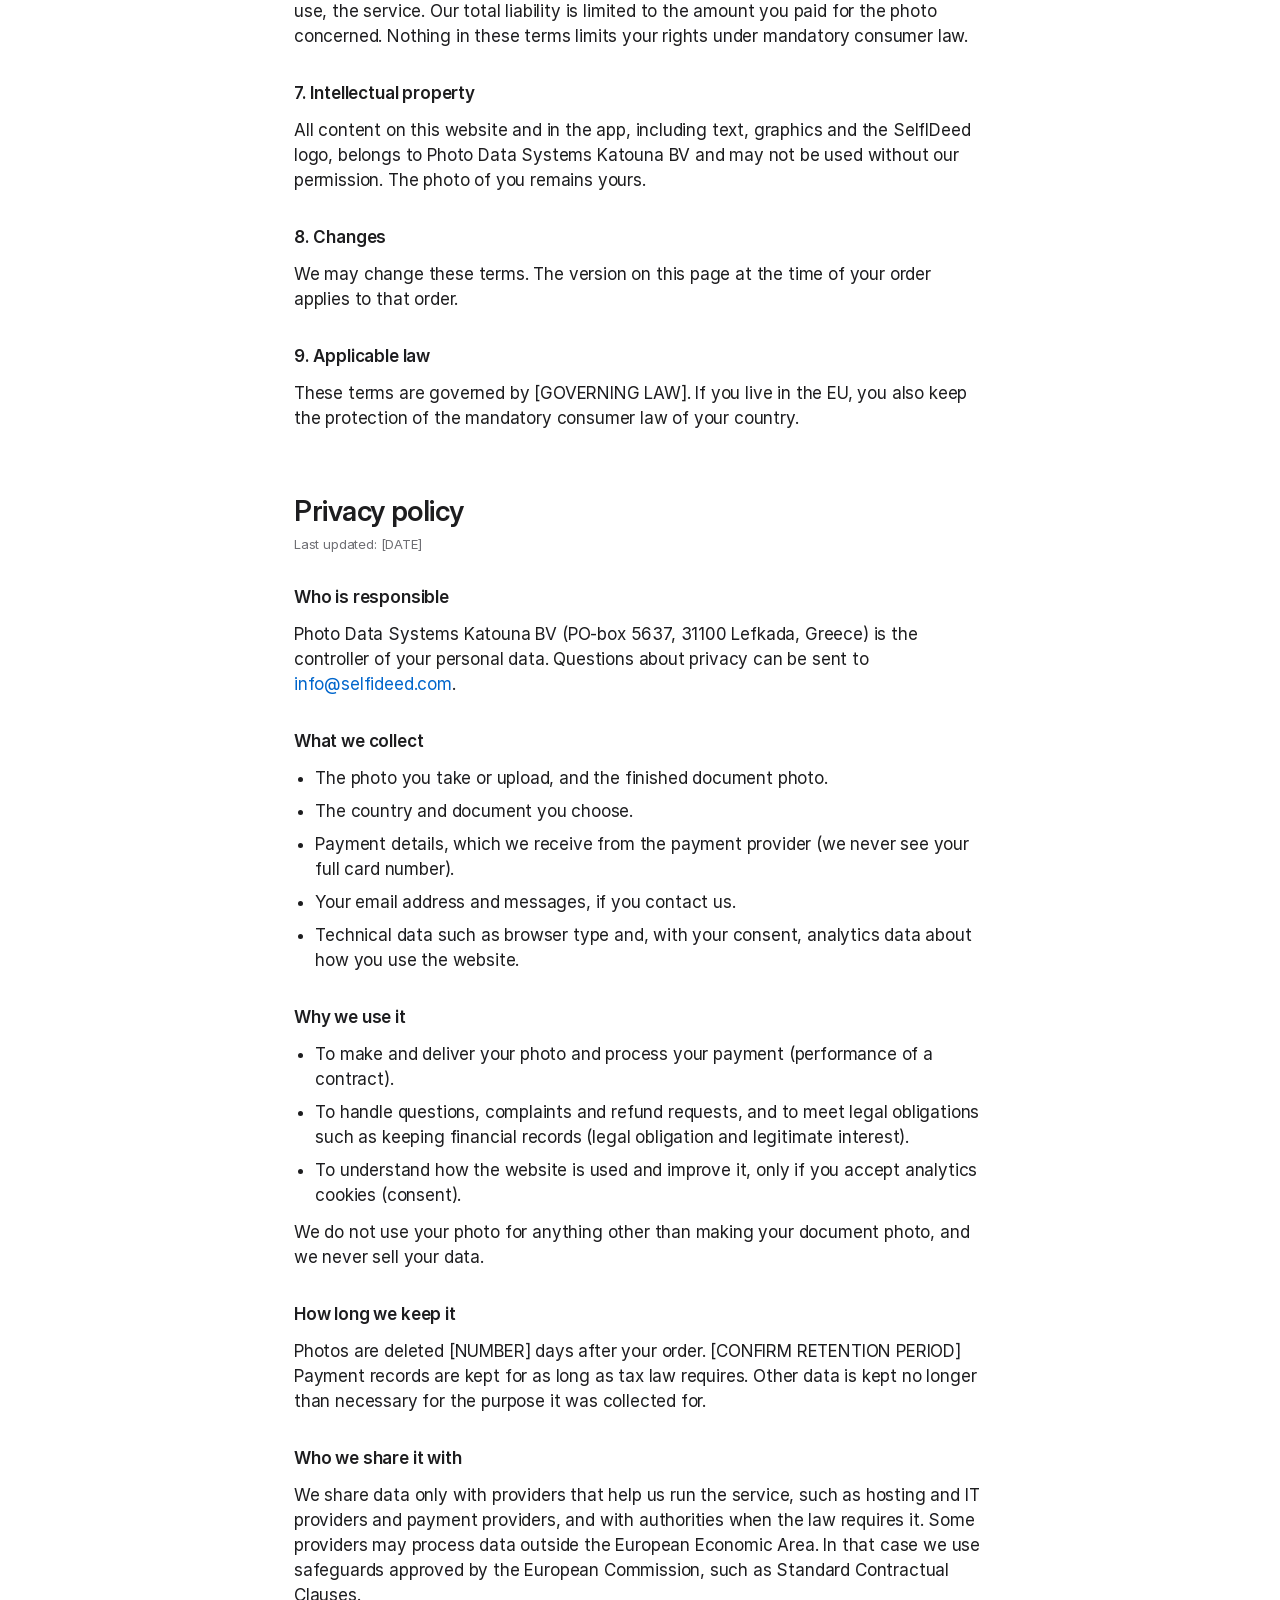
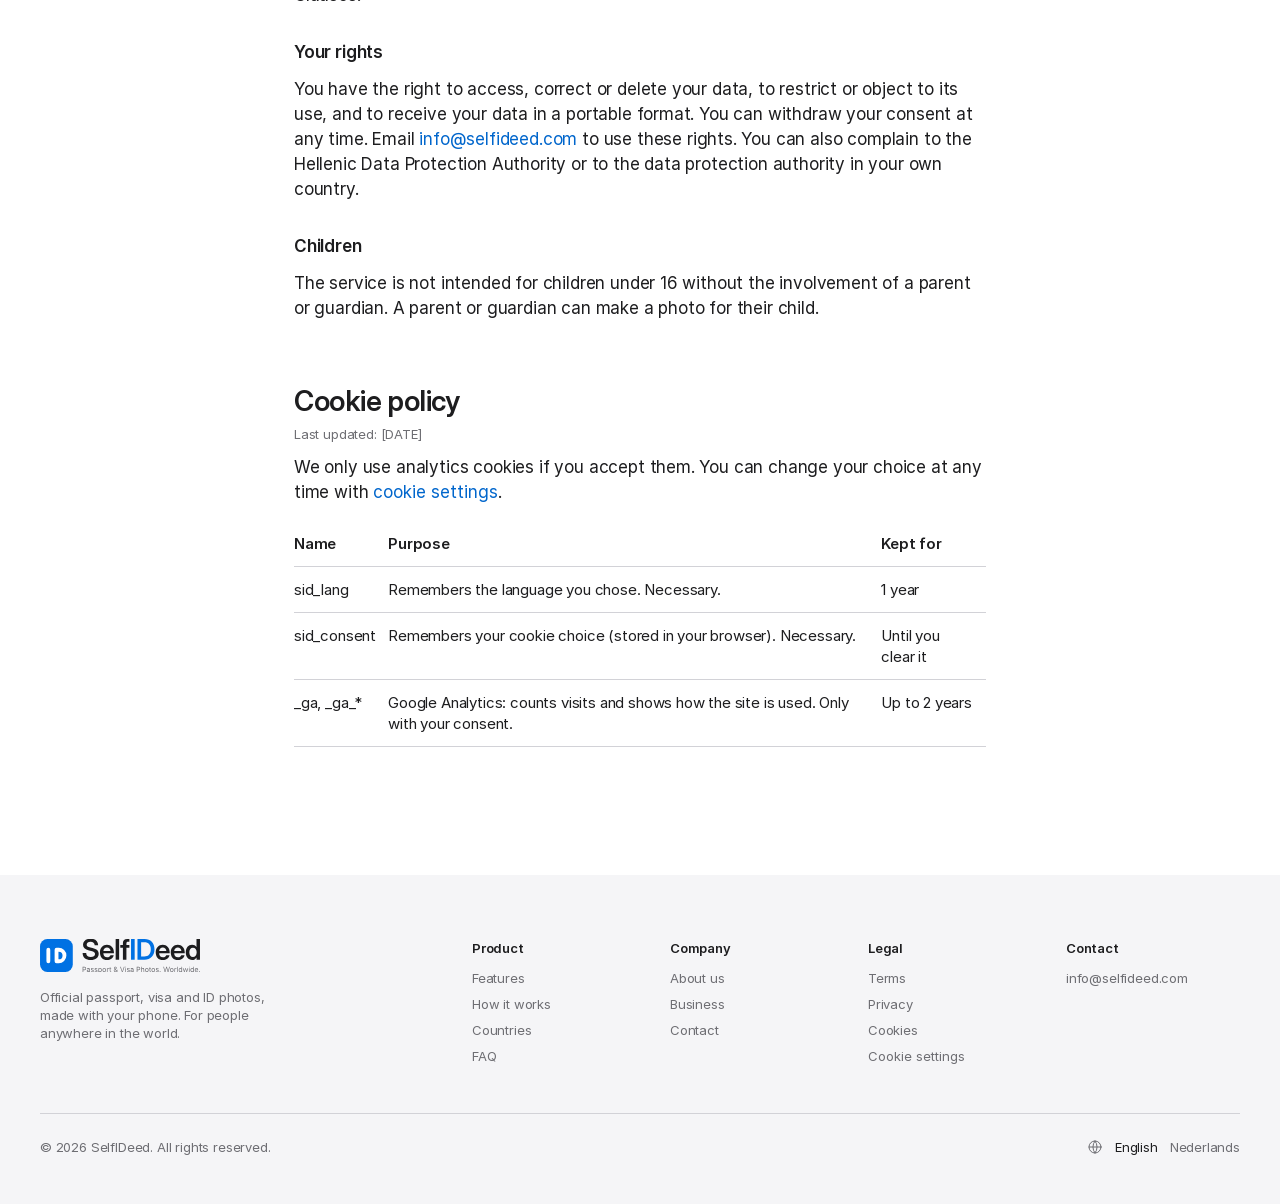
<file: en/legal/index.html>
<!doctype html>
<html lang="en">
<head>
  <meta charset="utf-8">
  <meta name="viewport" content="width=device-width, initial-scale=1">
  <title>Terms, privacy and cookies | SelfIDeed</title>
  <meta name="description" content="SelfIDeed terms and conditions, privacy policy and cookie policy.">
  <link rel="canonical" href="https://selfideed.com/en/legal/">
  <link rel="alternate" hreflang="en" href="https://selfideed.com/en/legal/">
  <link rel="alternate" hreflang="nl" href="https://selfideed.com/nl/legal/">
  <meta property="og:site_name" content="SelfIDeed">
  <meta property="og:title" content="Terms, privacy and cookies | SelfIDeed">
  <meta property="og:description" content="SelfIDeed terms and conditions, privacy policy and cookie policy.">
  <link rel="icon" href="../../favicon.ico" sizes="48x48">
  <link rel="icon" href="../../favicon.svg" type="image/svg+xml">
  <link rel="apple-touch-icon" href="../../apple-touch-icon.png">
  <link rel="manifest" href="../../site.webmanifest">
  <meta name="theme-color" content="#ffffff">
  <link rel="preload" href="../../assets/fonts/InterDisplay-SemiBold.woff2" as="font" type="font/woff2" crossorigin>
  <link rel="preload" href="../../assets/fonts/Inter-Regular.woff2" as="font" type="font/woff2" crossorigin>
  <link rel="stylesheet" href="../../assets/css/tokens.css">
  <link rel="stylesheet" href="../../assets/css/site.css">
  <script src="../../assets/js/consent.js"></script>
  <script src="../../assets/js/layout.js" defer></script>
</head>
<body data-path="legal/">
  <div id="site-header"></div>

  <main id="main">
    <section class="section page-intro" aria-labelledby="page-title">
      <div class="container">
        <h1 class="headline-1" id="page-title">Terms, privacy and cookies</h1>
        <p class="body-large">The rules for using SelfIDeed and how we handle your data.</p>
        <nav class="toc" aria-label="On this page"><a class="btn btn--secondary btn--small" href="#terms">Terms</a><a class="btn btn--secondary btn--small" href="#privacy">Privacy</a><a class="btn btn--secondary btn--small" href="#cookies">Cookies</a></nav>
      </div>
    </section>

    <section class="section">
      <div class="container">
        <article class="prose">
        <div class="placeholder-note"><strong>Draft.</strong> Text in [square brackets] still needs to be filled in. Have this page checked by a lawyer before launch.</div>

        <h2 id="terms" style="margin-top: var(--space-8)">Terms and conditions</h2>
        <p class="meta">Last updated: [DATE]</p>

        <h3>1. Who we are</h3>
        <p>SelfIDeed is a service of Photo Data Systems Katouna BV, PO-box 5637, 31100 Lefkada, Greece, registration number [REGISTRATION NUMBER], VAT number [VAT NUMBER]. You can reach us at <a href="mailto:info@selfideed.com">info@selfideed.com</a>.</p>

        <h3>2. The service</h3>
        <p>SelfIDeed turns a photo you take with your phone into a photo for an official document, such as a passport, ID card or visa. We crop and align the photo, adjust the background and check it against the published rules for the document you choose. You do not need an account, and we do not collect photos in advance.</p>

        <h3>3. Your photo and acceptance</h3>
        <p>We check every photo carefully, but the authority that issues your document makes the final decision. We cannot guarantee that every authority will accept every photo. You are responsible for choosing the right country and document, and for following the instructions when you take your photo.</p>

        <h3>4. Prices and payment</h3>
        <p>The price is shown in the app before you pay. You only pay after you have seen and approved your photo. Payments are handled by third-party payment providers, such as Stripe and Apple Pay, under their own terms.</p>

        <h3>5. Refunds</h3>
        <p>If an official authority rejects a photo made with SelfIDeed, you can ask for a refund. Email <a href="mailto:info@selfideed.com">info@selfideed.com</a> within [NUMBER] days with proof of the rejection from the authority and a copy of the rejected photo. We review every request individually and let you know our decision.</p>
        <p>Because the photo is digital content that is delivered immediately after you approve it, the 14-day right of withdrawal ends once you download the photo. [CONFIRM WITH LAWYER]</p>

        <h3>6. Liability</h3>
        <p>To the extent permitted by law, we are not liable for indirect or consequential damage, such as travel costs or missed appointments, arising from the use of, or inability to use, the service. Our total liability is limited to the amount you paid for the photo concerned. Nothing in these terms limits your rights under mandatory consumer law.</p>

        <h3>7. Intellectual property</h3>
        <p>All content on this website and in the app, including text, graphics and the SelfIDeed logo, belongs to Photo Data Systems Katouna BV and may not be used without our permission. The photo of you remains yours.</p>

        <h3>8. Changes</h3>
        <p>We may change these terms. The version on this page at the time of your order applies to that order.</p>

        <h3>9. Applicable law</h3>
        <p>These terms are governed by [GOVERNING LAW]. If you live in the EU, you also keep the protection of the mandatory consumer law of your country.</p>

        <h2 id="privacy">Privacy policy</h2>
        <p class="meta">Last updated: [DATE]</p>

        <h3>Who is responsible</h3>
        <p>Photo Data Systems Katouna BV (PO-box 5637, 31100 Lefkada, Greece) is the controller of your personal data. Questions about privacy can be sent to <a href="mailto:info@selfideed.com">info@selfideed.com</a>.</p>

        <h3>What we collect</h3>
        <ul>
          <li>The photo you take or upload, and the finished document photo.</li>
          <li>The country and document you choose.</li>
          <li>Payment details, which we receive from the payment provider (we never see your full card number).</li>
          <li>Your email address and messages, if you contact us.</li>
          <li>Technical data such as browser type and, with your consent, analytics data about how you use the website.</li>
        </ul>

        <h3>Why we use it</h3>
        <ul>
          <li>To make and deliver your photo and process your payment (performance of a contract).</li>
          <li>To handle questions, complaints and refund requests, and to meet legal obligations such as keeping financial records (legal obligation and legitimate interest).</li>
          <li>To understand how the website is used and improve it, only if you accept analytics cookies (consent).</li>
        </ul>
        <p>We do not use your photo for anything other than making your document photo, and we never sell your data.</p>

        <h3>How long we keep it</h3>
        <p>Photos are deleted [NUMBER] days after your order. [CONFIRM RETENTION PERIOD] Payment records are kept for as long as tax law requires. Other data is kept no longer than necessary for the purpose it was collected for.</p>

        <h3>Who we share it with</h3>
        <p>We share data only with providers that help us run the service, such as hosting and IT providers and payment providers, and with authorities when the law requires it. Some providers may process data outside the European Economic Area. In that case we use safeguards approved by the European Commission, such as Standard Contractual Clauses.</p>

        <h3>Your rights</h3>
        <p>You have the right to access, correct or delete your data, to restrict or object to its use, and to receive your data in a portable format. You can withdraw your consent at any time. Email <a href="mailto:info@selfideed.com">info@selfideed.com</a> to use these rights. You can also complain to the Hellenic Data Protection Authority or to the data protection authority in your own country.</p>

        <h3>Children</h3>
        <p>The service is not intended for children under 16 without the involvement of a parent or guardian. A parent or guardian can make a photo for their child.</p>

        <h2 id="cookies">Cookie policy</h2>
        <p class="meta">Last updated: [DATE]</p>
        <p>We only use analytics cookies if you accept them. You can change your choice at any time with <button type="button" class="text-link" data-cookie-settings style="background:none;border:0;padding:0;cursor:pointer;font:inherit">cookie settings</button>.</p>
        <table>
          <thead><tr><th>Name</th><th>Purpose</th><th>Kept for</th></tr></thead>
          <tbody>
            <tr><td>sid_lang</td><td>Remembers the language you chose. Necessary.</td><td>1 year</td></tr>
            <tr><td>sid_consent</td><td>Remembers your cookie choice (stored in your browser). Necessary.</td><td>Until you clear it</td></tr>
            <tr><td>_ga, _ga_*</td><td>Google Analytics: counts visits and shows how the site is used. Only with your consent.</td><td>Up to 2 years</td></tr>
          </tbody>
        </table>
        </article>
      </div>
    </section>

  </main>

  <div id="site-footer"></div>
</body>
</html>
</file>
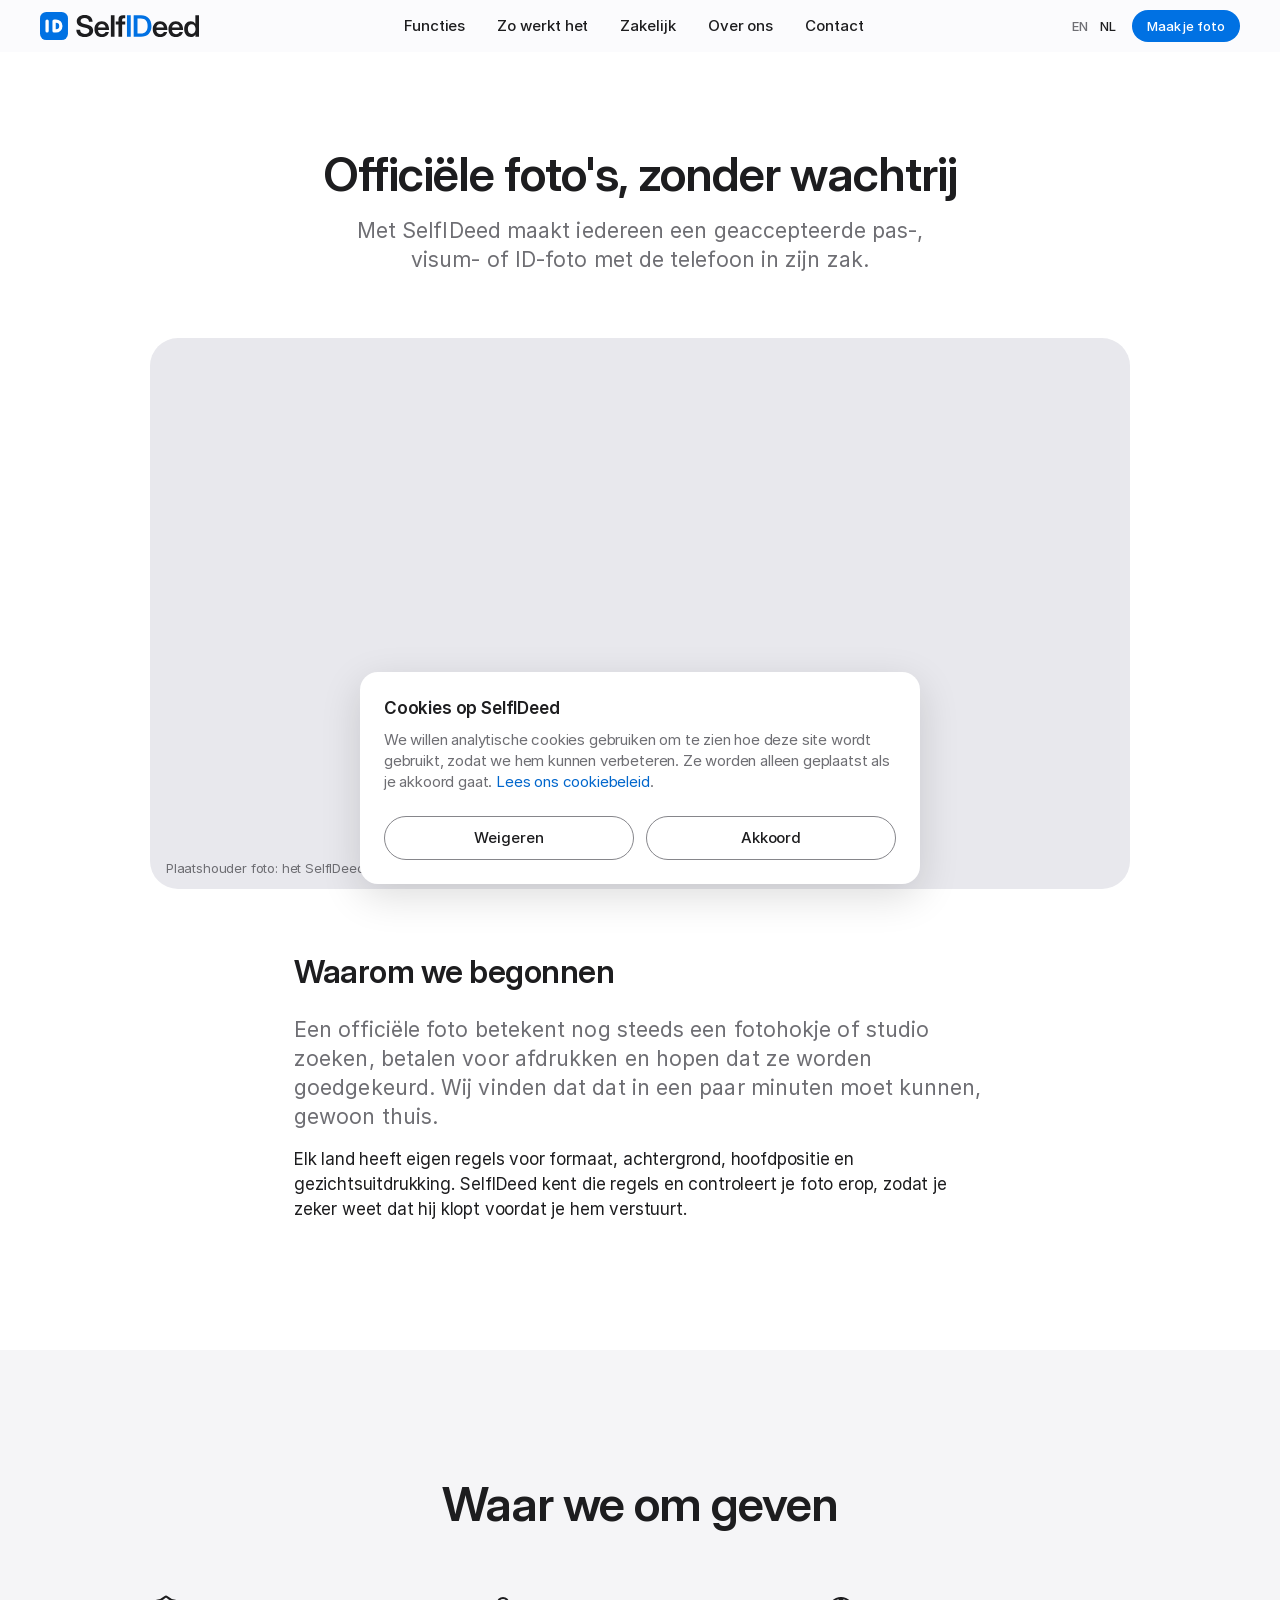
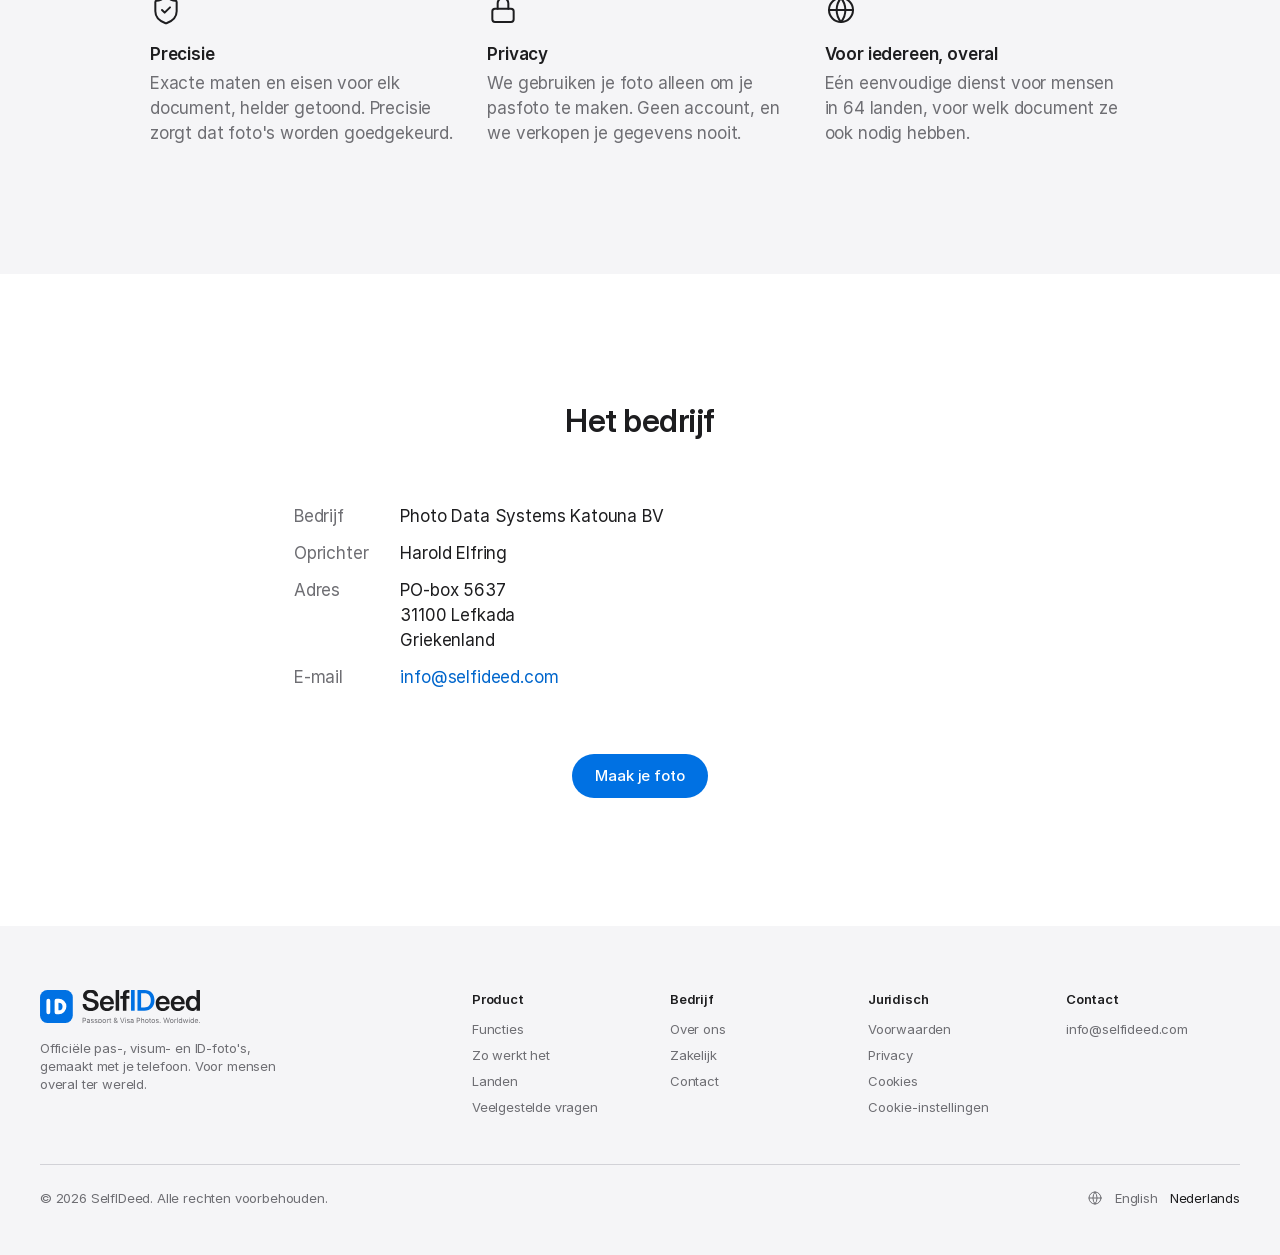
<file: nl/about/index.html>
<!doctype html>
<html lang="nl">
<head>
  <meta charset="utf-8">
  <meta name="viewport" content="width=device-width, initial-scale=1">
  <title>Over ons | SelfIDeed</title>
  <meta name="description" content="Met SelfIDeed maakt iedereen een officiële pas-, visum- of ID-foto met de telefoon. Lees wie we zijn.">
  <link rel="canonical" href="https://selfideed.com/nl/about/">
  <link rel="alternate" hreflang="en" href="https://selfideed.com/en/about/">
  <link rel="alternate" hreflang="nl" href="https://selfideed.com/nl/about/">
  <meta property="og:site_name" content="SelfIDeed">
  <meta property="og:title" content="Over ons | SelfIDeed">
  <meta property="og:description" content="Met SelfIDeed maakt iedereen een officiële pas-, visum- of ID-foto met de telefoon. Lees wie we zijn.">
  <link rel="icon" href="../../favicon.ico" sizes="48x48">
  <link rel="icon" href="../../favicon.svg" type="image/svg+xml">
  <link rel="apple-touch-icon" href="../../apple-touch-icon.png">
  <link rel="manifest" href="../../site.webmanifest">
  <meta name="theme-color" content="#ffffff">
  <link rel="preload" href="../../assets/fonts/InterDisplay-SemiBold.woff2" as="font" type="font/woff2" crossorigin>
  <link rel="preload" href="../../assets/fonts/Inter-Regular.woff2" as="font" type="font/woff2" crossorigin>
  <link rel="stylesheet" href="../../assets/css/tokens.css">
  <link rel="stylesheet" href="../../assets/css/site.css">
  <script src="../../assets/js/consent.js"></script>
  <script src="../../assets/js/layout.js" defer></script>
</head>
<body data-path="about/">
  <div id="site-header"></div>

  <main id="main">
    <section class="section page-intro" aria-labelledby="page-title">
      <div class="container">
        <h1 class="headline-1" id="page-title">Officiële foto's, zonder wachtrij</h1>
        <p class="body-large">Met SelfIDeed maakt iedereen een geaccepteerde pas-, visum- of ID-foto met de telefoon in zijn zak.</p>
      </div>
    </section>

    <section class="section">
      <div class="container">
        <!-- PLACEHOLDER: team or company photo -->
        <div class="about-media ph"><span class="ph__label">Plaatshouder foto: het SelfIDeed-team</span></div>
        <div class="about-copy">
          <h2 class="headline-2" style="margin-top: var(--space-8)">Waarom we begonnen</h2>
          <p class="body-large secondary">Een officiële foto betekent nog steeds een fotohokje of studio zoeken, betalen voor afdrukken en hopen dat ze worden goedgekeurd. Wij vinden dat dat in een paar minuten moet kunnen, gewoon thuis.</p>
          <p>Elk land heeft eigen regels voor formaat, achtergrond, hoofdpositie en gezichtsuitdrukking. SelfIDeed kent die regels en controleert je foto erop, zodat je zeker weet dat hij klopt voordat je hem verstuurt. <!-- PLACEHOLDER: company story to be confirmed --></p>
        </div>
      </div>
    </section>

    <section class="section section--alt" aria-labelledby="values-title">
      <div class="container">
        <div class="section-head"><h2 class="headline-1" id="values-title">Waar we om geven</h2></div>
        <ul class="values">
          <li><svg viewBox="0 0 24 24" fill="none" stroke="currentColor" stroke-width="1.5" stroke-linecap="round" stroke-linejoin="round" aria-hidden="true"><path d="M20 13c0 5-3.5 7.5-7.66 8.95a1 1 0 0 1-.67-.01C7.5 20.5 4 18 4 13V6a1 1 0 0 1 1-1c2 0 4.5-1.2 6.24-2.72a1.17 1.17 0 0 1 1.52 0C14.51 3.81 17 5 19 5a1 1 0 0 1 1 1z"/><path d="m9 12 2 2 4-4"/></svg><h3>Precisie</h3><p>Exacte maten en eisen voor elk document, helder getoond. Precisie zorgt dat foto's worden goedgekeurd.</p></li>
          <li><svg viewBox="0 0 24 24" fill="none" stroke="currentColor" stroke-width="1.5" stroke-linecap="round" stroke-linejoin="round" aria-hidden="true"><rect x="4" y="11" width="16" height="10" rx="2"/><path d="M8 11V7a4 4 0 0 1 8 0v4"/></svg><h3>Privacy</h3><p>We gebruiken je foto alleen om je pasfoto te maken. Geen account, en we verkopen je gegevens nooit.</p></li>
          <li><svg viewBox="0 0 24 24" fill="none" stroke="currentColor" stroke-width="1.5" stroke-linecap="round" stroke-linejoin="round" aria-hidden="true"><circle cx="12" cy="12" r="9"/><path d="M3 12h18M12 3a14 14 0 0 1 0 18M12 3a14 14 0 0 0 0 18"/></svg><h3>Voor iedereen, overal</h3><p>Eén eenvoudige dienst voor mensen in 64 landen, voor welk document ze ook nodig hebben.</p></li>
        </ul>
      </div>
    </section>

    <section class="section" aria-labelledby="facts-title">
      <div class="container">
        <div class="section-head"><h2 class="headline-2" id="facts-title">Het bedrijf</h2></div>
        <dl class="facts">
          <dt>Bedrijf</dt><dd>Photo Data Systems Katouna BV</dd>
          <dt>Oprichter</dt><dd>Harold Elfring</dd>
          <dt>Adres</dt><dd>PO-box 5637<br>31100 Lefkada<br>Griekenland</dd>
          <dt>E-mail</dt><dd><a href="mailto:info@selfideed.com">info@selfideed.com</a></dd>
        </dl>
        <div class="actions" style="margin-top: var(--space-8)">
          <a class="btn btn--primary" href="https://test.selfideed.com" data-app-link>Maak je foto</a>
        </div>
      </div>
    </section>

  </main>

  <div id="site-footer"></div>
</body>
</html>
</file>
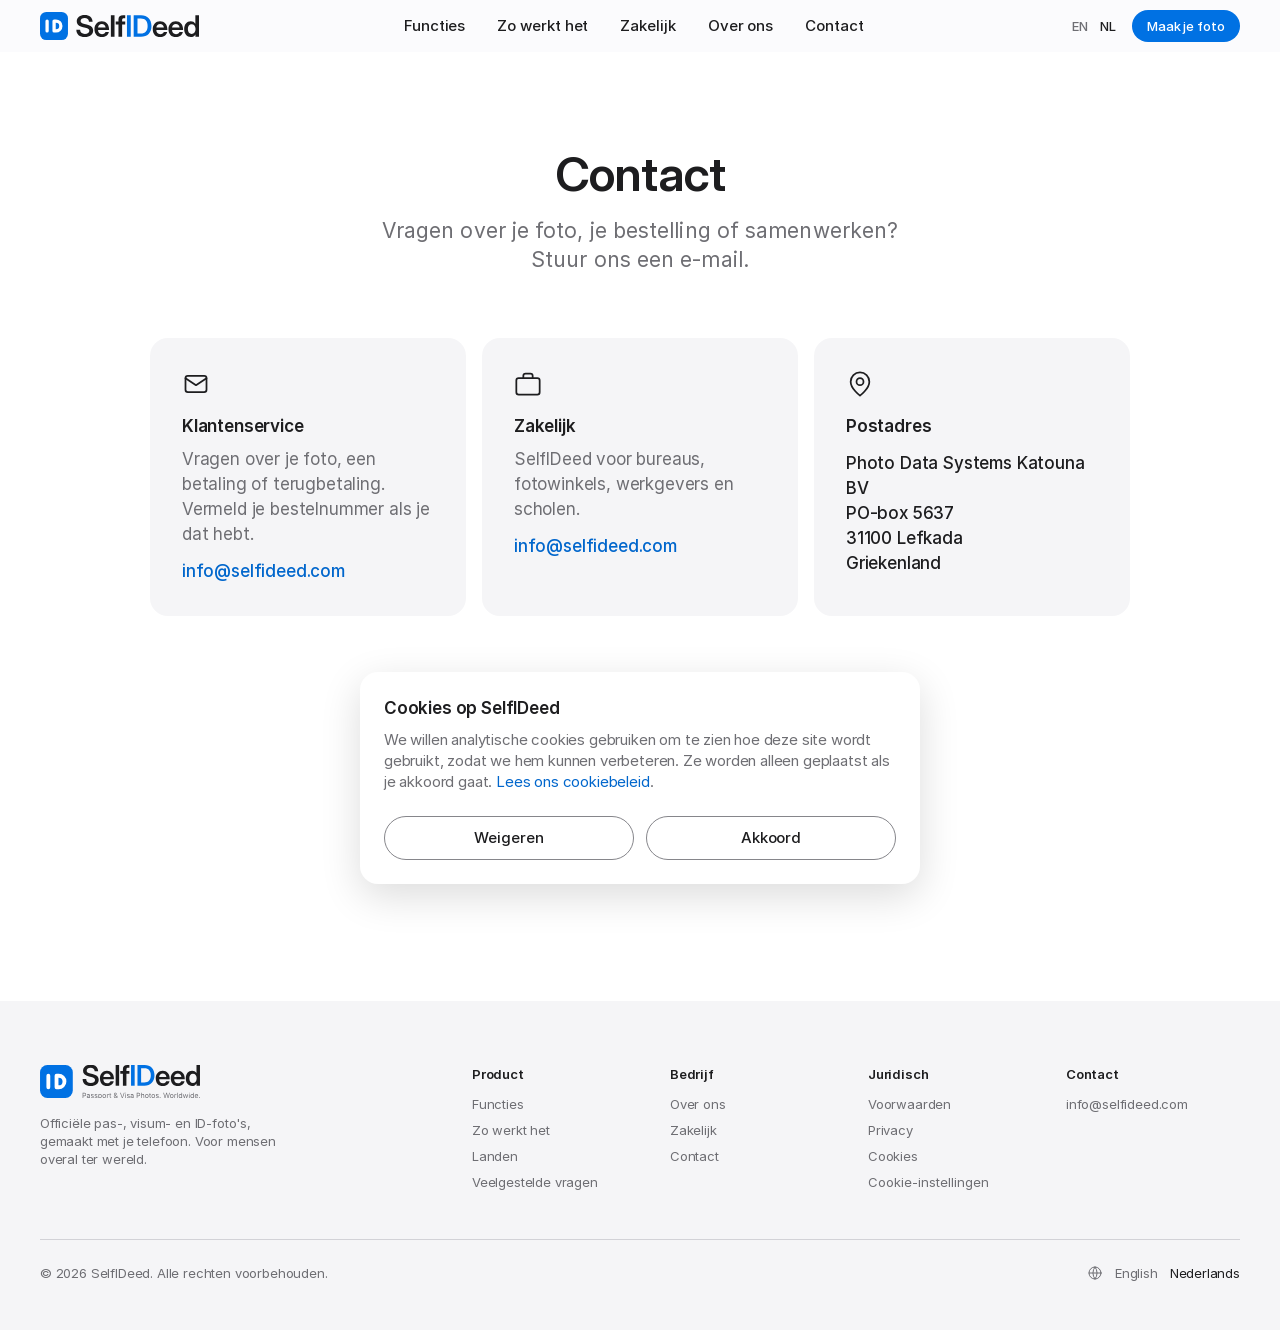
<file: nl/contact/index.html>
<!doctype html>
<html lang="nl">
<head>
  <meta charset="utf-8">
  <meta name="viewport" content="width=device-width, initial-scale=1">
  <title>Contact | SelfIDeed</title>
  <meta name="description" content="Neem contact op met SelfIDeed per e-mail voor klantenservice, zakelijke vragen of ons postadres.">
  <link rel="canonical" href="https://selfideed.com/nl/contact/">
  <link rel="alternate" hreflang="en" href="https://selfideed.com/en/contact/">
  <link rel="alternate" hreflang="nl" href="https://selfideed.com/nl/contact/">
  <meta property="og:site_name" content="SelfIDeed">
  <meta property="og:title" content="Contact | SelfIDeed">
  <meta property="og:description" content="Neem contact op met SelfIDeed per e-mail voor klantenservice, zakelijke vragen of ons postadres.">
  <link rel="icon" href="../../favicon.ico" sizes="48x48">
  <link rel="icon" href="../../favicon.svg" type="image/svg+xml">
  <link rel="apple-touch-icon" href="../../apple-touch-icon.png">
  <link rel="manifest" href="../../site.webmanifest">
  <meta name="theme-color" content="#ffffff">
  <link rel="preload" href="../../assets/fonts/InterDisplay-SemiBold.woff2" as="font" type="font/woff2" crossorigin>
  <link rel="preload" href="../../assets/fonts/Inter-Regular.woff2" as="font" type="font/woff2" crossorigin>
  <link rel="stylesheet" href="../../assets/css/tokens.css">
  <link rel="stylesheet" href="../../assets/css/site.css">
  <script src="../../assets/js/consent.js"></script>
  <script src="../../assets/js/layout.js" defer></script>
</head>
<body data-path="contact/">
  <div id="site-header"></div>

  <main id="main">
    <section class="section page-intro" aria-labelledby="page-title">
      <div class="container">
        <h1 class="headline-1" id="page-title">Contact</h1>
        <p class="body-large">Vragen over je foto, je bestelling of samenwerken? Stuur ons een e-mail.</p>
      </div>
    </section>

    <section class="section">
      <div class="container">
        <div class="contact-grid">
          <div class="contact-card">
            <svg viewBox="0 0 24 24" fill="none" stroke="currentColor" stroke-width="1.5" stroke-linecap="round" stroke-linejoin="round" aria-hidden="true"><rect x="3" y="5" width="18" height="14" rx="2"/><path d="m3 7 9 6 9-6"/></svg>
            <h2>Klantenservice</h2>
            <p>Vragen over je foto, een betaling of terugbetaling. Vermeld je bestelnummer als je dat hebt.</p>
            <p class="contact-value"><a href="mailto:info@selfideed.com?subject=Vraag">info@selfideed.com</a></p>
          </div>
          <div class="contact-card">
            <svg viewBox="0 0 24 24" fill="none" stroke="currentColor" stroke-width="1.5" stroke-linecap="round" stroke-linejoin="round" aria-hidden="true"><rect x="2" y="7" width="20" height="14" rx="2"/><path d="M16 7V5a2 2 0 0 0-2-2h-4a2 2 0 0 0-2 2v2"/></svg>
            <h2>Zakelijk</h2>
            <p>SelfIDeed voor bureaus, fotowinkels, werkgevers en scholen.</p>
            <p class="contact-value"><a href="mailto:info@selfideed.com?subject=SelfIDeed%20voor%20bedrijven">info@selfideed.com</a></p>
          </div>
          <div class="contact-card">
            <svg viewBox="0 0 24 24" fill="none" stroke="currentColor" stroke-width="1.5" stroke-linecap="round" stroke-linejoin="round" aria-hidden="true"><path d="M20 10c0 6-8 12-8 12s-8-6-8-12a8 8 0 0 1 16 0z"/><circle cx="12" cy="10" r="3"/></svg>
            <h2>Postadres</h2>
            <p class="contact-value">Photo Data Systems Katouna BV<br>PO-box 5637<br>31100 Lefkada<br>Griekenland</p>
          </div>
        </div>
        <!-- PLACEHOLDER: add phone number or other contact details here when available -->
        <div class="closing" style="margin-top: var(--space-9)">
          <h2 class="headline-2">Op zoek naar een snel antwoord?</h2>
          <p class="body">Veel vragen worden beantwoord bij de veelgestelde vragen.</p>
          <div class="actions"><a class="text-link" href="../#faq">Lees de veelgestelde vragen <span class="chev" aria-hidden="true">›</span></a></div>
        </div>
      </div>
    </section>

  </main>

  <div id="site-footer"></div>
</body>
</html>
</file>
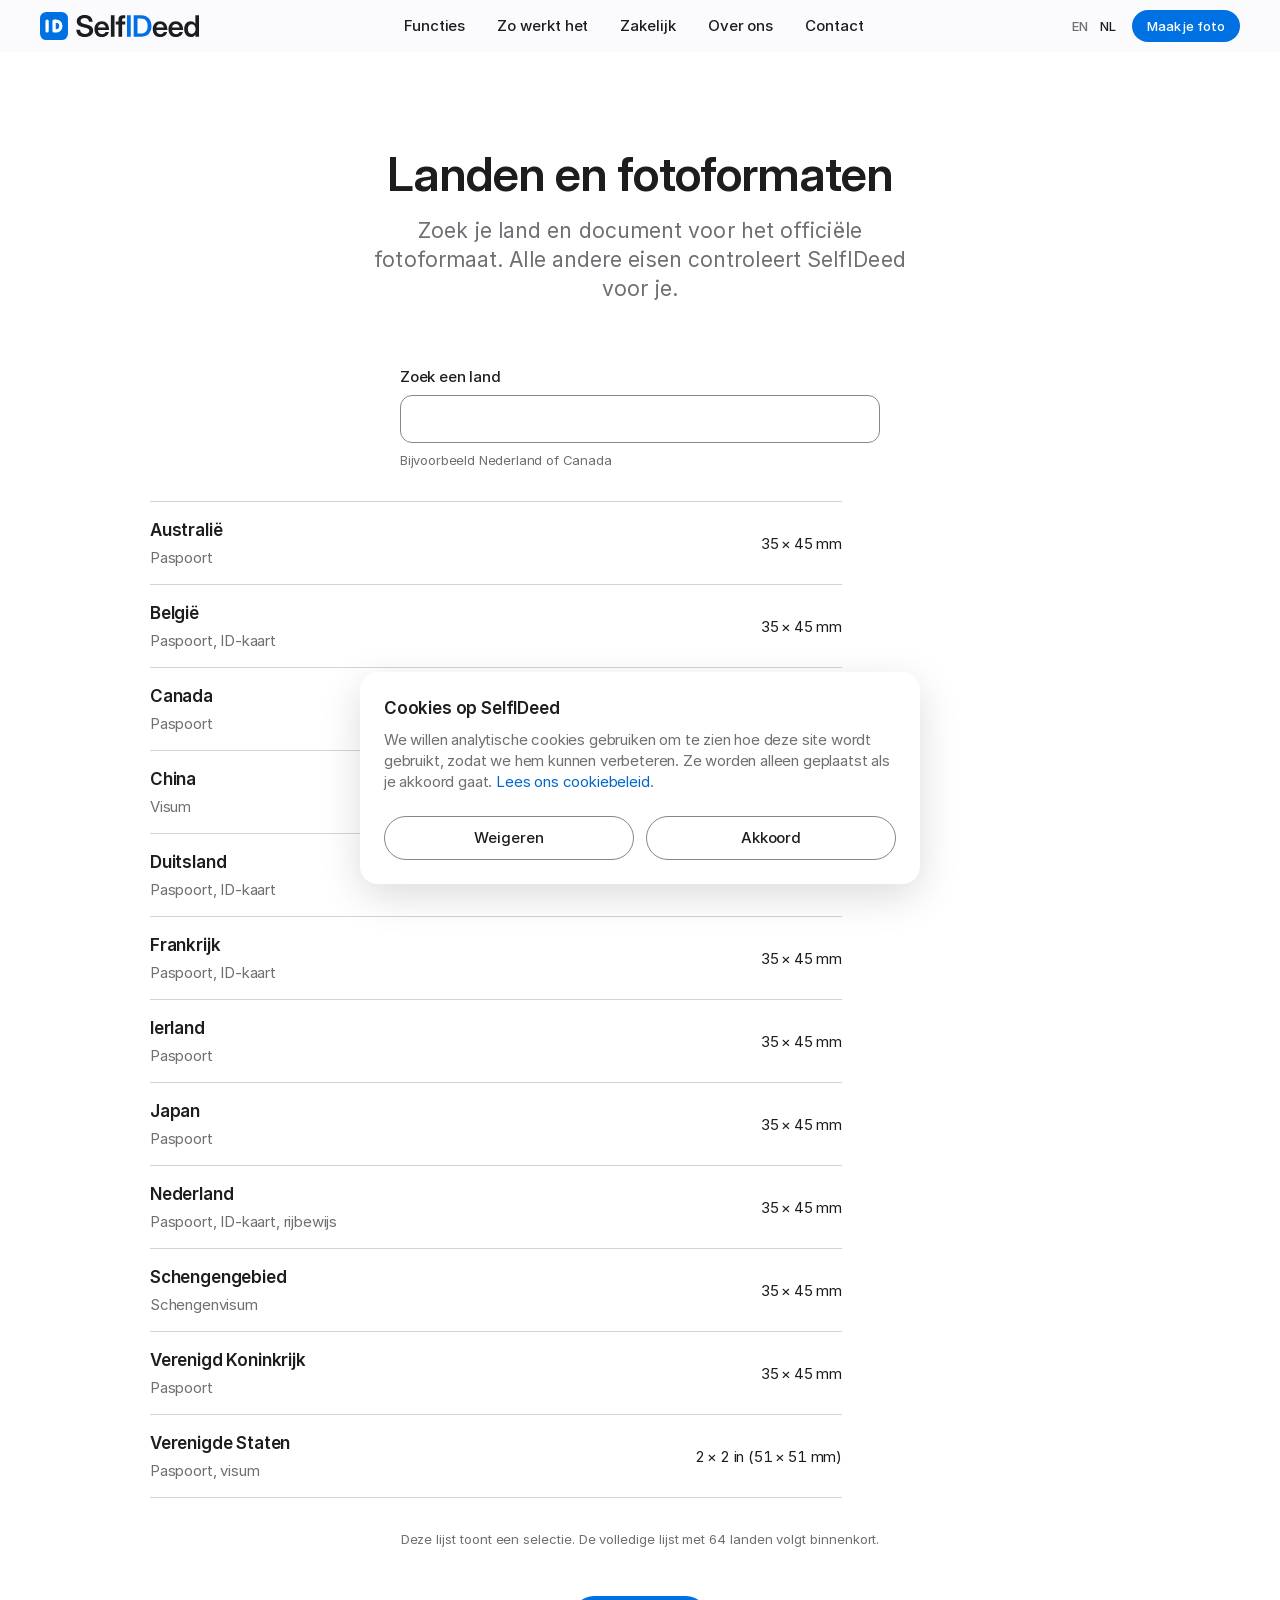
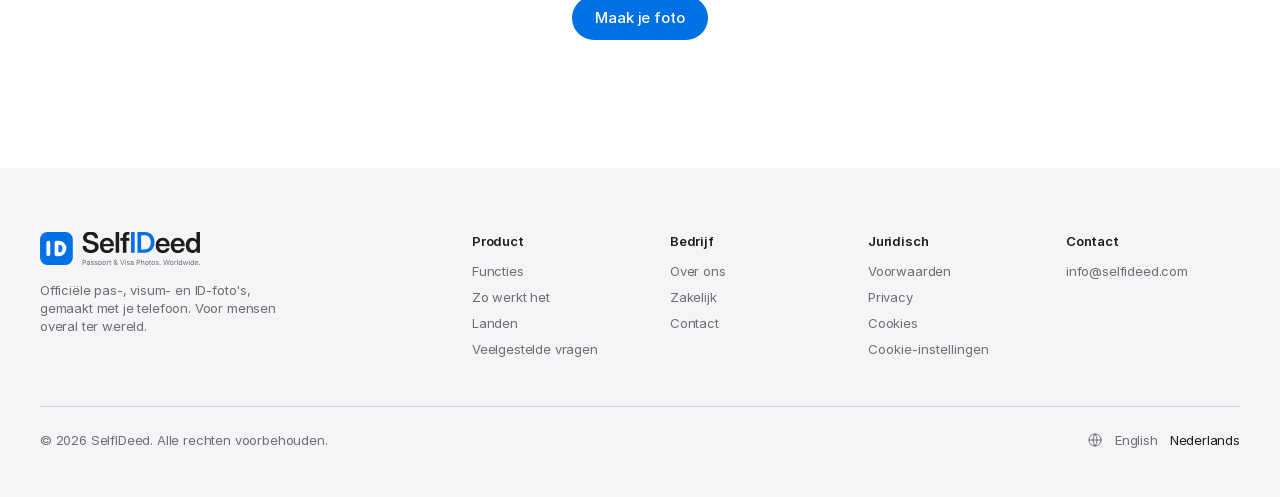
<file: nl/countries/index.html>
<!doctype html>
<html lang="nl">
<head>
  <meta charset="utf-8">
  <meta name="viewport" content="width=device-width, initial-scale=1">
  <title>Landen en fotoformaten | SelfIDeed</title>
  <meta name="description" content="Officiële fotoformaten voor paspoort, ID-kaart en visum per land. Maak je foto thuis met SelfIDeed.">
  <link rel="canonical" href="https://selfideed.com/nl/countries/">
  <link rel="alternate" hreflang="en" href="https://selfideed.com/en/countries/">
  <link rel="alternate" hreflang="nl" href="https://selfideed.com/nl/countries/">
  <meta property="og:site_name" content="SelfIDeed">
  <meta property="og:title" content="Landen en fotoformaten | SelfIDeed">
  <meta property="og:description" content="Officiële fotoformaten voor paspoort, ID-kaart en visum per land. Maak je foto thuis met SelfIDeed.">
  <link rel="icon" href="../../favicon.ico" sizes="48x48">
  <link rel="icon" href="../../favicon.svg" type="image/svg+xml">
  <link rel="apple-touch-icon" href="../../apple-touch-icon.png">
  <link rel="manifest" href="../../site.webmanifest">
  <meta name="theme-color" content="#ffffff">
  <link rel="preload" href="../../assets/fonts/InterDisplay-SemiBold.woff2" as="font" type="font/woff2" crossorigin>
  <link rel="preload" href="../../assets/fonts/Inter-Regular.woff2" as="font" type="font/woff2" crossorigin>
  <link rel="stylesheet" href="../../assets/css/tokens.css">
  <link rel="stylesheet" href="../../assets/css/site.css">
  <script src="../../assets/js/consent.js"></script>
  <script src="../../assets/js/layout.js" defer></script>
</head>
<body data-path="countries/">
  <div id="site-header"></div>

  <main id="main">
    <section class="section page-intro" aria-labelledby="page-title">
      <div class="container">
        <h1 class="headline-1" id="page-title">Landen en fotoformaten</h1>
        <p class="body-large">Zoek je land en document voor het officiële fotoformaat. Alle andere eisen controleert SelfIDeed voor je.</p>
      </div>
    </section>

    <!-- PLACEHOLDER data: replace with the full list from the Excel file -->
    <section class="section">
      <div class="container">
        <div class="country-search">
          <label class="field-label" for="country-q">Zoek een land</label>
          <input class="input" id="country-q" type="search" autocomplete="off" aria-describedby="country-q-help">
          <p class="field-help" id="country-q-help">Bijvoorbeeld Nederland of Canada</p>
        </div>
        <ul class="country-list" id="country-list">
          <li class="country-row" id="australia" data-name="australia australië"><strong>Australië</strong><span class="docs-of">Paspoort</span><span class="size">35&thinsp;×&thinsp;45&nbsp;mm</span></li>
          <li class="country-row" id="belgium" data-name="belgium belgië"><strong>België</strong><span class="docs-of">Paspoort, ID-kaart</span><span class="size">35&thinsp;×&thinsp;45&nbsp;mm</span></li>
          <li class="country-row" id="canada" data-name="canada canada"><strong>Canada</strong><span class="docs-of">Paspoort</span><span class="size">50&thinsp;×&thinsp;70&nbsp;mm</span></li>
          <li class="country-row" id="china" data-name="china china"><strong>China</strong><span class="docs-of">Visum</span><span class="size">33&thinsp;×&thinsp;48&nbsp;mm</span></li>
          <li class="country-row" id="germany" data-name="germany duitsland"><strong>Duitsland</strong><span class="docs-of">Paspoort, ID-kaart</span><span class="size">35&thinsp;×&thinsp;45&nbsp;mm</span></li>
          <li class="country-row" id="france" data-name="france frankrijk"><strong>Frankrijk</strong><span class="docs-of">Paspoort, ID-kaart</span><span class="size">35&thinsp;×&thinsp;45&nbsp;mm</span></li>
          <li class="country-row" id="ireland" data-name="ireland ierland"><strong>Ierland</strong><span class="docs-of">Paspoort</span><span class="size">35&thinsp;×&thinsp;45&nbsp;mm</span></li>
          <li class="country-row" id="japan" data-name="japan japan"><strong>Japan</strong><span class="docs-of">Paspoort</span><span class="size">35&thinsp;×&thinsp;45&nbsp;mm</span></li>
          <li class="country-row" id="netherlands" data-name="netherlands nederland"><strong>Nederland</strong><span class="docs-of">Paspoort, ID-kaart, rijbewijs</span><span class="size">35&thinsp;×&thinsp;45&nbsp;mm</span></li>
          <li class="country-row" id="schengen" data-name="schengen area schengengebied"><strong>Schengengebied</strong><span class="docs-of">Schengenvisum</span><span class="size">35&thinsp;×&thinsp;45&nbsp;mm</span></li>
          <li class="country-row" id="united-kingdom" data-name="united kingdom verenigd koninkrijk"><strong>Verenigd Koninkrijk</strong><span class="docs-of">Paspoort</span><span class="size">35&thinsp;×&thinsp;45&nbsp;mm</span></li>
          <li class="country-row" id="united-states" data-name="united states verenigde staten"><strong>Verenigde Staten</strong><span class="docs-of">Paspoort, visum</span><span class="size">2&thinsp;×&thinsp;2&nbsp;in (51&thinsp;×&thinsp;51&nbsp;mm)</span></li>
        </ul>
        <p class="country-empty" id="country-empty" hidden>Geen land gevonden. Controleer de spelling, of mail ons op info@selfideed.com en we laten je weten of we het ondersteunen.</p>
        <p class="country-empty caption">Deze lijst toont een selectie. De volledige lijst met 64 landen volgt binnenkort.</p>
        <div class="actions" style="margin-top: var(--space-7)">
          <a class="btn btn--primary" href="https://test.selfideed.com" data-app-link>Maak je foto</a>
        </div>
      </div>
    </section>

  </main>

  <div id="site-footer"></div>
  <script>
    (function () {
      var q = document.getElementById("country-q"), rows = document.querySelectorAll(".country-row"), empty = document.getElementById("country-empty");
      q.addEventListener("input", function () {
        var v = q.value.trim().toLowerCase(), shown = 0;
        Array.prototype.forEach.call(rows, function (r) { var ok = !v || r.getAttribute("data-name").indexOf(v) !== -1; r.hidden = !ok; if (ok) shown++; });
        empty.hidden = shown !== 0;
      });
    })();
  </script>
</body>
</html>
</file>
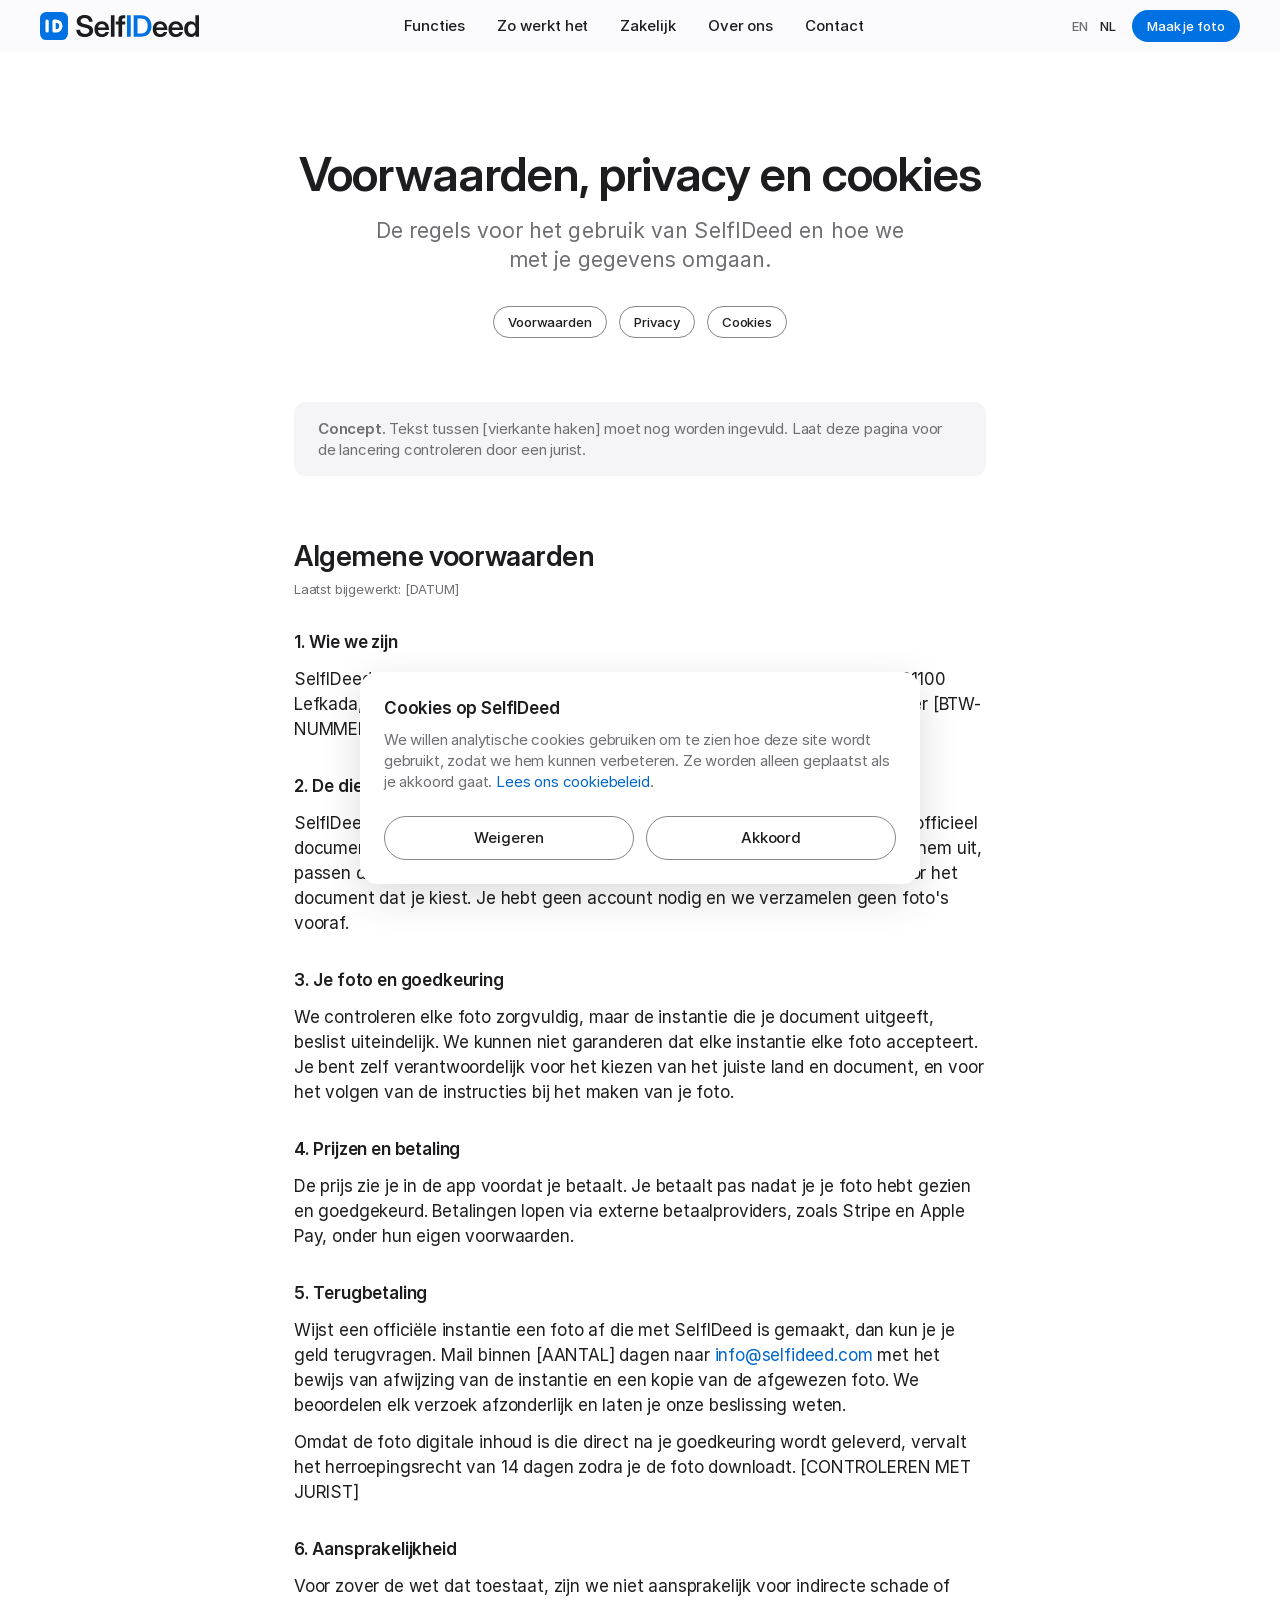
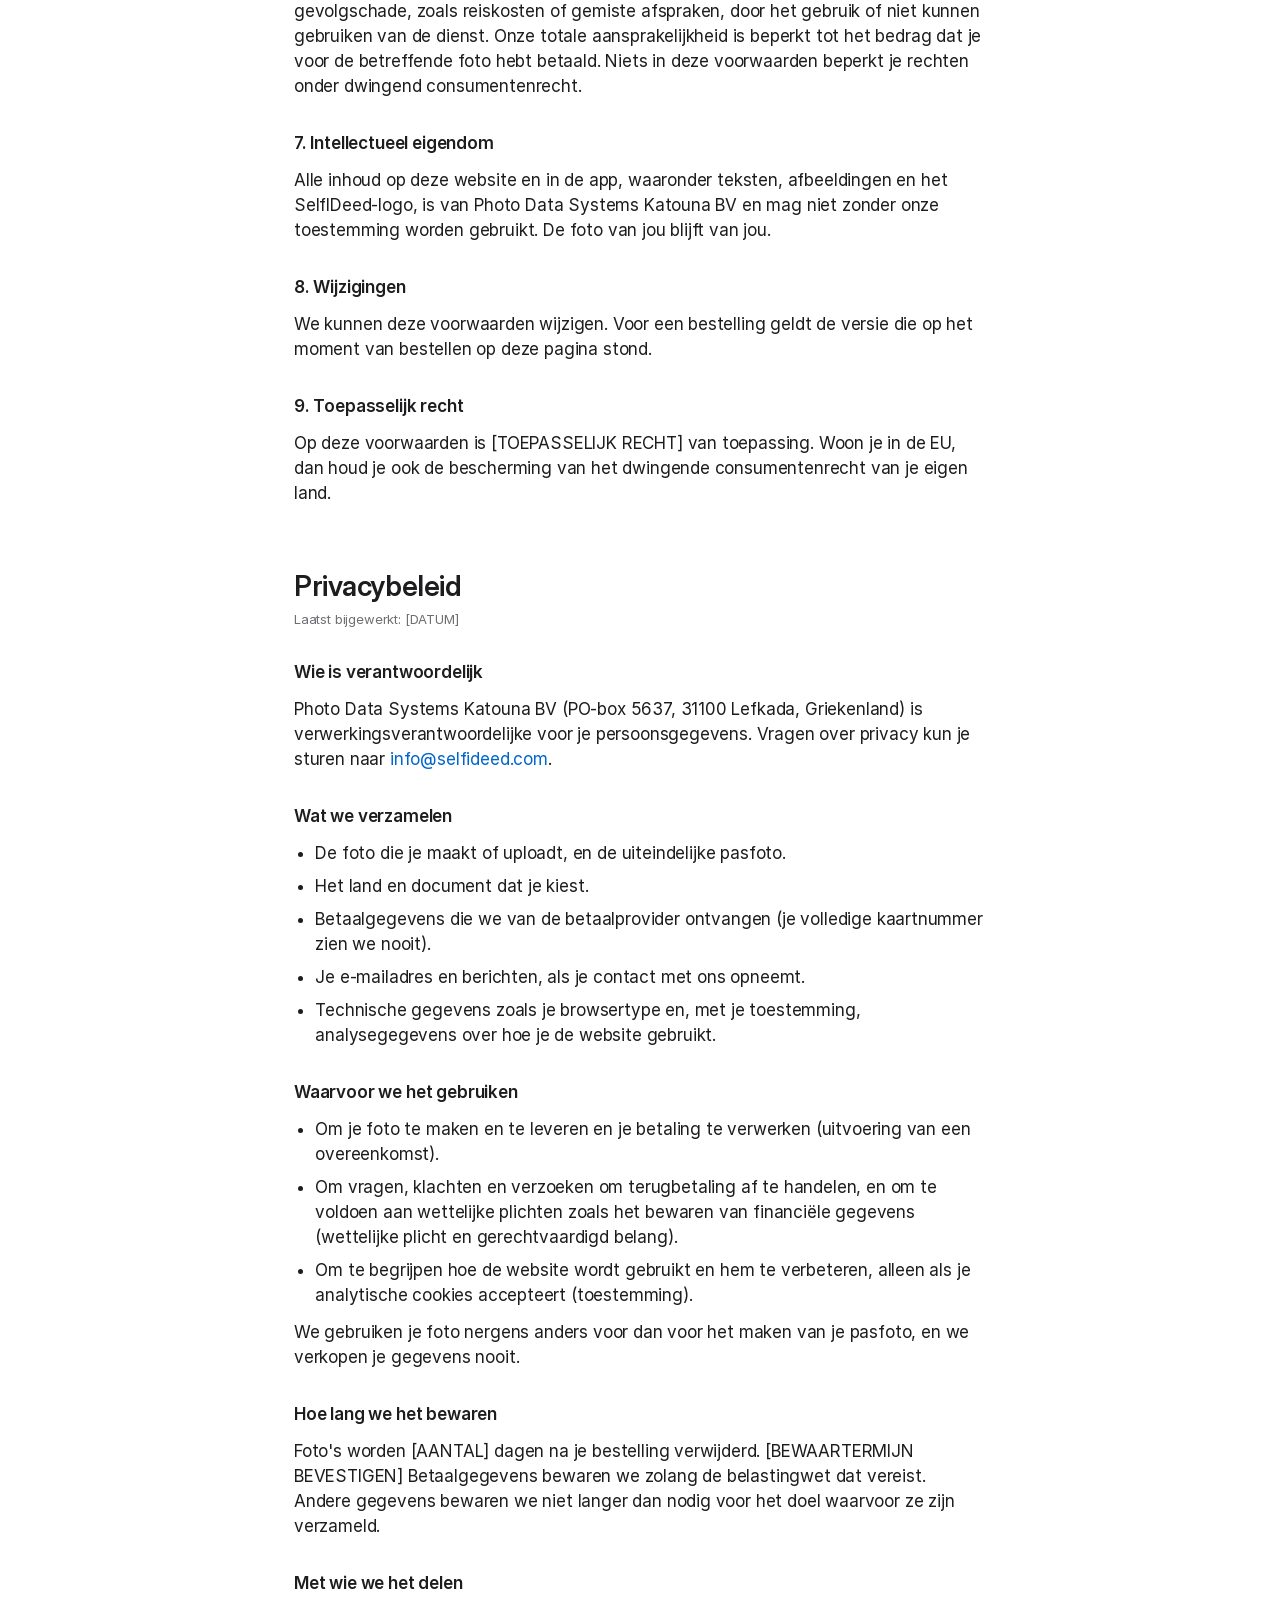
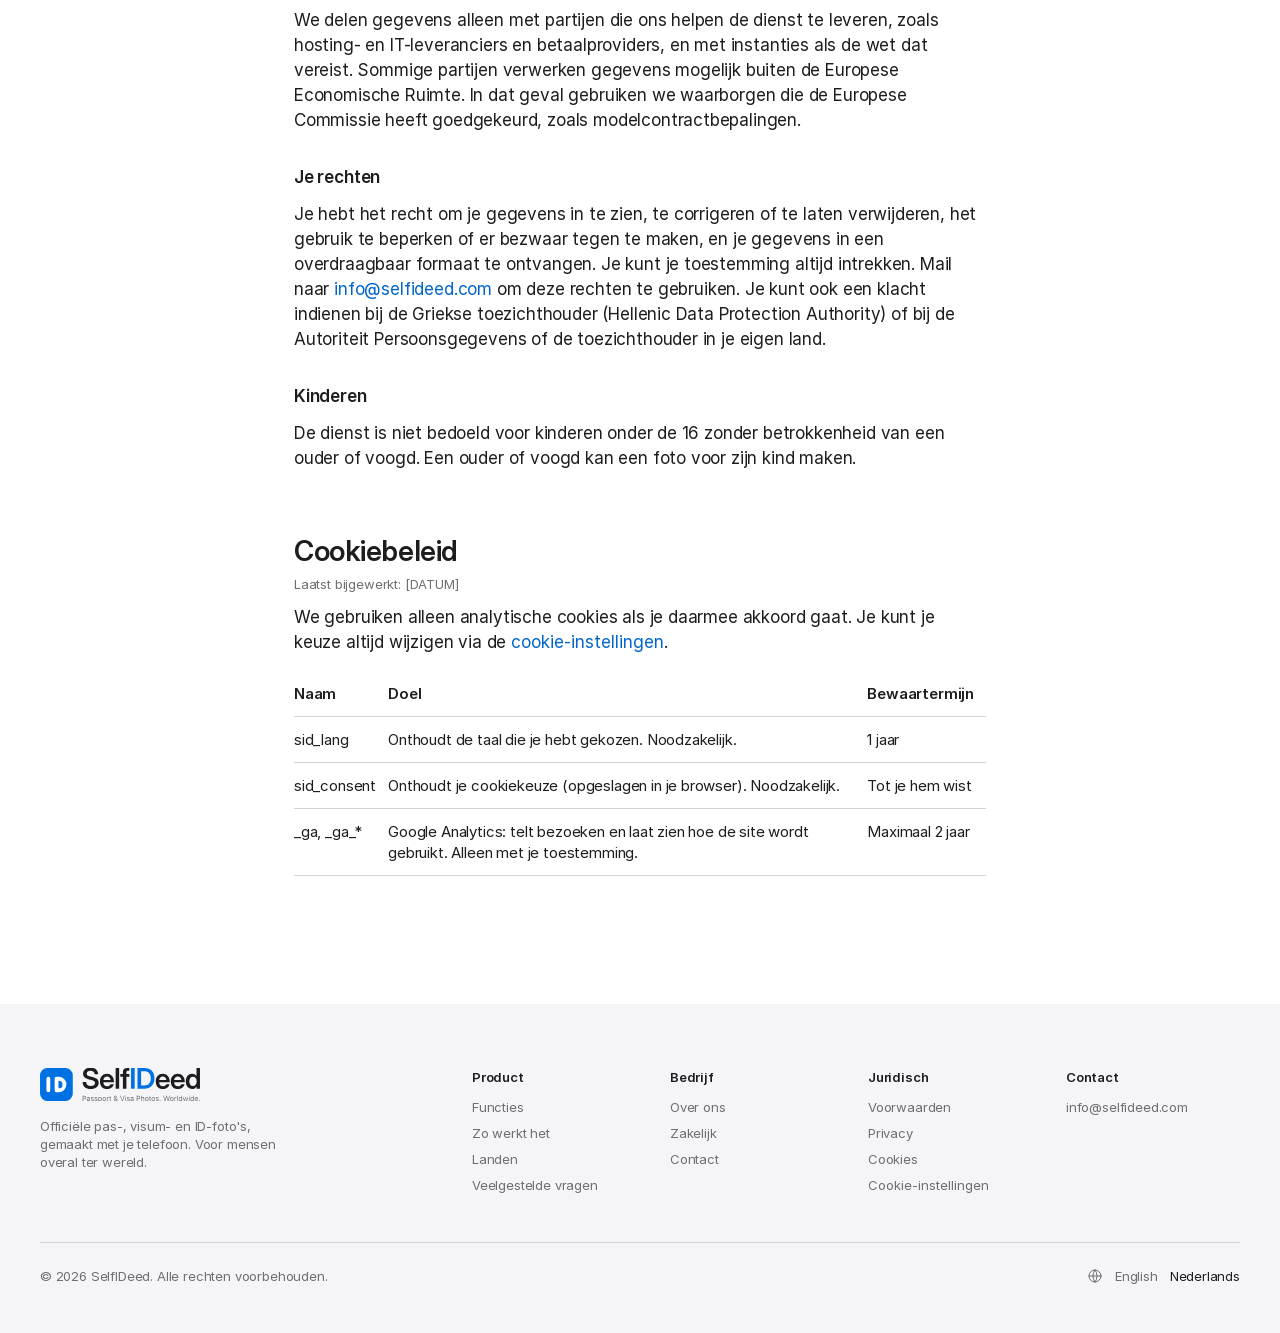
<file: nl/legal/index.html>
<!doctype html>
<html lang="nl">
<head>
  <meta charset="utf-8">
  <meta name="viewport" content="width=device-width, initial-scale=1">
  <title>Voorwaarden, privacy en cookies | SelfIDeed</title>
  <meta name="description" content="Algemene voorwaarden, privacybeleid en cookiebeleid van SelfIDeed.">
  <link rel="canonical" href="https://selfideed.com/nl/legal/">
  <link rel="alternate" hreflang="en" href="https://selfideed.com/en/legal/">
  <link rel="alternate" hreflang="nl" href="https://selfideed.com/nl/legal/">
  <meta property="og:site_name" content="SelfIDeed">
  <meta property="og:title" content="Voorwaarden, privacy en cookies | SelfIDeed">
  <meta property="og:description" content="Algemene voorwaarden, privacybeleid en cookiebeleid van SelfIDeed.">
  <link rel="icon" href="../../favicon.ico" sizes="48x48">
  <link rel="icon" href="../../favicon.svg" type="image/svg+xml">
  <link rel="apple-touch-icon" href="../../apple-touch-icon.png">
  <link rel="manifest" href="../../site.webmanifest">
  <meta name="theme-color" content="#ffffff">
  <link rel="preload" href="../../assets/fonts/InterDisplay-SemiBold.woff2" as="font" type="font/woff2" crossorigin>
  <link rel="preload" href="../../assets/fonts/Inter-Regular.woff2" as="font" type="font/woff2" crossorigin>
  <link rel="stylesheet" href="../../assets/css/tokens.css">
  <link rel="stylesheet" href="../../assets/css/site.css">
  <script src="../../assets/js/consent.js"></script>
  <script src="../../assets/js/layout.js" defer></script>
</head>
<body data-path="legal/">
  <div id="site-header"></div>

  <main id="main">
    <section class="section page-intro" aria-labelledby="page-title">
      <div class="container">
        <h1 class="headline-1" id="page-title">Voorwaarden, privacy en cookies</h1>
        <p class="body-large">De regels voor het gebruik van SelfIDeed en hoe we met je gegevens omgaan.</p>
        <nav class="toc" aria-label="Op deze pagina"><a class="btn btn--secondary btn--small" href="#terms">Voorwaarden</a><a class="btn btn--secondary btn--small" href="#privacy">Privacy</a><a class="btn btn--secondary btn--small" href="#cookies">Cookies</a></nav>
      </div>
    </section>

    <section class="section">
      <div class="container">
        <article class="prose">
        <div class="placeholder-note"><strong>Concept.</strong> Tekst tussen [vierkante haken] moet nog worden ingevuld. Laat deze pagina voor de lancering controleren door een jurist.</div>

        <h2 id="terms" style="margin-top: var(--space-8)">Algemene voorwaarden</h2>
        <p class="meta">Laatst bijgewerkt: [DATUM]</p>

        <h3>1. Wie we zijn</h3>
        <p>SelfIDeed is een dienst van Photo Data Systems Katouna BV, PO-box 5637, 31100 Lefkada, Griekenland, registratienummer [REGISTRATIENUMMER], btw-nummer [BTW-NUMMER]. Je bereikt ons via <a href="mailto:info@selfideed.com">info@selfideed.com</a>.</p>

        <h3>2. De dienst</h3>
        <p>SelfIDeed maakt van een foto die je met je telefoon neemt een foto voor een officieel document, zoals een paspoort, ID-kaart of visum. We snijden de foto bij, lijnen hem uit, passen de achtergrond aan en controleren hem op de gepubliceerde eisen voor het document dat je kiest. Je hebt geen account nodig en we verzamelen geen foto's vooraf.</p>

        <h3>3. Je foto en goedkeuring</h3>
        <p>We controleren elke foto zorgvuldig, maar de instantie die je document uitgeeft, beslist uiteindelijk. We kunnen niet garanderen dat elke instantie elke foto accepteert. Je bent zelf verantwoordelijk voor het kiezen van het juiste land en document, en voor het volgen van de instructies bij het maken van je foto.</p>

        <h3>4. Prijzen en betaling</h3>
        <p>De prijs zie je in de app voordat je betaalt. Je betaalt pas nadat je je foto hebt gezien en goedgekeurd. Betalingen lopen via externe betaalproviders, zoals Stripe en Apple Pay, onder hun eigen voorwaarden.</p>

        <h3>5. Terugbetaling</h3>
        <p>Wijst een officiële instantie een foto af die met SelfIDeed is gemaakt, dan kun je je geld terugvragen. Mail binnen [AANTAL] dagen naar <a href="mailto:info@selfideed.com">info@selfideed.com</a> met het bewijs van afwijzing van de instantie en een kopie van de afgewezen foto. We beoordelen elk verzoek afzonderlijk en laten je onze beslissing weten.</p>
        <p>Omdat de foto digitale inhoud is die direct na je goedkeuring wordt geleverd, vervalt het herroepingsrecht van 14 dagen zodra je de foto downloadt. [CONTROLEREN MET JURIST]</p>

        <h3>6. Aansprakelijkheid</h3>
        <p>Voor zover de wet dat toestaat, zijn we niet aansprakelijk voor indirecte schade of gevolgschade, zoals reiskosten of gemiste afspraken, door het gebruik of niet kunnen gebruiken van de dienst. Onze totale aansprakelijkheid is beperkt tot het bedrag dat je voor de betreffende foto hebt betaald. Niets in deze voorwaarden beperkt je rechten onder dwingend consumentenrecht.</p>

        <h3>7. Intellectueel eigendom</h3>
        <p>Alle inhoud op deze website en in de app, waaronder teksten, afbeeldingen en het SelfIDeed-logo, is van Photo Data Systems Katouna BV en mag niet zonder onze toestemming worden gebruikt. De foto van jou blijft van jou.</p>

        <h3>8. Wijzigingen</h3>
        <p>We kunnen deze voorwaarden wijzigen. Voor een bestelling geldt de versie die op het moment van bestellen op deze pagina stond.</p>

        <h3>9. Toepasselijk recht</h3>
        <p>Op deze voorwaarden is [TOEPASSELIJK RECHT] van toepassing. Woon je in de EU, dan houd je ook de bescherming van het dwingende consumentenrecht van je eigen land.</p>

        <h2 id="privacy">Privacybeleid</h2>
        <p class="meta">Laatst bijgewerkt: [DATUM]</p>

        <h3>Wie is verantwoordelijk</h3>
        <p>Photo Data Systems Katouna BV (PO-box 5637, 31100 Lefkada, Griekenland) is verwerkingsverantwoordelijke voor je persoonsgegevens. Vragen over privacy kun je sturen naar <a href="mailto:info@selfideed.com">info@selfideed.com</a>.</p>

        <h3>Wat we verzamelen</h3>
        <ul>
          <li>De foto die je maakt of uploadt, en de uiteindelijke pasfoto.</li>
          <li>Het land en document dat je kiest.</li>
          <li>Betaalgegevens die we van de betaalprovider ontvangen (je volledige kaartnummer zien we nooit).</li>
          <li>Je e-mailadres en berichten, als je contact met ons opneemt.</li>
          <li>Technische gegevens zoals je browsertype en, met je toestemming, analysegegevens over hoe je de website gebruikt.</li>
        </ul>

        <h3>Waarvoor we het gebruiken</h3>
        <ul>
          <li>Om je foto te maken en te leveren en je betaling te verwerken (uitvoering van een overeenkomst).</li>
          <li>Om vragen, klachten en verzoeken om terugbetaling af te handelen, en om te voldoen aan wettelijke plichten zoals het bewaren van financiële gegevens (wettelijke plicht en gerechtvaardigd belang).</li>
          <li>Om te begrijpen hoe de website wordt gebruikt en hem te verbeteren, alleen als je analytische cookies accepteert (toestemming).</li>
        </ul>
        <p>We gebruiken je foto nergens anders voor dan voor het maken van je pasfoto, en we verkopen je gegevens nooit.</p>

        <h3>Hoe lang we het bewaren</h3>
        <p>Foto's worden [AANTAL] dagen na je bestelling verwijderd. [BEWAARTERMIJN BEVESTIGEN] Betaalgegevens bewaren we zolang de belastingwet dat vereist. Andere gegevens bewaren we niet langer dan nodig voor het doel waarvoor ze zijn verzameld.</p>

        <h3>Met wie we het delen</h3>
        <p>We delen gegevens alleen met partijen die ons helpen de dienst te leveren, zoals hosting- en IT-leveranciers en betaalproviders, en met instanties als de wet dat vereist. Sommige partijen verwerken gegevens mogelijk buiten de Europese Economische Ruimte. In dat geval gebruiken we waarborgen die de Europese Commissie heeft goedgekeurd, zoals modelcontractbepalingen.</p>

        <h3>Je rechten</h3>
        <p>Je hebt het recht om je gegevens in te zien, te corrigeren of te laten verwijderen, het gebruik te beperken of er bezwaar tegen te maken, en je gegevens in een overdraagbaar formaat te ontvangen. Je kunt je toestemming altijd intrekken. Mail naar <a href="mailto:info@selfideed.com">info@selfideed.com</a> om deze rechten te gebruiken. Je kunt ook een klacht indienen bij de Griekse toezichthouder (Hellenic Data Protection Authority) of bij de Autoriteit Persoonsgegevens of de toezichthouder in je eigen land.</p>

        <h3>Kinderen</h3>
        <p>De dienst is niet bedoeld voor kinderen onder de 16 zonder betrokkenheid van een ouder of voogd. Een ouder of voogd kan een foto voor zijn kind maken.</p>

        <h2 id="cookies">Cookiebeleid</h2>
        <p class="meta">Laatst bijgewerkt: [DATUM]</p>
        <p>We gebruiken alleen analytische cookies als je daarmee akkoord gaat. Je kunt je keuze altijd wijzigen via de <button type="button" class="text-link" data-cookie-settings style="background:none;border:0;padding:0;cursor:pointer;font:inherit">cookie-instellingen</button>.</p>
        <table>
          <thead><tr><th>Naam</th><th>Doel</th><th>Bewaartermijn</th></tr></thead>
          <tbody>
            <tr><td>sid_lang</td><td>Onthoudt de taal die je hebt gekozen. Noodzakelijk.</td><td>1 jaar</td></tr>
            <tr><td>sid_consent</td><td>Onthoudt je cookiekeuze (opgeslagen in je browser). Noodzakelijk.</td><td>Tot je hem wist</td></tr>
            <tr><td>_ga, _ga_*</td><td>Google Analytics: telt bezoeken en laat zien hoe de site wordt gebruikt. Alleen met je toestemming.</td><td>Maximaal 2 jaar</td></tr>
          </tbody>
        </table>
        </article>
      </div>
    </section>

  </main>

  <div id="site-footer"></div>
</body>
</html>
</file>
<file: assets/css/tokens.css>
/* SelfIDeed design tokens.
   Source: SelfIDeed design system (tokens.json). Do not add values that are not in the design system. */

@font-face { font-family: "Inter Display"; src: url("../fonts/InterDisplay-SemiBold.woff2") format("woff2"); font-weight: 600; font-style: normal; font-display: swap; }
@font-face { font-family: "Inter"; src: url("../fonts/Inter-Regular.woff2") format("woff2"); font-weight: 400; font-style: normal; font-display: swap; }
@font-face { font-family: "Inter"; src: url("../fonts/Inter-Medium.woff2") format("woff2"); font-weight: 500; font-style: normal; font-display: swap; }
@font-face { font-family: "Inter"; src: url("../fonts/Inter-SemiBold.woff2") format("woff2"); font-weight: 600; font-style: normal; font-display: swap; }

:root, [data-theme="light"] {
  --brand: #0071e3;
  --brand-hover: #0077ed;
  --brand-pressed: #0062c4;
  --on-brand: #ffffff;
  --link: #0066cc;
  --ink: #1d1d1f;
  --ink-secondary: #6e6e73;
  --surface: #ffffff;
  --surface-alt: #f5f5f7;
  --surface-raised: #ffffff;
  --surface-nav: rgba(251, 251, 253, 0.8);
  --hairline: #d2d2d7;
  --control-border: #86868b;
  --focus: #0071e3;
  --success: #1a7f37;
  --warning: #b25000;
  --danger: #d70015;
  --shadow-card: 0 2px 12px rgba(0, 0, 0, 0.08);
  --shadow-float: 0 12px 40px rgba(0, 0, 0, 0.14);
}

/* Dark theme is defined in the design system and will be enabled later. */
[data-theme="dark"] {
  --link: #2997ff;
  --ink: #f5f5f7;
  --ink-secondary: #a1a1a6;
  --surface: #000000;
  --surface-alt: #161617;
  --surface-raised: #1c1c1e;
  --surface-nav: rgba(22, 22, 23, 0.8);
  --hairline: #424245;
  --focus: #2997ff;
  --shadow-card: none;
  --shadow-float: 0 12px 40px rgba(0, 0, 0, 0.6);
}

:root {
  --space-1: 4px;
  --space-2: 8px;
  --space-3: 12px;
  --space-4: 16px;
  --space-5: 24px;
  --space-6: 32px;
  --space-7: 48px;
  --space-8: 64px;
  --space-9: 96px;
  --space-10: 128px;

  --radius-sm: 8px;
  --radius-md: 12px;
  --radius-lg: 18px;
  --radius-xl: 28px;
  --radius-pill: 980px;
  --radius-icon: 22.5%;

  --font-display: "Inter Display", -apple-system, BlinkMacSystemFont, "Helvetica Neue", sans-serif;
  --font-text: "Inter", -apple-system, BlinkMacSystemFont, "Helvetica Neue", sans-serif;

  --ease-out: cubic-bezier(0.22, 0.61, 0.36, 1);

  /* Grey for image and video placeholders (replace with real media). */
  --placeholder: #e8e8ed;
  --placeholder-strong: #d2d2d7;
}
</file>
<file: assets/css/site.css>
/* SelfIDeed website styles. Uses tokens from tokens.css only. Mobile first. */

/* ---------- Base ---------- */
*, *::before, *::after { box-sizing: border-box; }
html { -webkit-text-size-adjust: 100%; text-size-adjust: 100%; scroll-behavior: smooth; scroll-padding-top: 60px; }
body {
  margin: 0;
  padding-top: 44px; /* fixed header */
  background: var(--surface);
  color: var(--ink);
  font-family: var(--font-text);
  font-size: 17px;
  line-height: 25px;
  letter-spacing: -0.01em;
  -webkit-font-smoothing: antialiased;
  -moz-osx-font-smoothing: grayscale;
  text-rendering: optimizeLegibility;
}
img, svg, video { display: block; max-width: 100%; }
h1, h2, h3, p, ul, ol, figure { margin: 0; }
ul[class], ol[class], .site-nav ul, .mobile-menu ul, .site-footer ul { list-style: none; padding: 0; margin: 0; }
a { color: var(--link); text-decoration: none; }
a:hover { text-decoration: underline; }
button { font: inherit; color: inherit; }
:focus { outline: none; }
:focus-visible { outline: 2px solid var(--focus); outline-offset: 2px; border-radius: 4px; }

.visually-hidden {
  position: absolute !important; width: 1px; height: 1px; padding: 0; margin: -1px;
  overflow: hidden; clip: rect(0 0 0 0); white-space: nowrap; border: 0;
}
.skip-link {
  position: fixed; top: 8px; inset-inline-start: 8px; z-index: 100;
  padding: var(--space-2) var(--space-4); border-radius: var(--radius-pill);
  background: var(--ink); color: var(--surface); font-size: 15px; font-weight: 500;
  transform: translateY(-200%);
}
.skip-link:focus-visible { transform: none; text-decoration: none; }

/* ---------- Type (sizes from the design system; scaled down on phones) ---------- */
.hero, .headline-1, .headline-2, .headline-3 { font-family: var(--font-display); font-weight: 600; color: var(--ink); text-wrap: balance; }
.hero       { font-size: 40px; line-height: 44px; letter-spacing: -0.022em; }
.headline-1 { font-size: 32px; line-height: 36px; letter-spacing: -0.02em; }
.headline-2 { font-size: 28px; line-height: 32px; letter-spacing: -0.015em; }
.headline-3 { font-size: 24px; line-height: 30px; letter-spacing: -0.01em; }
.body-large { font-size: 19px; line-height: 27px; letter-spacing: 0.004em; }
.body       { font-size: 17px; line-height: 25px; }
.body-strong{ font-size: 17px; line-height: 25px; font-weight: 600; }
.label      { font-size: 15px; line-height: 20px; font-weight: 500; letter-spacing: -0.005em; }
.caption    { font-size: 13px; line-height: 18px; letter-spacing: -0.005em; }
.secondary  { color: var(--ink-secondary); }

@media (min-width: 735px) {
  .hero       { font-size: 56px; line-height: 60px; }
  .headline-1 { font-size: 40px; line-height: 44px; }
  .headline-2 { font-size: 32px; line-height: 38px; }
  .body-large { font-size: 21px; line-height: 29px; }
}
@media (min-width: 1069px) {
  .hero       { font-size: 64px; line-height: 68px; }
  .headline-1 { font-size: 48px; line-height: 52px; }
}

/* ---------- Layout ---------- */
.container { width: 100%; max-width: calc(980px + 2 * var(--space-5)); margin-inline: auto; padding-inline: var(--space-5); }
.container--wide { max-width: calc(1200px + 2 * var(--space-5)); }

.section { padding-block: var(--space-8); background: var(--surface); }
.section--alt { background: var(--surface-alt); }
@media (min-width: 735px)  { .section { padding-block: var(--space-9); } }
@media (min-width: 1069px) { .section { padding-block: var(--space-10); } }

.section-head { max-width: 692px; margin-inline: auto; text-align: center; margin-bottom: var(--space-7); }
.section-head p { margin-top: var(--space-4); color: var(--ink-secondary); }
@media (min-width: 735px) { .section-head { margin-bottom: var(--space-8); } }

.measure { max-width: 60ch; }

/* ---------- Buttons ---------- */
.btn {
  display: inline-flex; align-items: center; justify-content: center; gap: var(--space-2);
  min-height: 44px; padding: 0 22px; border-radius: var(--radius-pill);
  font-family: var(--font-text); font-size: 15px; line-height: 20px; font-weight: 500; letter-spacing: -0.005em;
  border: 1px solid transparent; cursor: pointer; white-space: nowrap;
  transition: background-color 200ms var(--ease-out), border-color 200ms var(--ease-out), color 200ms var(--ease-out);
}
.btn:hover { text-decoration: none; }
.btn--primary { background: var(--brand); color: var(--on-brand); }
.btn--primary:hover { background: var(--brand-hover); }
.btn--primary:active { background: var(--brand-pressed); }
.btn--secondary { background: transparent; color: var(--ink); border-color: var(--control-border); }
.btn--secondary:hover { border-color: var(--ink); }
.btn--small { min-height: 32px; padding: 0 14px; font-size: 13px; line-height: 18px; }
.btn--small::after { content: ""; position: absolute; inset: -6px 0; } /* keeps a 44px touch target */
.btn--small { position: relative; }

.text-link { display: inline-flex; align-items: center; gap: 4px; color: var(--link); font-size: 17px; }
.text-link .chev { font-size: 1.15em; line-height: 1; transform: translateY(-1px); }

.actions { display: flex; flex-wrap: wrap; align-items: center; justify-content: center; gap: var(--space-4) var(--space-5); }

/* ---------- Placeholders (grey, until real photos and video arrive) ---------- */
.ph {
  position: relative; overflow: hidden;
  display: grid; place-items: center;
  background: var(--placeholder);
  color: var(--ink-secondary);
}
.ph__label { position: absolute; inset-inline-start: var(--space-4); bottom: var(--space-3); font-size: 13px; line-height: 18px; }

/* ---------- Header ---------- */
.site-header {
  position: fixed; inset: 0 0 auto 0; z-index: 50;
  height: 44px;
  background: var(--surface-nav);
  -webkit-backdrop-filter: saturate(180%) blur(20px);
  backdrop-filter: saturate(180%) blur(20px);
  border-bottom: 1px solid transparent;
  transition: border-color 200ms var(--ease-out);
}
.site-header.is-scrolled { border-bottom-color: var(--hairline); }
.site-header__inner {
  height: 100%; display: flex; align-items: center; gap: var(--space-4);
  max-width: calc(1200px + 2 * var(--space-5)); margin-inline: auto; padding-inline: var(--space-5);
}
.site-header__logo { display: inline-flex; align-items: center; flex: none; padding-block: 6px; }
.site-header__logo img { height: 24px; width: auto; }
.site-nav { display: none; }
.site-header__end { margin-inline-start: auto; display: flex; align-items: center; gap: var(--space-3); }
.lang-switch { display: none; align-items: center; gap: var(--space-1); font-size: 13px; line-height: 18px; font-weight: 500; }
.lang-switch a { color: var(--ink-secondary); padding: 6px 4px; border-radius: var(--radius-sm); }
.lang-switch a[aria-current="true"] { color: var(--ink); }
.lang-switch a:hover { color: var(--ink); text-decoration: none; }
.menu-toggle {
  display: inline-grid; place-items: center; width: 44px; height: 44px; margin-inline-end: -10px;
  background: none; border: 0; cursor: pointer; color: var(--ink); border-radius: var(--radius-pill);
}
.menu-toggle svg { width: 22px; height: 22px; }

@media (min-width: 735px) {
  body { padding-top: 52px; }
  html { scroll-padding-top: 68px; }
  .site-header { height: 52px; }
  .site-header__logo img { height: 28px; }
  .lang-switch { display: inline-flex; }
}
@media (min-width: 1069px) {
  .site-nav { display: flex; justify-content: center; flex: 1; }
  .site-nav ul { display: flex; gap: var(--space-6); }
  .site-nav a { color: var(--ink); font-size: 15px; line-height: 20px; font-weight: 500; letter-spacing: -0.005em; padding-block: var(--space-2); }
  .site-nav a:hover { color: var(--ink); text-decoration: none; opacity: 0.72; }
  .site-header__end { margin-inline-start: 0; }
  .menu-toggle { display: none; }
}

/* Mobile menu */
.mobile-menu {
  position: fixed; inset: 44px 0 0 0; z-index: 49;
  background: var(--surface);
  padding: var(--space-6) var(--space-5) var(--space-7);
  overflow-y: auto;
  opacity: 0; visibility: hidden; transform: translateY(-8px);
  transition: opacity 250ms var(--ease-out), transform 250ms var(--ease-out), visibility 0s linear 250ms;
}
.mobile-menu.is-open { opacity: 1; visibility: visible; transform: none; transition-delay: 0s; }
.mobile-menu ul { display: grid; gap: var(--space-1); }
.mobile-menu a.mobile-menu__link {
  display: block; padding-block: var(--space-2);
  font-family: var(--font-display); font-size: 28px; line-height: 36px; font-weight: 600; letter-spacing: -0.015em;
  color: var(--ink);
}
.mobile-menu a.mobile-menu__link:hover { text-decoration: none; opacity: 0.72; }
.mobile-menu__lang { margin-top: var(--space-7); display: flex; gap: var(--space-5); font-size: 15px; font-weight: 500; }
.mobile-menu__lang a { color: var(--ink-secondary); }
.mobile-menu__lang a[aria-current="true"] { color: var(--ink); }
@media (min-width: 735px) { .mobile-menu { inset-block-start: 52px; } }
@media (min-width: 1069px) { .mobile-menu { display: none; } }
body.menu-open { overflow: hidden; }

/* ---------- Footer ---------- */
.site-footer { background: var(--surface-alt); color: var(--ink-secondary); font-size: 13px; line-height: 18px; padding-block: var(--space-8) var(--space-7); }
.site-footer a { color: var(--ink-secondary); }
.site-footer a:hover { color: var(--ink); }
.site-footer__top { display: grid; gap: var(--space-7); }
.site-footer__brand img { width: 160px; height: auto; }
.site-footer__brand p { margin-top: var(--space-4); max-width: 32ch; }
.site-footer__cols { display: grid; grid-template-columns: repeat(2, minmax(0, 1fr)); gap: var(--space-6) var(--space-5); }
.site-footer h2 { font-family: var(--font-text); font-size: 13px; line-height: 18px; font-weight: 600; color: var(--ink); margin-bottom: var(--space-3); }
.site-footer__cols ul { display: grid; gap: var(--space-2); }
.site-footer__cols button { background: none; border: 0; padding: 0; cursor: pointer; color: var(--ink-secondary); font-size: 13px; line-height: 18px; text-align: start; }
.site-footer__cols button:hover { color: var(--ink); }
.site-footer__bottom {
  margin-top: var(--space-7); padding-top: var(--space-5); border-top: 1px solid var(--hairline);
  display: flex; flex-wrap: wrap; gap: var(--space-4) var(--space-6); justify-content: space-between; align-items: center;
}
.footer-lang { display: inline-flex; align-items: center; gap: var(--space-3); }
.footer-lang svg { width: 16px; height: 16px; }
.footer-lang a[aria-current="true"] { color: var(--ink); }
@media (min-width: 735px) {
  .site-footer__cols { grid-template-columns: repeat(4, minmax(0, 1fr)); }
}
@media (min-width: 1069px) {
  .site-footer__top { grid-template-columns: 1fr 2fr; }
}

/* ---------- Cookie banner ---------- */
.consent {
  position: fixed; z-index: 60; inset-inline: var(--space-4); bottom: var(--space-4);
  max-width: 560px; margin-inline: auto;
  background: var(--surface-raised); color: var(--ink);
  border-radius: var(--radius-lg); box-shadow: var(--shadow-float);
  padding: var(--space-5);
  opacity: 0; transform: translateY(8px);
  transition: opacity 250ms var(--ease-out), transform 250ms var(--ease-out);
}
.consent.is-visible { opacity: 1; transform: none; }
.consent h2 { font-family: var(--font-text); font-size: 17px; line-height: 25px; font-weight: 600; }
.consent p { margin-top: var(--space-2); font-size: 15px; line-height: 21px; color: var(--ink-secondary); }
.consent__actions { margin-top: var(--space-5); display: grid; grid-template-columns: 1fr 1fr; gap: var(--space-3); }
.consent__actions .btn { width: 100%; }

/* ---------- Home: hero ---------- */
.home-hero { padding-block: var(--space-7) var(--space-8); text-align: center; overflow: hidden; }
.home-hero .hero { max-width: 14ch; margin-inline: auto; }
@media (min-width: 735px) { .home-hero .hero { max-width: 18ch; } }
.home-hero__intro { max-width: 34ch; margin: var(--space-4) auto 0; color: var(--ink-secondary); }
.home-hero .actions { margin-top: var(--space-6); }
.home-hero__media { margin-top: var(--space-7); }
@media (min-width: 735px) {
  .home-hero { padding-block: var(--space-9) var(--space-9); }
  .home-hero__intro { max-width: 40ch; }
  .home-hero__media { margin-top: var(--space-8); }
}

/* The hero picture with the official-size frame on top of it. */
.capture {
  position: relative; aspect-ratio: 4 / 5; border-radius: var(--radius-xl);
  background: var(--placeholder);
}
@media (min-width: 735px) { .capture { aspect-ratio: 16 / 9; } }
.capture__frame { position: absolute; inset: 0; pointer-events: none; }
.capture__frame svg { position: absolute; top: 12%; left: 50%; height: 70%; width: auto; aspect-ratio: 350 / 450; transform: translateX(-50%); overflow: visible; }
.capture__frame .corner { fill: none; stroke: var(--surface); stroke-width: 3; stroke-linecap: round; stroke-linejoin: round; }
.capture__frame .guide { fill: none; stroke: var(--surface); stroke-width: 1.5; stroke-dasharray: 3 5; opacity: 0.9; }
.capture__frame .line  { stroke: var(--surface); stroke-width: 1; opacity: 0.7; }
.capture__size {
  position: absolute; left: 50%; bottom: 7%; transform: translateX(-50%);
  padding: 4px 12px; border-radius: var(--radius-pill);
  background: rgba(29, 29, 31, 0.56); color: #fff;
  -webkit-backdrop-filter: blur(12px); backdrop-filter: blur(12px);
  font-size: 13px; line-height: 18px; font-weight: 500; font-variant-numeric: tabular-nums; white-space: nowrap;
}
.capture .ph__label { bottom: auto; top: var(--space-4); }

/* Page-load moment: the frame closes in once. */
@media (prefers-reduced-motion: no-preference) {
  .capture__frame .corner { animation: frame-in 900ms var(--ease-out) 300ms both; transform-box: fill-box; }
  .capture__frame .c-tl { --dx: -10px; --dy: -10px; }
  .capture__frame .c-tr { --dx: 10px;  --dy: -10px; }
  .capture__frame .c-bl { --dx: -10px; --dy: 10px; }
  .capture__frame .c-br { --dx: 10px;  --dy: 10px; }
  .capture__frame .guide, .capture__frame .line, .capture__size { animation: fade-in 500ms var(--ease-out) 1000ms both; }
}
@keyframes frame-in { from { opacity: 0; transform: translate(var(--dx), var(--dy)); } to { opacity: 1; transform: none; } }
@keyframes fade-in { from { opacity: 0; } to { opacity: 1; } }

/* ---------- Home: video ---------- */
.video-frame { aspect-ratio: 16 / 9; border-radius: var(--radius-xl); background: var(--placeholder-strong); }
.video-frame video { width: 100%; height: 100%; object-fit: cover; border-radius: inherit; }
.play {
  display: grid; place-items: center; width: 72px; height: 72px; border-radius: 50%;
  background: rgba(255, 255, 255, 0.92); color: var(--ink); border: 0; cursor: pointer;
  box-shadow: var(--shadow-card);
}
.play svg { width: 26px; height: 26px; margin-inline-start: 4px; }
.video-caption { margin-top: var(--space-4); text-align: center; }

/* ---------- Home: start (app) ---------- */
.start { text-align: center; }
.start p { margin: var(--space-4) auto 0; max-width: 40ch; color: var(--ink-secondary); }
.start .actions { margin-top: var(--space-6); }
.start__note { margin-top: var(--space-4) !important; font-size: 13px; line-height: 18px; }

/* ---------- Home: features ---------- */
.features { display: grid; gap: var(--space-7) var(--space-6); }
.feature svg { width: 32px; height: 32px; color: var(--ink); stroke-width: 1.5; }
.feature h3 { margin-top: var(--space-4); font-size: 17px; line-height: 25px; font-weight: 600; }
.feature p { margin-top: var(--space-1); color: var(--ink-secondary); }
@media (min-width: 735px)  { .features { grid-template-columns: repeat(2, minmax(0, 1fr)); } }
@media (min-width: 1069px) { .features { grid-template-columns: repeat(3, minmax(0, 1fr)); gap: var(--space-8) var(--space-7); } }

/* ---------- Home: how it works ---------- */
.steps { display: grid; gap: var(--space-8); counter-reset: step; }
.step { display: grid; gap: var(--space-5); justify-items: center; align-content: start; text-align: center; }
.step__screen {
  width: 220px; aspect-ratio: 9 / 19.5; border-radius: 36px;
  background: var(--placeholder); border: 6px solid var(--ink);
}
.step__num {
  display: inline-grid; place-items: center; width: 32px; height: 32px; border-radius: 50%;
  border: 1px solid var(--control-border); font-size: 15px; font-weight: 500; font-variant-numeric: tabular-nums;
}
.step h3 { margin-top: var(--space-2); }
.step p { margin-top: var(--space-2); color: var(--ink-secondary); max-width: 30ch; }
@media (min-width: 1069px) { .steps { grid-template-columns: repeat(3, minmax(0, 1fr)); gap: var(--space-6); } .step__screen { width: 100%; max-width: 240px; } }

/* ---------- Home: countries ---------- */
.docs { display: grid; gap: var(--space-3); }
.doc {
  display: flex; align-items: center; gap: var(--space-4);
  padding: var(--space-4) var(--space-5); border-radius: var(--radius-lg);
  background: var(--surface-raised); color: var(--ink);
}
.doc:hover { text-decoration: none; }
.doc__shape { flex: none; display: grid; place-items: center; width: 40px; height: 48px; }
.doc__shape span { display: block; border: 1.5px solid var(--ink-secondary); border-radius: 3px; }
.doc__text { display: grid; }
.doc__text strong { font-weight: 600; }
.doc__text span { color: var(--ink-secondary); font-size: 13px; line-height: 18px; font-variant-numeric: tabular-nums; }
.docs-more { margin-top: var(--space-6); text-align: center; }
@media (min-width: 735px)  { .docs { grid-template-columns: repeat(2, minmax(0, 1fr)); } }
@media (min-width: 1069px) { .docs { grid-template-columns: repeat(3, minmax(0, 1fr)); } }

/* ---------- Home: business ---------- */
.business { display: grid; gap: var(--space-7); align-items: center; }
.business__copy p { margin-top: var(--space-4); color: var(--ink-secondary); }
.business__list { display: grid; gap: var(--space-5); margin-top: var(--space-6) !important; }
.business__list li { display: grid; grid-template-columns: 24px 1fr; gap: var(--space-3); }
.business__list svg { width: 24px; height: 24px; margin-top: 1px; }
.business__list strong { display: block; font-weight: 600; }
.business__list span { color: var(--ink-secondary); }
.business__copy .actions { justify-content: flex-start; margin-top: var(--space-6); }
.business__media { aspect-ratio: 4 / 3; border-radius: var(--radius-xl); }
@media (min-width: 1069px) { .business { grid-template-columns: 1fr 1fr; gap: var(--space-8); } }

/* ---------- Home: FAQ ---------- */
.faq { max-width: 692px; margin-inline: auto; border-top: 1px solid var(--hairline); }
.faq details { border-bottom: 1px solid var(--hairline); }
.faq summary {
  list-style: none; cursor: pointer;
  display: flex; align-items: center; justify-content: space-between; gap: var(--space-4);
  padding-block: var(--space-5); font-size: 17px; line-height: 25px; font-weight: 600;
}
.faq summary::-webkit-details-marker { display: none; }
.faq summary svg { flex: none; width: 20px; height: 20px; color: var(--ink-secondary); transition: transform 250ms var(--ease-out); }
.faq details[open] summary svg { transform: rotate(45deg); }
.faq .answer { padding-bottom: var(--space-5); color: var(--ink-secondary); max-width: 60ch; }
.faq .answer p + p { margin-top: var(--space-3); }

/* ---------- Home: closing ---------- */
.closing { text-align: center; }
.closing p { margin: var(--space-4) auto 0; color: var(--ink-secondary); max-width: 36ch; }
.closing .actions { margin-top: var(--space-6); }

/* ---------- Simple pages ---------- */
.page-intro { text-align: center; padding-block: var(--space-9); }
.page-intro p { margin: var(--space-4) auto 0; max-width: 40ch; color: var(--ink-secondary); }

/* ---------- Motion ---------- */
@media (prefers-reduced-motion: reduce) {
  html { scroll-behavior: auto; }
  *, *::before, *::after { animation-duration: 0.01ms !important; animation-iteration-count: 1 !important; transition-duration: 0.01ms !important; }
}

/* ---------- Subpages ---------- */
.page-intro { text-align: center; padding-block: var(--space-8) var(--space-7); }
.page-intro p { margin: var(--space-4) auto 0; max-width: 44ch; color: var(--ink-secondary); }
@media (min-width: 735px) { .page-intro { padding-block: var(--space-9) var(--space-8); } }
.page-intro + .section { padding-top: 0; }

/* Long text (legal) */
.prose { max-width: 692px; margin-inline: auto; }
.prose h2 { font-family: var(--font-display); font-size: 28px; line-height: 32px; font-weight: 600; letter-spacing: -0.015em; margin-top: var(--space-8); scroll-margin-top: 80px; }
.prose h2:first-child { margin-top: 0; }
.prose h3 { font-size: 17px; line-height: 25px; font-weight: 600; margin-top: var(--space-6); }
.prose p, .prose ul { margin-top: var(--space-3); }
.prose ul { padding-inline-start: 1.25em; }
.prose li + li { margin-top: var(--space-2); }
.prose .meta { color: var(--ink-secondary); font-size: 13px; line-height: 18px; margin-top: var(--space-2); }
.prose table { width: 100%; border-collapse: collapse; margin-top: var(--space-4); font-size: 15px; line-height: 21px; }
.prose th, .prose td { text-align: start; vertical-align: top; padding: var(--space-3) var(--space-3) var(--space-3) 0; border-bottom: 1px solid var(--hairline); }
.prose th { font-weight: 600; }
.toc { display: flex; flex-wrap: wrap; justify-content: center; gap: var(--space-3); margin-top: var(--space-6); }
.placeholder-note { background: var(--surface-alt); border-radius: var(--radius-md); padding: var(--space-4) var(--space-5); color: var(--ink-secondary); font-size: 15px; line-height: 21px; }

/* Countries list */
.country-search { max-width: 480px; margin: 0 auto var(--space-6); }
.field-label { display: block; font-size: 15px; line-height: 20px; font-weight: 500; margin-bottom: var(--space-2); }
.input {
  width: 100%; height: 48px; padding: 0 var(--space-4);
  border: 1px solid var(--control-border); border-radius: var(--radius-md);
  background: var(--surface-raised); color: var(--ink);
  font: inherit; font-size: 17px;
}
.input:focus-visible { outline: none; border-color: var(--focus); box-shadow: 0 0 0 1px var(--focus); }
.field-help { margin-top: var(--space-2); font-size: 13px; line-height: 18px; color: var(--ink-secondary); }
.country-list { max-width: 692px; margin-inline: auto; border-top: 1px solid var(--hairline); }
.country-row { display: grid; grid-template-columns: 1fr auto; gap: var(--space-1) var(--space-4); padding: var(--space-4) 0; border-bottom: 1px solid var(--hairline); scroll-margin-top: 80px; }
.country-row:target { background: var(--surface-alt); margin-inline: calc(-1 * var(--space-4)); padding-inline: var(--space-4); border-radius: var(--radius-md); }
.country-row strong { font-weight: 600; }
.country-row .docs-of { grid-column: 1; color: var(--ink-secondary); font-size: 15px; line-height: 21px; }
.country-row .size { grid-row: 1 / span 2; grid-column: 2; align-self: center; font-variant-numeric: tabular-nums; white-space: nowrap; color: var(--ink); font-size: 15px; }
.country-empty { max-width: 692px; margin: var(--space-6) auto 0; text-align: center; color: var(--ink-secondary); }

/* Contact */
.contact-grid { display: grid; gap: var(--space-4); max-width: 980px; margin-inline: auto; }
.contact-card { background: var(--surface-alt); border-radius: var(--radius-lg); padding: var(--space-6); }
.contact-card svg { width: 28px; height: 28px; }
.contact-card h2 { margin-top: var(--space-4); font-size: 17px; line-height: 25px; font-weight: 600; font-family: var(--font-text); }
.contact-card p { margin-top: var(--space-2); color: var(--ink-secondary); }
.contact-card .contact-value { margin-top: var(--space-3); color: var(--ink); font-weight: 500; overflow-wrap: anywhere; }
@media (min-width: 1069px) { .contact-grid { grid-template-columns: repeat(3, minmax(0, 1fr)); } }

/* About */
.about-media { aspect-ratio: 16 / 9; border-radius: var(--radius-xl); }
.about-copy { max-width: 692px; margin-inline: auto; }
.about-copy p { margin-top: var(--space-4); }
.about-copy p:first-of-type { margin-top: var(--space-5); }
.values { display: grid; gap: var(--space-7) var(--space-6); }
.values h3 { font-size: 17px; line-height: 25px; font-weight: 600; margin-top: var(--space-4); }
.values p { margin-top: var(--space-1); color: var(--ink-secondary); }
.values svg { width: 32px; height: 32px; }
@media (min-width: 1069px) { .values { grid-template-columns: repeat(3, minmax(0, 1fr)); } }
.facts { max-width: 692px; margin-inline: auto; display: grid; grid-template-columns: max-content 1fr; gap: var(--space-3) var(--space-6); }
.facts dt { color: var(--ink-secondary); }
.facts dd { margin: 0; }

/* 404 */
.notfound { min-height: 60vh; display: grid; place-items: center; }
</file>
